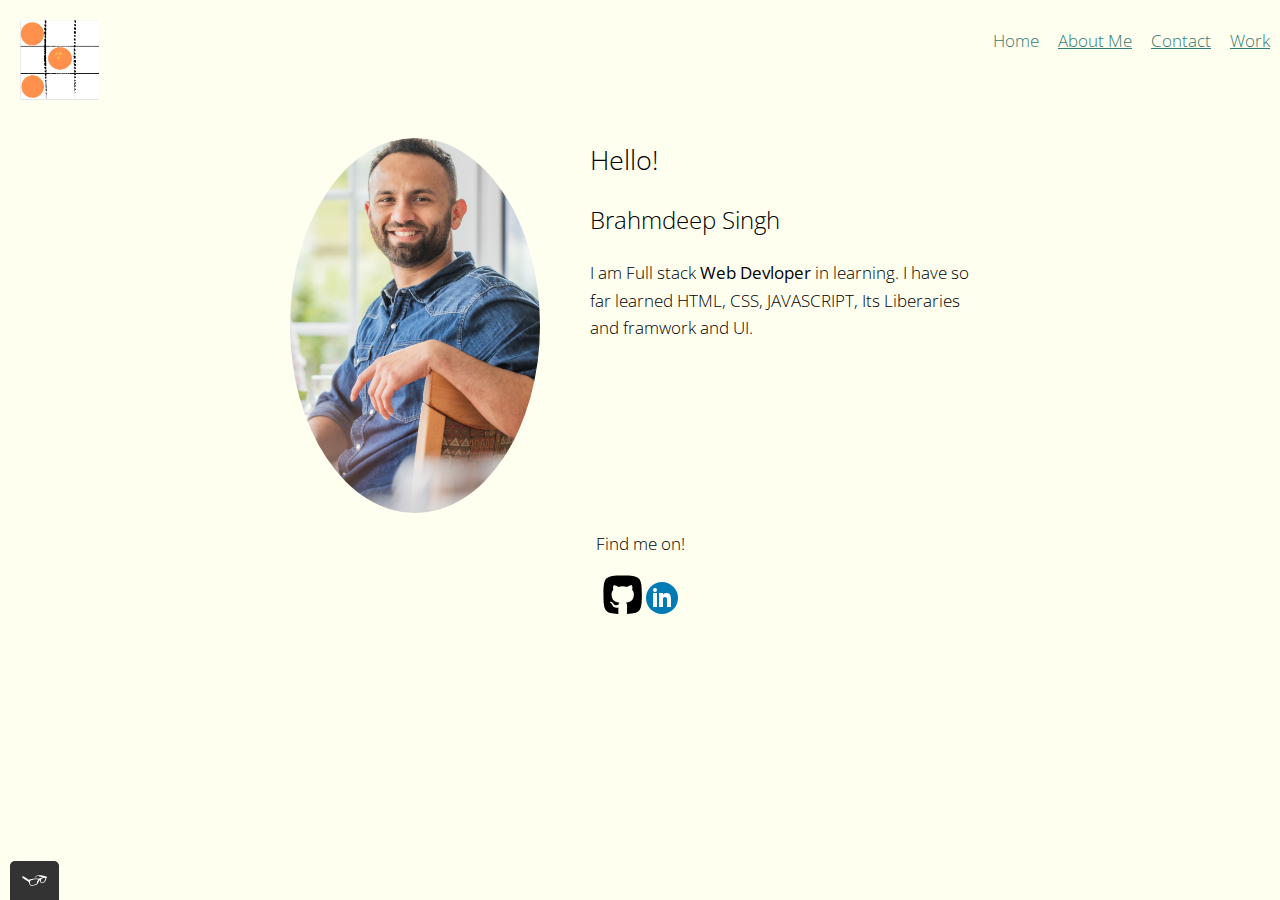
<file: index.html>
<!DOCTYPE html>
<html lang="en">
<head>
  <meta charset="utf-8">
  <meta name="viewport" content="width=device-width, initial-scale=1">
  <link rel="shortcut icon" type="img/png" href="img/favicon-32x32.png">
  <link rel="preconnect" href="https://fonts.googleapis.com"> <!-- link for font selection-->
<link rel="preconnect" href="https://fonts.gstatic.com" crossorigin>
<link href="https://fonts.googleapis.com/css2?family=Open+Sans:wght@300&display=swap" rel="stylesheet">
  <link rel="stylesheet" type="text/css" href="css/normalize.css"><!--Link for normalizer-->
  <link rel="stylesheet" type="text/css" href="css/style.production.css">
<title>Brahmdeep Singh's Portfoilio</title>
</head>
<body>
  <header  class="page-header">
    <a href="index.html">
            <img alt="Qries" src="img/Brahmslogo.png" class ="logo"></a>
      <!-- <img src="img/Brahmslogo.png" alt="logo" class="logo"> -->
    <nav class="main-navigation page-header__item">
      <ul role="menubar" class="navigation-list">
        <li role="presentation">
          <a href="index.html" role="menuitem" class="navigation-list__item navigation-list__item--active">Home</a>
        </li>
        <li role="presentation">
          <a href="about.html" role="menuitem" class="navigation-list__item">About Me</a>
        </li>
        <li role="presentation">
          <a href="contact.html" role="menuitem" class="navigation-list__item">Contact</a>
        </li>
        <li role="presentation">
            <a href="work.html" role="menuitem" class="navigation-list__item">Work</a>
         </li>
      </ul>
    </nav>
  </header>
<main class="profile">
  <img src="img/bs.jpg" class="profile__portrait" alt="Picture of Brahmdeep">
<section>
  <h1> Hello!</h1>
  <h2>Brahmdeep Singh</h2>
<p>
  I am Full stack <strong>Web Devloper</strong> in learning.
  I have so far learned HTML, CSS, JAVASCRIPT, Its Liberaries and framwork and UI.
</p>
</section>
</main>
<footer class="page-footer">
  <p> Find me on!</p>
  <div class="social-media">
  <a href="https://github.com/BrahmBE3"><img src="img/4747499_github_icon.svg" alt="githublink"></a>
  <a href="https://www.linkedin.com/in/brahmdeep-singh-8a55a6210/"><img src="img/317750_linkedin_icon.svg" alt="linkedinlink"></a>

</div>
</footer>
<script src="js/tota11y.min.js"></script>
</body>
</html>
</file>
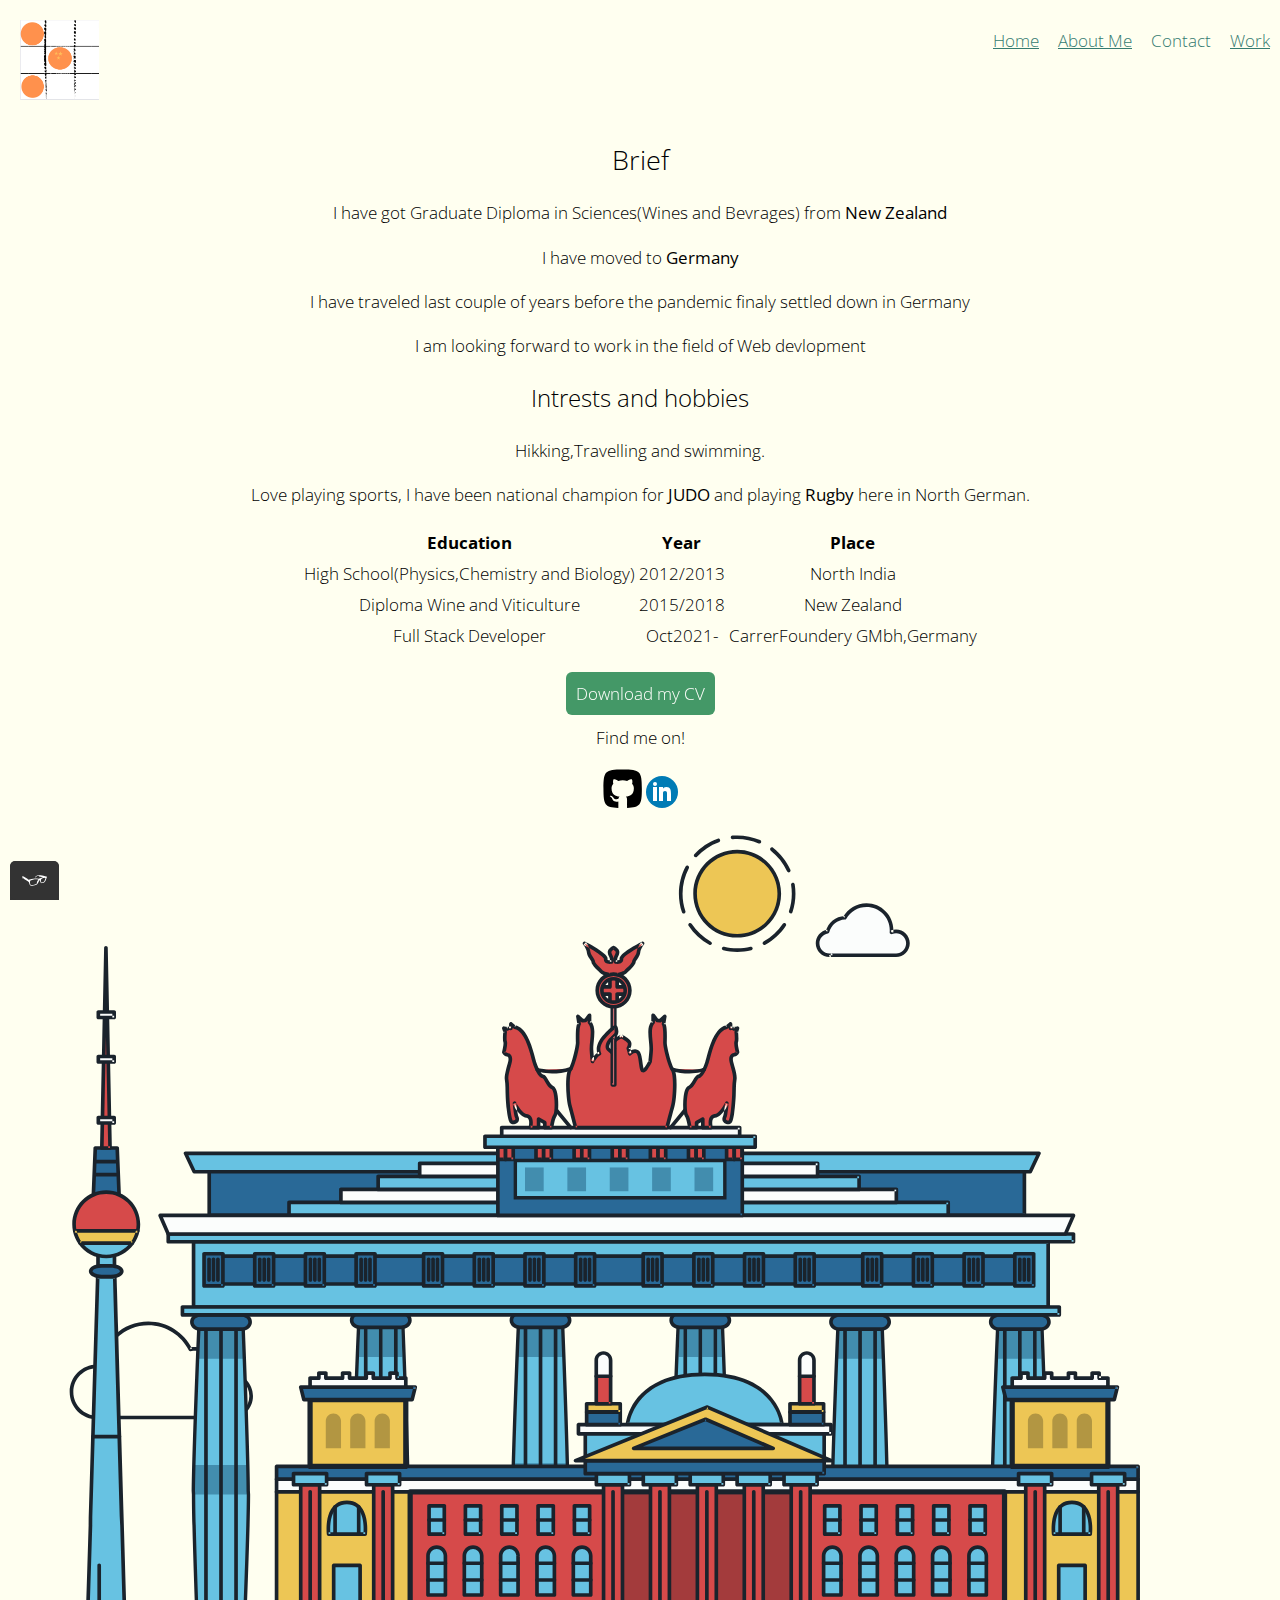
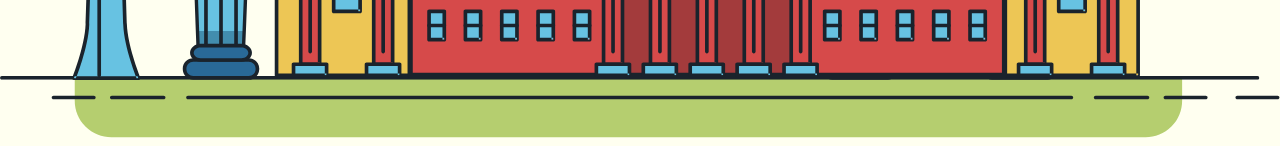
<file: about.html>
<!DOCTYPE html>
<html lang="en">
<head>
  <meta charset="utf-8">
  <meta name="viewport" content="width=device-width, initial-scale=1">
  <link rel="shortcut icon" type="img/png" href="img/favicon-32x32.png">
  <link rel="preconnect" href="https://fonts.googleapis.com">
<link rel="preconnect" href="https://fonts.gstatic.com" crossorigin>
<link href="https://fonts.googleapis.com/css2?family=Open+Sans:wght@300&display=swap" rel="stylesheet">
  <link rel="stylesheet" type="text/css" href="css/normalize.css">
  <link rel="stylesheet" type="text/css" href="css/style.production.css">
<title>About</title>
</head>
<body>
  <header  class="page-header">
    <a href="index.html">
            <img alt="Qries" src="img/Brahmslogo.png" class ="logo">
         </a>
      <!-- <img src="img/Brahmslogo.png" alt="logo" class="logo"> -->
      <nav class="main-navigation page-header__item">
        <ul role="menubar" class="navigation-list">
          <li role="presentation">
            <a href="index.html" role="menuitem" class="navigation-list__item">Home</a>
          </li>
          <li role="presentation">
            <a href="about.html" role="menuitem" class="navigation-list__item">About Me</a>
          </li>
          <li role="presentation">
            <a href="contact.html" role="menuitem" class="navigation-list__item navigation-list__item--active">Contact</a>
          </li>
          <li role="presentation">
              <a href="work.html" role="menuitem" class="navigation-list__item">Work</a>
           </li>
        </ul>
      </nav>
  </header>
  <main class="about-me">
    <h1>Brief</h1>
    <p>I have got Graduate Diploma in Sciences(Wines and Bevrages) from <strong>New Zealand</strong></p>
    <p>I have moved to <strong>Germany</strong></p>
    <p>I have traveled last couple of years before the pandemic finaly settled down in Germany</p>
    <p>I am looking forward to work in the field of Web devlopment</p>
    <h2>Intrests and hobbies</h2>
    <p>Hikking,Travelling and swimming.</p>
    <p>Love playing sports, I have been national champion for <strong>JUDO</strong> and  playing <strong>Rugby</strong> here in North German.</p>
   <table id="about-table">
    <thead>
      <tr>
        <th>Education</th>
        <th>Year</th>
        <th>Place</th>
      </tr>
    </thead>
    <tbody>
      <tr>
        <td>High School(Physics,Chemistry and Biology)</td>
        <td>2012/2013</td>
        <td>North India</td>
      </tr>
      <tr>
        <td>Diploma Wine and Viticulture</td>
        <td>2015/2018</td>
        <td>New Zealand</td>
      </tr>
      <tr>
        <td>Full Stack Developer</td>
          <td>Oct2021-</td>
          <td>CarrerFoundery GMbh,Germany</td>
      </tr>
    </tbody>
   </table>
   <br>
   <a href="files/CVproject.pdf" class="button" download>Download my CV</a>
   </main>
   <footer class="page-footer">
     <p>Find me on!</p>
     <div class="social-media">
     <a href="https://github.com/BrahmBE3"><img src="img/4747499_github_icon.svg" alt="githublink"></a>
     <a href="https://www.linkedin.com/in/brahmdeep-singh-8a55a6210/"><img src="img/317750_linkedin_icon.svg" alt="linkedinlink"></a>
<svg id="about-picture" xmlns="http://www.w3.org/2000/svg" class="berlin-illustration" height="auto" viewBox="0 0 700 505" xmlns:xlink="http://www.w3.org/1999/xlink">
             <defs>
                 <polygon id="a" points=".06 231.917 .06 .929 688.717 .929 688.717 231.917"></polygon>
             </defs>
             <g fill="none" fill-rule="evenodd">
               <g transform="translate(0 241)" class="cloud-front">
               <path fill="#1A232C" d="M87.602,29 L87.602,28 C87.326,28.001 87.103,28.024 86.927,28.033 L86.979,29.031 L87.947,28.78 C85.741,20.282 78.041,14.002 68.852,14 C67.858,14 66.904,14.096 65.98,14.231 L66.125,15.22 L67.019,14.772 C62.626,6.015 53.567,0.001 43.102,0 C29.041,0.002 17.524,10.848 16.443,24.632 L17.44,24.71 L17.606,23.724 C16.803,23.589 15.969,23.5 15.102,23.5 C6.817,23.501 0.102,30.215 0.102,38.5 C0.102,46.785 6.817,53.499 15.102,53.5 L87.602,53.5 C94.644,53.499 100.351,47.792 100.352,40.75 C100.351,33.708 94.644,28.001 87.602,28 L87.602,30 C90.573,30 93.254,31.202 95.203,33.149 C97.15,35.097 98.351,37.778 98.352,40.75 C98.351,43.722 97.15,46.403 95.203,48.351 C93.254,50.298 90.573,51.5 87.602,51.5 L15.102,51.5 C11.509,51.5 8.265,50.046 5.909,47.692 C3.555,45.337 2.102,42.093 2.102,38.5 C2.102,34.907 3.555,31.663 5.909,29.308 C8.265,26.954 11.509,25.5 15.102,25.5 C15.831,25.5 16.553,25.575 17.273,25.697 C17.551,25.743 17.832,25.672 18.055,25.499 C18.277,25.325 18.414,25.07 18.436,24.789 C19.436,12.04 30.094,1.998 43.102,2 C52.786,1.999 61.163,7.564 65.231,15.669 C65.425,16.055 65.842,16.272 66.27,16.21 C67.132,16.084 67.988,16 68.852,16 C77.108,15.998 84.027,21.647 86.011,29.283 C86.13,29.741 86.557,30.054 87.031,30.03 C87.27,30.017 87.457,29.999 87.602,30 L87.602,29" transform="translate(38 36)"></path>
                 </g>
                 <path fill="#B5CE6F" d="M646.484,484.382 C646.484,489.501 644.531,494.62 640.627,498.525 C636.722,502.43 631.603,504.382 626.484,504.382 L60.873,504.382 C55.754,504.382 50.636,502.43 46.731,498.525 C42.826,494.62 40.873,489.501 40.873,484.382 L40.873,471.917 L646.484,471.917 L646.484,484.382"></path>
                 <polyline fill="#67C2E2" points="334.824 185.029 101.449 185.029 106.209 195.08 563.438 195.08 568.2 185.029 334.824 185.029"></polyline>
                 <path fill="#1A232C" d="M334.824,185.029 L334.824,184.029 L101.449,184.029 C101.104,184.029 100.788,184.203 100.604,184.494 C100.42,184.785 100.398,185.146 100.545,185.457 L105.306,195.508 C105.471,195.856 105.824,196.079 106.209,196.079 L563.438,196.079 C563.824,196.079 564.177,195.856 564.342,195.508 L569.104,185.457 C569.251,185.146 569.229,184.785 569.045,184.494 C568.861,184.203 568.544,184.029 568.2,184.029 L334.824,184.029 L334.824,186.029 L566.62,186.029 L562.806,194.08 L106.842,194.08 L103.029,186.029 L334.824,186.029 L334.824,185.029"></path>
                 <polygon fill="#296997" points="114.416 218.974 560.222 218.974 560.222 195.08 114.416 195.08"></polygon>
                 <path fill="#1A232C" d="M560.222,218.974 L560.222,217.974 L115.416,217.974 L115.416,196.079 L559.222,196.079 L559.222,218.974 L560.222,218.974 L560.222,217.974 L560.222,218.974 L561.222,218.974 L561.222,195.08 C561.222,194.816 561.115,194.559 560.929,194.372 C560.742,194.186 560.485,194.08 560.222,194.08 L114.416,194.08 C114.152,194.08 113.895,194.186 113.708,194.372 C113.522,194.559 113.416,194.816 113.416,195.08 L113.416,218.974 C113.416,219.237 113.522,219.495 113.708,219.681 C113.895,219.867 114.152,219.974 114.416,219.974 L560.222,219.974 C560.485,219.974 560.742,219.867 560.929,219.681 C561.115,219.495 561.222,219.237 561.222,218.974 L560.222,218.974"></path>
                 <polygon fill="#67C2E2" points="105.85 269.08 573.225 269.08 573.225 233.398 105.85 233.398"></polygon>
                 <path fill="#1A232C" d="M573.225,233.398 L573.225,232.398 L105.85,232.398 C105.587,232.398 105.329,232.505 105.143,232.691 C104.957,232.877 104.85,233.134 104.85,233.398 L104.85,269.08 C104.85,269.344 104.957,269.601 105.143,269.788 C105.329,269.974 105.587,270.08 105.85,270.08 L573.225,270.08 C573.488,270.08 573.745,269.974 573.932,269.788 C574.118,269.601 574.225,269.344 574.225,269.08 L574.225,233.398 C574.225,233.134 574.118,232.877 573.932,232.691 C573.745,232.505 573.488,232.398 573.225,232.398 L573.225,233.398 L572.225,233.398 L572.225,268.08 L106.85,268.08 L106.85,234.398 L573.225,234.398 L573.225,233.398 L572.225,233.398 L573.225,233.398"></path>
                 <polygon fill="#296997" points="116.751 256.508 562.557 256.508 562.557 241.243 116.751 241.243"></polygon>
                 <path fill="#1A232C" d="M562.557,256.508 L562.557,255.508 L117.75,255.508 L117.75,242.243 L561.557,242.243 L561.557,256.508 L562.557,256.508 L562.557,255.508 L562.557,256.508 L563.557,256.508 L563.557,241.243 C563.557,240.979 563.45,240.722 563.264,240.535 C563.078,240.349 562.82,240.243 562.557,240.243 L116.75,240.243 C116.487,240.243 116.23,240.349 116.043,240.535 C115.857,240.722 115.751,240.979 115.751,241.243 L115.751,256.508 C115.751,256.771 115.857,257.029 116.043,257.215 C116.23,257.401 116.487,257.508 116.751,257.508 L562.557,257.508 C562.82,257.508 563.077,257.401 563.264,257.215 C563.45,257.029 563.557,256.771 563.557,256.508 L562.557,256.508"></path>
                 <polygon fill="#67C2E2" points="158.07 218.974 518.563 218.974 518.563 211.858 158.07 211.858"></polygon>
                 <path fill="#1A232C" d="M518.563,211.858 L518.563,210.858 L158.07,210.858 C157.807,210.858 157.549,210.964 157.363,211.151 C157.177,211.337 157.07,211.594 157.07,211.858 L157.07,218.974 C157.07,219.237 157.177,219.495 157.363,219.681 C157.549,219.867 157.807,219.974 158.07,219.974 L518.563,219.974 C518.826,219.974 519.083,219.867 519.27,219.681 C519.456,219.495 519.562,219.237 519.562,218.974 L519.562,211.858 C519.562,211.594 519.456,211.337 519.27,211.151 C519.083,210.964 518.826,210.858 518.563,210.858 L518.563,211.858 L517.563,211.858 L517.563,217.974 L159.07,217.974 L159.07,212.858 L518.563,212.858 L518.563,211.858 L517.563,211.858 L518.563,211.858"></path>
                 <polygon fill="#FBFDFC" points="186.438 211.858 490.194 211.858 490.194 204.741 186.438 204.741"></polygon>
                 <path fill="#1A232C" d="M490.194,204.741 L490.194,203.741 L186.438,203.741 C186.175,203.741 185.917,203.848 185.731,204.034 C185.545,204.221 185.438,204.478 185.438,204.741 L185.438,211.858 C185.438,212.121 185.545,212.379 185.731,212.565 C185.917,212.751 186.175,212.858 186.438,212.858 L490.194,212.858 C490.458,212.858 490.715,212.751 490.902,212.565 C491.088,212.379 491.194,212.121 491.194,211.858 L491.194,204.741 C491.194,204.478 491.088,204.221 490.902,204.034 C490.715,203.848 490.458,203.741 490.194,203.741 L490.194,204.741 L489.194,204.741 L489.194,210.858 L187.438,210.858 L187.438,205.741 L490.194,205.741 L490.194,204.741 L489.194,204.741 L490.194,204.741"></path>
                 <polygon fill="#67C2E2" points="206.805 204.741 469.828 204.741 469.828 197.624 206.805 197.624"></polygon>
                 <path fill="#1A232C" d="M469.828,197.624 L469.828,196.624 L206.805,196.624 C206.541,196.624 206.284,196.731 206.098,196.917 C205.911,197.103 205.805,197.361 205.805,197.624 L205.805,204.741 C205.805,205.005 205.911,205.262 206.098,205.449 C206.284,205.635 206.541,205.741 206.805,205.741 L469.828,205.741 C470.091,205.741 470.349,205.635 470.535,205.449 C470.722,205.262 470.828,205.005 470.828,204.741 L470.828,197.624 C470.828,197.361 470.722,197.103 470.535,196.917 C470.349,196.731 470.091,196.624 469.828,196.624 L469.828,197.624 L468.828,197.624 L468.828,203.741 L207.805,203.741 L207.805,198.624 L469.828,198.624 L469.828,197.624 L468.828,197.624 L469.828,197.624"></path>
                 <polygon fill="#FBFDFC" points="229.521 197.624 447.111 197.624 447.111 190.509 229.521 190.509"></polygon>
                 <path fill="#1A232C" d="M447.111,190.509 L447.111,189.509 L229.521,189.509 C229.258,189.509 229,189.616 228.814,189.802 C228.628,189.988 228.521,190.246 228.521,190.509 L228.521,197.624 C228.521,197.888 228.628,198.145 228.814,198.332 C229,198.518 229.258,198.624 229.521,198.624 L447.111,198.624 C447.375,198.624 447.632,198.518 447.818,198.332 C448.005,198.145 448.111,197.888 448.111,197.624 L448.111,190.509 C448.111,190.246 448.005,189.988 447.818,189.802 C447.632,189.616 447.375,189.509 447.111,189.509 L447.111,190.509 L446.111,190.509 L446.111,196.624 L230.521,196.624 L230.521,191.509 L447.111,191.509 L447.111,190.509 L446.111,190.509 L447.111,190.509"></path>
                 <path fill="#67C2E2" d="M135.607,355.447 C135.163,337.766 134.264,313.326 133.648,297.387 C133.274,287.721 133.004,281.18 133.004,281.18 L108.722,281.18 C108.722,281.18 108.452,287.721 108.079,297.387 C107.462,313.326 106.563,337.766 106.119,355.447 C105.953,362.059 105.85,367.732 105.85,371.653 L105.85,371.654 C105.85,386.117 107.243,424.332 108.089,446.189 C108.457,455.706 108.722,462.126 108.722,462.126 L133.004,462.126 C133.004,462.126 133.269,455.706 133.637,446.189 C134.482,424.332 135.876,386.117 135.876,371.654 L135.876,371.653 C135.876,367.732 135.773,362.059 135.607,355.447"></path>
                 <path fill="#428DAE" d="M133.648 297.387L108.079 297.387C108.452 287.721 108.722 281.18 108.722 281.18L133.004 281.18C133.004 281.18 133.274 287.721 133.648 297.387M135.876 371.654L105.85 371.654 105.85 371.653C105.85 367.732 105.953 362.059 106.119 355.447L135.607 355.447C135.773 362.059 135.876 367.732 135.876 371.653L135.876 371.654M133.004 462.126L108.722 462.126C108.722 462.126 108.457 455.706 108.089 446.189L133.637 446.189C133.269 455.706 133.004 462.126 133.004 462.126"></path>
                 <path fill="#1A232C" d="M109.612,461.199 L132.114,461.199 C132.447,453.007 134.949,390.886 134.949,371.653 C134.949,352.42 132.447,290.299 132.114,282.108 L109.612,282.108 C109.279,290.299 106.778,352.42 106.778,371.653 C106.778,390.886 109.279,453.007 109.612,461.199 Z M133.895,463.054 L107.832,463.054 L107.794,462.164 C107.766,461.466 104.922,392.193 104.922,371.653 C104.922,351.114 107.766,281.839 107.794,281.142 L107.832,280.252 L133.895,280.252 L133.931,281.142 C133.96,281.839 136.804,351.114 136.804,371.653 C136.804,392.193 133.96,461.466 133.931,462.164 L133.895,463.054 L133.895,463.054 Z"></path>
                 <path fill="#1A232C" d="M111.638 281.18L111.638 462.126C111.638 462.679 112.086 463.126 112.638 463.126 113.19 463.126 113.638 462.679 113.638 462.126L113.638 281.18C113.638 280.628 113.19 280.18 112.638 280.18 112.086 280.18 111.638 280.628 111.638 281.18M119.863 281.18L119.863 462.126C119.863 462.679 120.311 463.126 120.863 463.126 121.416 463.126 121.863 462.679 121.863 462.126L121.863 281.18C121.863 280.628 121.416 280.18 120.863 280.18 120.311 280.18 119.863 280.628 119.863 281.18M128.088 281.18L128.088 462.126C128.088 462.679 128.536 463.126 129.088 463.126 129.64 463.126 130.088 462.679 130.088 462.126L130.088 281.18C130.088 280.628 129.64 280.18 129.088 280.18 128.536 280.18 128.088 280.628 128.088 281.18"></path>
                 <path fill="#296997" d="M136.79,277.265 C136.79,279.418 134.675,281.18 132.09,281.18 L109.636,281.18 C107.051,281.18 104.936,279.418 104.936,277.265 C104.936,275.111 107.051,273.349 109.636,273.349 L132.09,273.349 C134.675,273.349 136.79,275.111 136.79,277.265"></path>
                 <path fill="#1A232C" d="M136.79,277.265 L135.79,277.265 C135.789,278.005 135.433,278.704 134.769,279.262 C134.109,279.814 133.155,280.181 132.09,280.18 L109.636,280.18 C108.571,280.181 107.617,279.814 106.956,279.262 C106.293,278.704 105.936,278.005 105.936,277.265 C105.936,276.524 106.293,275.825 106.957,275.267 C107.617,274.715 108.571,274.348 109.636,274.349 L132.09,274.349 C133.155,274.348 134.109,274.716 134.769,275.267 C135.433,275.825 135.789,276.524 135.79,277.265 L137.79,277.265 C137.791,275.851 137.09,274.593 136.049,273.731 C135.006,272.863 133.61,272.35 132.09,272.349 L109.636,272.349 C108.116,272.35 106.72,272.863 105.676,273.731 C104.636,274.593 103.935,275.851 103.936,277.265 C103.935,278.678 104.636,279.937 105.677,280.798 C106.72,281.666 108.116,282.179 109.636,282.18 L132.09,282.18 C133.61,282.179 135.006,281.666 136.049,280.798 C137.09,279.937 137.791,278.678 137.79,277.265 L136.79,277.265"></path>
                 <path fill="#296997" d="M140.775,467.217 C140.775,469.803 138.661,471.917 136.076,471.917 L105.65,471.917 C103.065,471.917 100.951,469.803 100.951,467.217 L100.951,466.825 C100.951,464.241 103.065,462.126 105.65,462.126 L136.076,462.126 C138.661,462.126 140.775,464.241 140.775,466.825 L140.775,467.217"></path>
                 <path fill="#1A232C" d="M140.775,467.217 L139.775,467.217 C139.775,468.235 139.361,469.155 138.688,469.83 C138.013,470.503 137.093,470.917 136.076,470.917 L105.65,470.917 C104.633,470.917 103.713,470.504 103.038,469.83 C102.365,469.155 101.951,468.235 101.951,467.217 L101.951,466.825 C101.951,465.808 102.365,464.889 103.038,464.214 C103.713,463.54 104.633,463.127 105.65,463.126 L136.076,463.126 C137.093,463.127 138.013,463.54 138.688,464.214 C139.362,464.889 139.775,465.808 139.775,466.825 L139.775,467.217 L141.775,467.217 L141.775,466.825 C141.772,463.684 139.217,461.13 136.076,461.126 L105.65,461.126 C102.509,461.13 99.955,463.684 99.951,466.825 L99.951,467.217 C99.954,470.36 102.509,472.914 105.65,472.917 L136.076,472.917 C139.217,472.914 141.772,470.36 141.775,467.217 L140.775,467.217"></path>
                 <path fill="#296997" d="M136.79,458.208 C136.79,460.363 134.675,462.126 132.09,462.126 L109.636,462.126 C107.051,462.126 104.936,460.363 104.936,458.208 C104.936,456.057 107.051,454.292 109.636,454.292 L132.09,454.292 C134.675,454.292 136.79,456.057 136.79,458.208"></path>
                 <path fill="#1A232C" d="M136.79,458.208 L135.79,458.208 C135.789,458.949 135.432,459.649 134.769,460.207 C134.108,460.76 133.154,461.128 132.09,461.126 L109.636,461.126 C108.572,461.128 107.617,460.76 106.957,460.207 C106.293,459.649 105.936,458.949 105.936,458.208 C105.936,457.47 106.293,456.77 106.957,456.212 C107.617,455.659 108.572,455.291 109.636,455.292 L132.09,455.292 C133.154,455.291 134.108,455.659 134.769,456.212 C135.433,456.77 135.789,457.47 135.79,458.208 L137.79,458.208 C137.791,456.796 137.09,455.538 136.05,454.675 C135.006,453.808 133.61,453.294 132.09,453.292 L109.636,453.292 C108.115,453.294 106.719,453.808 105.676,454.675 C104.636,455.538 103.935,456.796 103.936,458.208 C103.935,459.622 104.636,460.881 105.676,461.743 C106.72,462.611 108.116,463.125 109.636,463.126 L132.09,463.126 C133.61,463.125 135.006,462.611 136.05,461.743 C137.09,460.881 137.791,459.622 137.79,458.208 L136.79,458.208"></path>
                 <path fill="#67C2E2" d="M572.471,355.447 C572.025,337.766 571.126,313.326 570.51,297.387 C570.137,287.721 569.867,281.18 569.867,281.18 L545.585,281.18 C545.585,281.18 545.315,287.721 544.942,297.387 C544.326,313.326 543.427,337.766 542.981,355.447 C542.815,362.059 542.713,367.732 542.713,371.653 L542.713,371.654 C542.713,386.117 544.107,424.332 544.952,446.189 C545.32,455.706 545.585,462.126 545.585,462.126 L569.867,462.126 C569.867,462.126 570.132,455.706 570.499,446.189 C571.346,424.332 572.739,386.117 572.739,371.654 L572.739,371.653 C572.739,367.732 572.637,362.059 572.471,355.447"></path>
                 <path fill="#428DAE" d="M569.582 297.387L566.951 297.387 566.951 282.108 568.977 282.108C569.063 284.206 569.29 289.841 569.582 297.387M564.951 297.387L545.871 297.387C546.162 289.841 546.39 284.206 546.476 282.108L564.951 282.108 564.951 297.387M571.8 369.187L566.951 369.187 566.951 356.265 571.562 356.265C571.685 361.272 571.771 365.701 571.8 369.187M564.951 369.187L543.653 369.187C543.684 365.512 543.777 360.79 543.912 355.447L553.551 355.447 553.551 356.265 564.951 356.265 564.951 369.187"></path>
                 <path fill="#1A232C" d="M546.476,461.199 L568.977,461.199 C569.31,453.007 571.812,390.886 571.812,371.653 C571.812,352.42 569.31,290.299 568.977,282.108 L546.476,282.108 C546.142,290.299 543.642,352.42 543.642,371.653 C543.642,390.886 546.142,453.007 546.476,461.199 M570.758,463.054 L544.694,463.054 L544.658,462.164 C544.629,461.466 541.785,392.193 541.785,371.653 C541.785,351.114 544.629,281.839 544.658,281.142 L544.694,280.252 L570.758,280.252 L570.795,281.142 C570.823,281.839 573.667,351.114 573.667,371.653 C573.667,392.193 570.823,461.466 570.795,462.164 L570.758,463.054"></path>
                 <path fill="#1A232C" d="M548.501 281.18L548.501 462.126C548.501 462.679 548.949 463.126 549.501 463.126 550.053 463.126 550.501 462.679 550.501 462.126L550.501 281.18C550.501 280.628 550.053 280.18 549.501 280.18 548.949 280.18 548.501 280.628 548.501 281.18M556.727 281.18L556.727 462.126C556.727 462.679 557.174 463.126 557.727 463.126 558.279 463.126 558.727 462.679 558.727 462.126L558.727 281.18C558.727 280.628 558.279 280.18 557.727 280.18 557.174 280.18 556.727 280.628 556.727 281.18M564.951 281.18L564.951 462.126C564.951 462.679 565.399 463.126 565.951 463.126 566.503 463.126 566.951 462.679 566.951 462.126L566.951 281.18C566.951 280.628 566.503 280.18 565.951 280.18 565.399 280.18 564.951 280.628 564.951 281.18"></path>
                 <path fill="#296997" d="M573.653,277.265 C573.653,279.418 571.537,281.18 568.953,281.18 L546.499,281.18 C543.915,281.18 541.799,279.418 541.799,277.265 C541.799,275.111 543.915,273.349 546.499,273.349 L568.953,273.349 C571.537,273.349 573.653,275.111 573.653,277.265"></path>
                 <path fill="#1A232C" d="M573.653,277.265 L572.653,277.265 C572.653,278.005 572.296,278.704 571.632,279.262 C570.972,279.814 570.017,280.181 568.953,280.18 L546.499,280.18 C545.435,280.181 544.48,279.814 543.82,279.262 C543.156,278.704 542.8,278.005 542.799,277.265 C542.8,276.525 543.156,275.825 543.82,275.267 C544.481,274.715 545.435,274.348 546.499,274.349 L568.953,274.349 C570.017,274.348 570.972,274.715 571.632,275.267 C572.296,275.825 572.653,276.525 572.653,277.265 L574.653,277.265 C574.654,275.851 573.953,274.593 572.912,273.731 C571.869,272.863 570.473,272.35 568.953,272.349 L546.499,272.349 C544.979,272.35 543.583,272.863 542.54,273.731 C541.499,274.593 540.798,275.851 540.799,277.265 C540.798,278.679 541.499,279.937 542.54,280.798 C543.583,281.666 544.979,282.179 546.499,282.18 L568.953,282.18 C570.473,282.179 571.869,281.666 572.912,280.798 C573.953,279.937 574.654,278.679 574.653,277.265 L573.653,277.265"></path>
                 <path fill="#296997" d="M577.639,467.217 C577.639,469.803 575.524,471.917 572.938,471.917 L542.514,471.917 C539.929,471.917 537.813,469.803 537.813,467.217 L537.813,466.825 C537.813,464.241 539.929,462.126 542.514,462.126 L572.938,462.126 C575.524,462.126 577.639,464.241 577.639,466.825 L577.639,467.217"></path>
                 <path fill="#1A232C" d="M577.639,467.217 L576.639,467.217 C576.638,468.235 576.225,469.155 575.551,469.83 C574.876,470.503 573.956,470.917 572.938,470.917 L542.514,470.917 C541.497,470.917 540.576,470.503 539.901,469.83 C539.227,469.155 538.814,468.234 538.813,467.217 L538.813,466.825 C538.814,465.808 539.227,464.889 539.901,464.214 C540.576,463.54 541.497,463.127 542.514,463.126 L572.938,463.126 C573.956,463.127 574.876,463.54 575.551,464.214 C576.225,464.888 576.638,465.808 576.639,466.825 L576.639,467.217 L578.639,467.217 L578.639,466.825 C578.635,463.684 576.081,461.13 572.938,461.126 L542.514,461.126 C539.372,461.13 536.817,463.684 536.813,466.825 L536.813,467.217 C536.817,470.36 539.372,472.914 542.514,472.917 L572.938,472.917 C576.081,472.914 578.635,470.359 578.639,467.217 L577.639,467.217"></path>
                 <path fill="#296997" d="M573.653,458.208 C573.653,460.363 571.537,462.126 568.953,462.126 L546.499,462.126 C543.915,462.126 541.799,460.363 541.799,458.208 C541.799,456.057 543.915,454.292 546.499,454.292 L568.953,454.292 C571.537,454.292 573.653,456.057 573.653,458.208"></path>
                 <path fill="#1A232C" d="M573.653,458.208 L572.653,458.208 C572.653,458.949 572.296,459.649 571.632,460.207 C570.971,460.76 570.017,461.128 568.953,461.126 L546.499,461.126 C545.435,461.128 544.481,460.76 543.82,460.207 C543.157,459.649 542.799,458.949 542.799,458.208 C542.799,457.47 543.156,456.77 543.82,456.212 C544.481,455.659 545.435,455.291 546.499,455.292 L568.953,455.292 C570.017,455.291 570.971,455.659 571.632,456.212 C572.296,456.77 572.653,457.47 572.653,458.208 L574.653,458.208 C574.654,456.796 573.953,455.538 572.912,454.675 C571.869,453.808 570.473,453.294 568.953,453.292 L546.499,453.292 C544.979,453.294 543.583,453.808 542.54,454.675 C541.499,455.538 540.798,456.796 540.799,458.208 C540.798,459.622 541.499,460.881 542.54,461.743 C543.583,462.611 544.979,463.125 546.499,463.126 L568.953,463.126 C570.473,463.125 571.869,462.611 572.912,461.743 C573.953,460.881 574.654,459.622 574.653,458.208 L573.653,458.208"></path>
                 <path fill="#67C2E2" d="M485.098,355.447 C484.654,337.766 483.753,313.326 483.137,297.387 C482.764,287.721 482.494,281.18 482.494,281.18 L458.213,281.18 C458.213,281.18 457.942,287.721 457.569,297.387 C456.953,313.326 456.055,337.766 455.608,355.447 C455.443,362.059 455.34,367.732 455.34,371.653 L455.34,371.654 C455.34,386.117 456.733,424.332 457.58,446.189 C457.948,455.706 458.213,462.126 458.213,462.126 L482.494,462.126 C482.494,462.126 482.759,455.706 483.126,446.189 C483.973,424.332 485.366,386.117 485.366,371.654 L485.366,371.653 C485.366,367.732 485.265,362.059 485.098,355.447"></path>
                 <path fill="#428DAE" d="M483.137 297.387L457.569 297.387C457.942 287.721 458.213 281.18 458.213 281.18L482.494 281.18C482.494 281.18 482.764 287.721 483.137 297.387M485.355 369.187L455.351 369.187C455.382 365.502 455.475 360.78 455.608 355.447L485.098 355.447C485.232 360.78 485.325 365.502 485.355 369.187"></path>
                 <path fill="#1A232C" d="M459.103,461.199 L481.605,461.199 C481.938,453.007 484.439,390.886 484.439,371.653 C484.439,352.42 481.938,290.299 481.605,282.108 L459.103,282.108 C458.769,290.299 456.268,352.42 456.268,371.653 C456.268,390.886 458.769,453.007 459.103,461.199 Z M483.386,463.054 L457.321,463.054 L457.285,462.164 C457.256,461.466 454.412,392.193 454.412,371.653 C454.412,351.114 457.256,281.839 457.285,281.142 L457.321,280.252 L483.386,280.252 L483.422,281.142 C483.45,281.839 486.294,351.114 486.294,371.653 C486.294,392.193 483.45,461.466 483.422,462.164 L483.386,463.054 L483.386,463.054 Z"></path>
                 <path fill="#1A232C" d="M461.128 281.18L461.128 462.126C461.128 462.679 461.576 463.126 462.128 463.126 462.68 463.126 463.128 462.679 463.128 462.126L463.128 281.18C463.128 280.628 462.68 280.18 462.128 280.18 461.576 280.18 461.128 280.628 461.128 281.18M469.354 281.18L469.354 462.126C469.354 462.679 469.801 463.126 470.354 463.126 470.906 463.126 471.354 462.679 471.354 462.126L471.354 281.18C471.354 280.628 470.906 280.18 470.354 280.18 469.801 280.18 469.354 280.628 469.354 281.18M477.578 281.18L477.578 462.126C477.578 462.679 478.026 463.126 478.578 463.126 479.13 463.126 479.578 462.679 479.578 462.126L479.578 281.18C479.578 280.628 479.13 280.18 478.578 280.18 478.026 280.18 477.578 280.628 477.578 281.18"></path>
                 <path fill="#296997" d="M486.281,277.265 C486.281,279.418 484.164,281.18 481.58,281.18 L459.126,281.18 C456.542,281.18 454.426,279.418 454.426,277.265 C454.426,275.111 456.542,273.349 459.126,273.349 L481.58,273.349 C484.164,273.349 486.281,275.111 486.281,277.265"></path>
                 <path fill="#1A232C" d="M486.281,277.265 L485.281,277.265 C485.281,278.005 484.924,278.704 484.26,279.262 C483.599,279.814 482.644,280.181 481.58,280.18 L459.126,280.18 C458.062,280.181 457.107,279.814 456.447,279.262 C455.783,278.704 455.427,278.005 455.426,277.265 C455.427,276.525 455.783,275.825 456.447,275.267 C457.108,274.715 458.062,274.348 459.126,274.349 L481.58,274.349 C482.644,274.348 483.599,274.716 484.26,275.268 C484.924,275.825 485.281,276.525 485.281,277.265 L487.281,277.265 C487.282,275.851 486.58,274.593 485.54,273.731 C484.496,272.863 483.1,272.35 481.58,272.349 L459.126,272.349 C457.606,272.35 456.21,272.863 455.167,273.731 C454.126,274.593 453.425,275.851 453.426,277.265 C453.425,278.679 454.126,279.937 455.167,280.798 C456.21,281.666 457.606,282.179 459.126,282.18 L481.58,282.18 C483.1,282.179 484.496,281.666 485.54,280.799 C486.58,279.937 487.282,278.679 487.281,277.265 L486.281,277.265"></path>
                 <path fill="#296997" d="M490.266,467.217 C490.266,469.803 488.151,471.917 485.565,471.917 L455.141,471.917 C452.556,471.917 450.44,469.803 450.44,467.217 L450.44,466.825 C450.44,464.241 452.556,462.126 455.141,462.126 L485.565,462.126 C488.151,462.126 490.266,464.241 490.266,466.825 L490.266,467.217"></path>
                 <path fill="#1A232C" d="M490.266,467.217 L489.266,467.217 C489.265,468.235 488.852,469.155 488.178,469.83 C487.503,470.503 486.583,470.917 485.565,470.917 L455.141,470.917 C454.124,470.917 453.203,470.503 452.528,469.83 C451.854,469.155 451.441,468.234 451.44,467.217 L451.44,466.825 C451.441,465.808 451.854,464.889 452.528,464.214 C453.203,463.54 454.124,463.127 455.141,463.126 L485.565,463.126 C486.583,463.127 487.503,463.54 488.178,464.214 C488.852,464.888 489.265,465.808 489.266,466.825 L489.266,467.217 L491.266,467.217 L491.266,466.825 C491.262,463.684 488.708,461.13 485.565,461.126 L455.141,461.126 C451.999,461.13 449.444,463.684 449.44,466.825 L449.44,467.217 C449.444,470.36 451.999,472.914 455.141,472.917 L485.565,472.917 C488.708,472.914 491.262,470.359 491.266,467.217 L490.266,467.217"></path>
                 <path fill="#296997" d="M486.281,458.208 C486.281,460.363 484.164,462.126 481.58,462.126 L459.126,462.126 C456.542,462.126 454.426,460.363 454.426,458.208 C454.426,456.057 456.542,454.292 459.126,454.292 L481.58,454.292 C484.164,454.292 486.281,456.057 486.281,458.208"></path>
                 <path fill="#1A232C" d="M486.281,458.208 L485.281,458.208 C485.281,458.949 484.923,459.649 484.26,460.207 C483.599,460.76 482.644,461.128 481.58,461.126 L459.126,461.126 C458.062,461.128 457.108,460.76 456.447,460.207 C455.784,459.649 455.427,458.949 455.426,458.208 C455.426,457.47 455.783,456.77 456.447,456.212 C457.108,455.659 458.062,455.291 459.126,455.292 L481.58,455.292 C482.644,455.291 483.598,455.659 484.26,456.212 C484.924,456.77 485.281,457.47 485.281,458.208 L487.281,458.208 C487.282,456.795 486.58,455.538 485.54,454.675 C484.496,453.808 483.1,453.294 481.58,453.292 L459.126,453.292 C457.606,453.294 456.21,453.808 455.167,454.675 C454.126,455.538 453.425,456.796 453.426,458.208 C453.425,459.622 454.126,460.881 455.167,461.743 C456.21,462.611 457.606,463.125 459.126,463.126 L481.58,463.126 C483.1,463.125 484.496,462.611 485.54,461.743 C486.581,460.881 487.282,459.622 487.281,458.208 L486.281,458.208"></path>
                 <path fill="#67C2E2" d="M397.726,354.466 C397.28,336.787 396.381,312.346 395.765,296.407 C395.392,286.742 395.122,280.2 395.122,280.2 L370.84,280.2 C370.84,280.2 370.57,286.742 370.197,296.407 C369.581,312.346 368.682,336.787 368.236,354.466 C368.07,361.078 367.968,366.751 367.968,370.672 L367.968,370.673 C367.968,385.136 369.361,423.352 370.207,445.208 C370.575,454.726 370.84,461.146 370.84,461.146 L395.122,461.146 C395.122,461.146 395.386,454.726 395.754,445.208 C396.601,423.352 397.994,385.136 397.994,370.673 L397.994,370.672 C397.994,366.751 397.892,361.078 397.726,354.466"></path>
                 <path fill="#428DAE" d="M394.837 296.407L392.206 296.407 392.206 281.127 394.233 281.127C394.318 283.225 394.545 288.861 394.837 296.407L394.837 296.407zM383.981 296.407L390.206 296.407 390.206 281.127 383.981 281.127 383.981 296.407zM375.756 296.407L381.98 296.407 381.98 281.127 375.756 281.127 375.756 296.407zM373.756 296.407L371.126 296.407C371.417 288.861 371.645 283.225 371.73 281.127L373.756 281.127 373.756 296.407 373.756 296.407zM397.062 369.187L392.206 369.187 392.206 354.466 396.796 354.466C396.943 360.298 397.041 365.389 397.062 369.187L397.062 369.187zM383.981 369.187L390.206 369.187 390.206 354.466 383.981 354.466 383.981 369.187zM375.756 369.187L381.98 369.187 381.98 354.466 375.756 354.466 375.756 369.187zM373.756 369.187L368.9 369.187C368.921 365.389 369.019 360.298 369.166 354.466L373.756 354.466 373.756 369.187 373.756 369.187z"></path>
                 <path fill="#1A232C" d="M371.73,460.218 L394.233,460.218 C394.565,452.027 397.066,389.906 397.066,370.672 C397.066,351.44 394.565,289.319 394.233,281.127 L371.73,281.127 C371.397,289.319 368.895,351.44 368.895,370.672 C368.895,389.906 371.397,452.027 371.73,460.218 M396.013,462.074 L369.949,462.074 L369.912,461.184 C369.884,460.486 367.04,391.212 367.04,370.672 C367.04,350.133 369.884,280.859 369.912,280.162 L369.949,279.272 L396.013,279.272 L396.05,280.162 C396.078,280.859 398.922,350.133 398.922,370.672 C398.922,391.212 396.078,460.486 396.05,461.184 L396.013,462.074"></path>
                 <path fill="#1A232C" d="M373.756 280.2L373.756 461.146C373.756 461.698 374.203 462.146 374.756 462.146 375.308 462.146 375.756 461.698 375.756 461.146L375.756 280.2C375.756 279.647 375.308 279.2 374.756 279.2 374.203 279.2 373.756 279.647 373.756 280.2M381.98 280.2L381.98 461.146C381.98 461.698 382.428 462.146 382.98 462.146 383.533 462.146 383.981 461.698 383.981 461.146L383.981 280.2C383.981 279.647 383.533 279.2 382.98 279.2 382.428 279.2 381.98 279.647 381.98 280.2M390.206 280.2L390.206 461.146C390.206 461.698 390.654 462.146 391.206 462.146 391.758 462.146 392.206 461.698 392.206 461.146L392.206 280.2C392.206 279.647 391.758 279.2 391.206 279.2 390.654 279.2 390.206 279.647 390.206 280.2"></path>
                 <path fill="#296997" d="M398.908,276.285 C398.908,278.439 396.792,280.2 394.208,280.2 L371.754,280.2 C369.17,280.2 367.053,278.439 367.053,276.285 C367.053,274.13 369.17,272.369 371.754,272.369 L394.208,272.369 C396.792,272.369 398.908,274.13 398.908,276.285"></path>
                 <path fill="#1A232C" d="M398.908,276.285 L397.908,276.285 C397.907,277.025 397.551,277.724 396.887,278.281 C396.227,278.833 395.272,279.201 394.208,279.2 L371.754,279.2 C370.69,279.201 369.735,278.833 369.074,278.281 C368.41,277.724 368.053,277.025 368.053,276.285 C368.053,275.544 368.41,274.845 369.074,274.287 C369.735,273.735 370.69,273.367 371.754,273.369 L394.208,273.369 C395.272,273.367 396.227,273.735 396.887,274.287 C397.551,274.844 397.907,275.544 397.908,276.285 L399.908,276.285 C399.909,274.871 399.208,273.612 398.167,272.75 C397.124,271.883 395.728,271.37 394.208,271.369 L371.754,271.369 C370.234,271.37 368.838,271.883 367.794,272.75 C366.754,273.612 366.052,274.871 366.053,276.285 C366.052,277.699 366.754,278.957 367.795,279.818 C368.838,280.686 370.234,281.198 371.754,281.2 L394.208,281.2 C395.728,281.198 397.123,280.686 398.167,279.818 C399.208,278.957 399.909,277.698 399.908,276.285 L398.908,276.285"></path>
                 <path fill="#296997" d="M402.894,466.237 C402.894,468.823 400.779,470.937 398.193,470.937 L367.768,470.937 C365.183,470.937 363.068,468.823 363.068,466.237 L363.068,465.844 C363.068,463.26 365.183,461.146 367.768,461.146 L398.193,461.146 C400.779,461.146 402.894,463.26 402.894,465.844 L402.894,466.237"></path>
                 <path fill="#1A232C" d="M402.894,466.237 L401.894,466.237 C401.893,467.254 401.48,468.174 400.806,468.849 C400.131,469.523 399.211,469.937 398.193,469.937 L367.768,469.937 C366.751,469.937 365.831,469.523 365.156,468.849 C364.482,468.174 364.069,467.254 364.068,466.237 L364.068,465.844 C364.069,464.828 364.482,463.908 365.156,463.233 C365.831,462.56 366.751,462.146 367.768,462.146 L398.193,462.146 C399.211,462.146 400.131,462.56 400.806,463.233 C401.48,463.908 401.893,464.828 401.894,465.844 L401.894,466.237 L403.894,466.237 L403.894,465.844 C403.89,462.703 401.336,460.15 398.193,460.146 L367.768,460.146 C364.626,460.15 362.072,462.703 362.068,465.844 L362.068,466.237 C362.072,469.379 364.626,471.933 367.768,471.937 L398.193,471.937 C401.336,471.933 403.89,469.379 403.894,466.237 L402.894,466.237"></path>
                 <path fill="#296997" d="M398.908,457.228 C398.908,459.382 396.792,461.146 394.208,461.146 L371.754,461.146 C369.17,461.146 367.053,459.382 367.053,457.228 C367.053,455.077 369.17,453.312 371.754,453.312 L394.208,453.312 C396.792,453.312 398.908,455.077 398.908,457.228"></path>
                 <path fill="#1A232C" d="M398.908,457.228 L397.908,457.228 C397.908,457.968 397.55,458.669 396.887,459.226 C396.226,459.779 395.272,460.147 394.208,460.146 L371.754,460.146 C370.69,460.147 369.736,459.779 369.074,459.226 C368.411,458.668 368.053,457.968 368.053,457.228 C368.053,456.489 368.41,455.789 369.074,455.231 C369.736,454.679 370.69,454.311 371.754,454.312 L394.208,454.312 C395.272,454.311 396.226,454.679 396.887,455.231 C397.551,455.789 397.908,456.489 397.908,457.228 L399.908,457.228 C399.909,455.815 399.208,454.557 398.167,453.695 C397.124,452.827 395.728,452.313 394.208,452.312 L371.754,452.312 C370.234,452.313 368.838,452.827 367.794,453.695 C366.754,454.557 366.052,455.815 366.053,457.228 C366.052,458.642 366.753,459.901 367.794,460.763 C368.838,461.631 370.234,462.145 371.754,462.146 L394.208,462.146 C395.728,462.145 397.124,461.631 398.167,460.763 C399.208,459.9 399.909,458.642 399.908,457.228 L398.908,457.228"></path>
                 <path fill="#67C2E2" d="M310.353,354.466 C309.908,336.787 309.009,312.346 308.393,296.407 C308.019,286.742 307.75,280.2 307.75,280.2 L283.467,280.2 C283.467,280.2 283.198,286.742 282.824,296.407 C282.208,312.346 281.309,336.787 280.864,354.466 C280.698,361.078 280.596,366.751 280.596,370.672 L280.596,370.673 C280.596,385.136 281.989,423.352 282.834,445.208 C283.202,454.726 283.467,461.146 283.467,461.146 L307.75,461.146 C307.75,461.146 308.014,454.726 308.382,445.208 C309.228,423.352 310.622,385.136 310.622,370.673 L310.622,370.672 C310.622,366.751 310.518,361.078 310.353,354.466"></path>
                 <path fill="#428DAE" d="M308.393 296.407L282.824 296.407C283.198 286.742 283.467 280.2 283.467 280.2L307.75 280.2C307.75 280.2 308.019 286.742 308.393 296.407M310.617 369.187L280.6 369.187C280.621 365.377 280.718 360.285 280.864 354.466L310.353 354.466C310.498 360.285 310.596 365.377 310.617 369.187"></path>
                 <path fill="#1A232C" d="M284.357,460.218 L306.86,460.218 C307.193,452.027 309.694,389.906 309.694,370.672 C309.694,351.44 307.193,289.319 306.86,281.127 L284.357,281.127 C284.024,289.319 281.523,351.44 281.523,370.672 C281.523,389.906 284.024,452.027 284.357,460.218 Z M308.639,462.074 L282.576,462.074 L282.54,461.184 C282.511,460.486 279.668,391.212 279.668,370.672 C279.668,350.133 282.511,280.859 282.54,280.162 L282.576,279.272 L308.639,279.272 L308.677,280.162 C308.706,280.859 311.549,350.133 311.549,370.672 C311.549,391.212 308.706,460.486 308.677,461.184 L308.639,462.074 L308.639,462.074 Z"></path>
                 <path fill="#1A232C" d="M286.383 280.2L286.383 461.146C286.383 461.698 286.831 462.146 287.383 462.146 287.936 462.146 288.383 461.698 288.383 461.146L288.383 280.2C288.383 279.647 287.936 279.2 287.383 279.2 286.831 279.2 286.383 279.647 286.383 280.2M294.608 280.2L294.608 461.146C294.608 461.698 295.056 462.146 295.608 462.146 296.161 462.146 296.608 461.698 296.608 461.146L296.608 280.2C296.608 279.647 296.161 279.2 295.608 279.2 295.056 279.2 294.608 279.647 294.608 280.2M302.834 280.2L302.834 461.146C302.834 461.698 303.281 462.146 303.834 462.146 304.386 462.146 304.834 461.698 304.834 461.146L304.834 280.2C304.834 279.647 304.386 279.2 303.834 279.2 303.281 279.2 302.834 279.647 302.834 280.2"></path>
                 <path fill="#296997" d="M311.535,276.285 C311.535,278.439 309.42,280.2 306.836,280.2 L284.381,280.2 C281.797,280.2 279.681,278.439 279.681,276.285 C279.681,274.13 281.797,272.369 284.381,272.369 L306.836,272.369 C309.42,272.369 311.535,274.13 311.535,276.285"></path>
                 <path fill="#1A232C" d="M311.535,276.285 L310.535,276.285 C310.534,277.025 310.177,277.724 309.514,278.282 C308.854,278.833 307.901,279.201 306.836,279.2 L284.381,279.2 C283.316,279.201 282.362,278.833 281.702,278.281 C281.038,277.724 280.681,277.025 280.681,276.285 C280.681,275.544 281.038,274.844 281.702,274.287 C282.362,273.735 283.317,273.367 284.381,273.369 L306.836,273.369 C307.9,273.367 308.854,273.735 309.514,274.287 C310.177,274.844 310.534,275.544 310.535,276.285 L312.535,276.285 C312.535,274.871 311.835,273.613 310.795,272.75 C309.751,271.883 308.356,271.37 306.836,271.369 L284.381,271.369 C282.861,271.37 281.465,271.883 280.422,272.75 C279.381,273.612 278.68,274.871 278.681,276.285 C278.68,277.698 279.381,278.957 280.422,279.818 C281.465,280.686 282.861,281.198 284.381,281.2 L306.836,281.2 C308.356,281.198 309.751,280.685 310.794,279.818 C311.835,278.956 312.535,277.698 312.535,276.285 L311.535,276.285"></path>
                 <path fill="#296997" d="M315.522,466.237 C315.522,468.823 313.407,470.937 310.821,470.937 L280.396,470.937 C277.811,470.937 275.696,468.823 275.696,466.237 L275.696,465.844 C275.696,463.26 277.811,461.146 280.396,461.146 L310.821,461.146 C313.407,461.146 315.522,463.26 315.522,465.844 L315.522,466.237"></path>
                 <path fill="#1A232C" d="M315.522,466.237 L314.522,466.237 C314.521,467.254 314.108,468.174 313.434,468.849 C312.759,469.523 311.838,469.937 310.821,469.937 L280.396,469.937 C279.379,469.937 278.458,469.523 277.783,468.849 C277.11,468.174 276.696,467.254 276.696,466.237 L276.696,465.844 C276.696,464.828 277.11,463.908 277.783,463.233 C278.458,462.56 279.379,462.146 280.396,462.146 L310.821,462.146 C311.838,462.146 312.759,462.56 313.434,463.233 C314.108,463.908 314.521,464.828 314.522,465.844 L314.522,466.237 L316.521,466.237 L316.521,465.844 C316.518,462.703 313.963,460.15 310.821,460.146 L280.396,460.146 C277.254,460.15 274.7,462.703 274.696,465.844 L274.696,466.237 C274.699,469.379 277.254,471.933 280.396,471.937 L310.821,471.937 C313.963,471.933 316.518,469.379 316.521,466.237 L315.522,466.237"></path>
                 <path fill="#296997" d="M311.535,457.228 C311.535,459.382 309.42,461.146 306.836,461.146 L284.381,461.146 C281.797,461.146 279.681,459.382 279.681,457.228 C279.681,455.077 281.797,453.312 284.381,453.312 L306.836,453.312 C309.42,453.312 311.535,455.077 311.535,457.228"></path>
                 <path fill="#1A232C" d="M311.535,457.228 L310.535,457.228 C310.534,457.969 310.177,458.669 309.514,459.227 C308.854,459.779 307.9,460.147 306.836,460.146 L284.381,460.146 C283.317,460.147 282.363,459.779 281.702,459.227 C281.038,458.669 280.681,457.968 280.681,457.228 C280.681,456.489 281.038,455.789 281.702,455.231 C282.363,454.679 283.317,454.311 284.381,454.312 L306.836,454.312 C307.9,454.311 308.854,454.679 309.514,455.231 C310.177,455.789 310.534,456.489 310.535,457.228 L312.535,457.228 C312.535,455.815 311.835,454.558 310.795,453.695 C309.752,452.827 308.356,452.313 306.836,452.312 L284.381,452.312 C282.861,452.313 281.465,452.827 280.422,453.695 C279.381,454.557 278.68,455.815 278.681,457.228 C278.68,458.642 279.381,459.9 280.422,460.763 C281.465,461.631 282.861,462.145 284.381,462.146 L306.836,462.146 C308.356,462.145 309.752,461.631 310.795,460.763 C311.835,459.9 312.535,458.641 312.535,457.228 L311.535,457.228"></path>
                 <path fill="#67C2E2" d="M222.981,354.466 C222.535,336.787 221.636,312.346 221.02,296.407 C220.647,286.742 220.377,280.2 220.377,280.2 L196.094,280.2 C196.094,280.2 195.825,286.742 195.452,296.407 C194.835,312.346 193.936,336.787 193.491,354.466 C193.325,361.078 193.223,366.751 193.223,370.672 L193.223,370.673 C193.223,385.136 194.616,423.352 195.462,445.208 C195.83,454.726 196.094,461.146 196.094,461.146 L220.377,461.146 C220.377,461.146 220.642,454.726 221.009,445.208 C221.855,423.352 223.249,385.136 223.249,370.673 L223.249,370.672 C223.249,366.751 223.146,361.078 222.981,354.466"></path>
                 <path fill="#428DAE" d="M220.091 296.407L209.236 296.407 209.236 281.127 219.487 281.127C219.573 283.225 219.8 288.861 220.091 296.407L220.091 296.407zM201.011 296.407L207.236 296.407 207.236 281.127 201.011 281.127 201.011 296.407zM199.011 296.407L196.381 296.407C196.672 288.861 196.899 283.225 196.985 281.127L199.011 281.127 199.011 296.407 199.011 296.407zM222.317 369.187L209.236 369.187 209.236 356.265 221.923 356.265 221.923 354.466 222.051 354.466C222.198 360.298 222.296 365.389 222.317 369.187L222.317 369.187zM201.011 369.187L207.236 369.187 207.236 356.265 201.011 356.265 201.011 369.187zM199.011 369.187L194.155 369.187C194.174 365.784 194.255 361.345 194.377 356.265L199.011 356.265 199.011 369.187 199.011 369.187z"></path>
                 <path fill="#1A232C" d="M196.985,460.218 L219.487,460.218 C219.82,452.027 222.321,389.906 222.321,370.672 C222.321,351.44 219.82,289.319 219.487,281.127 L196.985,281.127 C196.651,289.319 194.151,351.44 194.151,370.672 C194.151,389.906 196.651,452.027 196.985,460.218 M221.267,462.074 L195.204,462.074 L195.167,461.184 C195.138,460.486 192.295,391.212 192.295,370.672 C192.295,350.133 195.138,280.859 195.167,280.162 L195.204,279.272 L221.267,279.272 L221.305,280.162 C221.334,280.859 224.177,350.133 224.177,370.672 C224.177,391.212 221.334,460.486 221.305,461.184 L221.267,462.074"></path>
                 <path fill="#1A232C" d="M199.011 280.2L199.011 461.146C199.011 461.698 199.458 462.146 200.011 462.146 200.563 462.146 201.011 461.698 201.011 461.146L201.011 280.2C201.011 279.647 200.563 279.2 200.011 279.2 199.458 279.2 199.011 279.647 199.011 280.2M207.236 280.2L207.236 461.146C207.236 461.698 207.684 462.146 208.236 462.146 208.788 462.146 209.236 461.698 209.236 461.146L209.236 280.2C209.236 279.647 208.788 279.2 208.236 279.2 207.684 279.2 207.236 279.647 207.236 280.2M215.461 280.2L215.461 461.146C215.461 461.698 215.909 462.146 216.461 462.146 217.013 462.146 217.461 461.698 217.461 461.146L217.461 280.2C217.461 279.647 217.013 279.2 216.461 279.2 215.909 279.2 215.461 279.647 215.461 280.2"></path>
                 <path fill="#296997" d="M224.162,276.285 C224.162,278.439 222.047,280.2 219.463,280.2 L197.008,280.2 C194.424,280.2 192.308,278.439 192.308,276.285 C192.308,274.13 194.424,272.369 197.008,272.369 L219.463,272.369 C222.047,272.369 224.162,274.13 224.162,276.285"></path>
                 <path fill="#1A232C" d="M224.162,276.285 L223.162,276.285 C223.161,277.025 222.805,277.724 222.142,278.282 C221.482,278.833 220.528,279.201 219.463,279.2 L197.008,279.2 C195.944,279.201 194.99,278.833 194.329,278.281 C193.665,277.724 193.308,277.025 193.308,276.285 C193.308,275.544 193.665,274.845 194.329,274.287 C194.99,273.735 195.944,273.367 197.008,273.369 L219.463,273.369 C220.528,273.367 221.481,273.735 222.142,274.287 C222.805,274.844 223.161,275.544 223.162,276.285 L225.162,276.285 C225.163,274.871 224.462,273.613 223.422,272.75 C222.379,271.883 220.983,271.37 219.463,271.369 L197.008,271.369 C195.489,271.37 194.093,271.883 193.049,272.75 C192.008,273.612 191.307,274.871 191.308,276.285 C191.307,277.698 192.008,278.957 193.049,279.818 C194.093,280.686 195.489,281.198 197.008,281.2 L219.463,281.2 C220.983,281.198 222.379,280.686 223.422,279.818 C224.462,278.956 225.163,277.698 225.162,276.285 L224.162,276.285"></path>
                 <path fill="#296997" d="M228.149,466.237 C228.149,468.823 226.034,470.937 223.448,470.937 L193.022,470.937 C190.438,470.937 188.323,468.823 188.323,466.237 L188.323,465.844 C188.323,463.26 190.438,461.146 193.022,461.146 L223.448,461.146 C226.034,461.146 228.149,463.26 228.149,465.844 L228.149,466.237"></path>
                 <path fill="#1A232C" d="M228.149,466.237 L227.149,466.237 C227.149,467.254 226.735,468.174 226.061,468.849 C225.386,469.523 224.466,469.937 223.448,469.937 L193.022,469.937 C192.006,469.937 191.086,469.523 190.411,468.849 C189.737,468.174 189.324,467.254 189.323,466.237 L189.323,465.844 C189.324,464.828 189.737,463.908 190.411,463.233 C191.086,462.56 192.006,462.146 193.022,462.146 L223.448,462.146 C224.466,462.146 225.386,462.56 226.061,463.233 C226.735,463.908 227.149,464.828 227.149,465.844 L227.149,466.237 L229.149,466.237 L229.149,465.844 C229.145,462.703 226.59,460.15 223.448,460.146 L193.022,460.146 C189.881,460.15 187.327,462.703 187.323,465.844 L187.323,466.237 C187.327,469.379 189.881,471.933 193.022,471.937 L223.448,471.937 C226.59,471.933 229.145,469.379 229.149,466.237 L228.149,466.237"></path>
                 <path fill="#296997" d="M224.162,457.228 C224.162,459.382 222.047,461.146 219.463,461.146 L197.008,461.146 C194.424,461.146 192.308,459.382 192.308,457.228 C192.308,455.077 194.424,453.312 197.008,453.312 L219.463,453.312 C222.047,453.312 224.162,455.077 224.162,457.228"></path>
                 <path fill="#1A232C" d="M224.162,457.228 L223.162,457.228 C223.161,457.969 222.805,458.669 222.141,459.227 C221.481,459.779 220.527,460.147 219.463,460.146 L197.008,460.146 C195.944,460.147 194.99,459.779 194.329,459.227 C193.665,458.669 193.308,457.968 193.308,457.228 C193.308,456.489 193.665,455.789 194.329,455.231 C194.99,454.679 195.945,454.311 197.008,454.312 L219.463,454.312 C220.527,454.311 221.481,454.679 222.141,455.231 C222.805,455.789 223.161,456.489 223.162,457.228 L225.162,457.228 C225.163,455.815 224.462,454.557 223.422,453.695 C222.379,452.827 220.984,452.313 219.463,452.312 L197.008,452.312 C195.488,452.313 194.092,452.827 193.049,453.695 C192.008,454.557 191.307,455.815 191.308,457.228 C191.307,458.642 192.008,459.9 193.049,460.763 C194.092,461.631 195.488,462.145 197.008,462.146 L219.463,462.146 C220.983,462.145 222.379,461.631 223.422,460.763 C224.462,459.9 225.163,458.641 225.162,457.228 L224.162,457.228"></path>
                 <polygon fill="#67C2E2" points="99.774 273.349 579.301 273.349 579.301 269.08 99.774 269.08"></polygon>
                 <path fill="#1A232C" d="M579.301,273.349 L579.301,272.349 L100.774,272.349 L100.774,270.08 L578.301,270.08 L578.301,273.349 L579.301,273.349 L579.301,272.349 L579.301,273.349 L580.301,273.349 L580.301,269.08 C580.301,268.817 580.194,268.56 580.008,268.373 C579.822,268.187 579.564,268.08 579.301,268.08 L99.774,268.08 C99.511,268.08 99.254,268.187 99.067,268.373 C98.881,268.56 98.774,268.817 98.774,269.08 L98.774,273.349 C98.774,273.612 98.881,273.87 99.067,274.056 C99.254,274.242 99.511,274.349 99.774,274.349 L579.301,274.349 C579.564,274.349 579.822,274.242 580.008,274.056 C580.194,273.87 580.301,273.612 580.301,273.349 L579.301,273.349"></path>
                 <polygon fill="#67C2E2" points="92.01 233.398 587.064 233.398 587.064 229.131 92.01 229.131"></polygon>
                 <path fill="#1A232C" d="M587.064,233.398 L587.064,232.398 L93.01,232.398 L93.01,230.131 L586.064,230.131 L586.064,233.398 L587.064,233.398 L587.064,232.398 L587.064,233.398 L588.064,233.398 L588.064,229.131 C588.064,228.868 587.958,228.61 587.772,228.424 C587.585,228.238 587.328,228.131 587.064,228.131 L92.01,228.131 C91.746,228.131 91.489,228.238 91.303,228.424 C91.116,228.61 91.01,228.868 91.01,229.131 L91.01,233.398 C91.01,233.661 91.117,233.919 91.303,234.105 C91.489,234.291 91.746,234.398 92.01,234.398 L587.064,234.398 C587.328,234.398 587.585,234.291 587.771,234.105 C587.958,233.919 588.064,233.661 588.064,233.398 L587.064,233.398"></path>
                 <polyline fill="#FBFDFC" points="337.318 218.974 87.572 218.974 92.01 229.131 582.626 229.131 587.064 218.974 337.318 218.974"></polyline>
                 <path fill="#1A232C" d="M337.318,218.974 L337.318,217.974 L87.572,217.974 C87.235,217.974 86.92,218.144 86.736,218.426 C86.551,218.709 86.521,219.065 86.656,219.374 L91.093,229.532 C91.253,229.896 91.612,230.131 92.01,230.131 L582.626,230.131 C583.024,230.131 583.383,229.897 583.542,229.532 L587.981,219.374 C588.116,219.065 588.086,218.709 587.901,218.426 C587.716,218.144 587.402,217.974 587.064,217.974 L337.318,217.974 L337.318,219.974 L585.536,219.974 L581.972,228.131 L92.664,228.131 L89.1,219.974 L337.318,219.974 L337.318,218.974"></path>
                 <polygon fill="#296997" points="272.283 218.974 405.943 218.974 405.943 181.701 272.283 181.701"></polygon>
                 <path fill="#1A232C" d="M405.943,218.974 L405.943,217.974 L273.283,217.974 L273.283,182.701 L404.943,182.701 L404.943,218.974 L405.943,218.974 L405.943,217.974 L405.943,218.974 L406.943,218.974 L406.943,181.701 C406.943,181.437 406.837,181.18 406.65,180.993 C406.464,180.807 406.207,180.701 405.943,180.701 L272.283,180.701 C272.02,180.701 271.762,180.807 271.576,180.993 C271.39,181.18 271.283,181.437 271.283,181.701 L271.283,218.974 C271.283,219.237 271.39,219.495 271.576,219.681 C271.762,219.867 272.02,219.974 272.283,219.974 L405.943,219.974 C406.207,219.974 406.464,219.867 406.65,219.681 C406.837,219.495 406.943,219.237 406.943,218.974 L405.943,218.974"></path>
                 <polygon fill="#67C2E2" points="281.833 209.312 396.393 209.312 396.393 188.946 281.833 188.946"></polygon>
                 <polygon fill="#428DAE" points="287.111 205.753 297.328 205.753 297.328 192.749 287.111 192.749"></polygon>
                 <polygon fill="#428DAE" points="310.284 205.753 320.501 205.753 320.501 192.749 310.284 192.749"></polygon>
                 <polygon fill="#428DAE" points="333.457 205.753 343.673 205.753 343.673 192.749 333.457 192.749"></polygon>
                 <polygon fill="#428DAE" points="356.63 205.753 366.847 205.753 366.847 192.749 356.63 192.749"></polygon>
                 <polygon fill="#428DAE" points="379.804 205.753 390.02 205.753 390.02 192.749 379.804 192.749"></polygon>
                 <path fill="#1A232C" d="M282.761,208.384 L395.465,208.384 L395.465,189.873 L282.761,189.873 L282.761,208.384 Z M280.905,210.24 L397.32,210.24 L397.32,188.018 L280.905,188.018 L280.905,210.24 Z"></path>
                 <polygon fill="#D64A4A" points="272.283 188.359 276.48 188.359 276.48 181.701 272.283 181.701"></polygon>
                 <path fill="#1A232C" d="M276.48,188.359 L276.48,187.359 L273.283,187.359 L273.283,182.701 L275.48,182.701 L275.48,188.359 L276.48,188.359 L276.48,187.359 L276.48,188.359 L277.48,188.359 L277.48,181.701 C277.48,181.437 277.374,181.18 277.188,180.993 C277.001,180.807 276.744,180.701 276.48,180.701 L272.283,180.701 C272.02,180.701 271.762,180.807 271.576,180.993 C271.39,181.18 271.283,181.437 271.283,181.701 L271.283,188.359 C271.283,188.622 271.39,188.88 271.576,189.066 C271.762,189.252 272.02,189.359 272.283,189.359 L276.48,189.359 C276.744,189.359 277.001,189.252 277.188,189.066 C277.374,188.88 277.48,188.622 277.48,188.359 L276.48,188.359"></path>
                 <polygon fill="#D64A4A" points="276.48 188.359 280.678 188.359 280.678 181.701 276.48 181.701"></polygon>
                 <path fill="#1A232C" d="M280.678,188.359 L280.678,187.359 L277.48,187.359 L277.48,182.701 L279.678,182.701 L279.678,188.359 L280.678,188.359 L280.678,187.359 L280.678,188.359 L281.678,188.359 L281.678,181.701 C281.678,181.437 281.571,181.18 281.385,180.993 C281.199,180.807 280.941,180.701 280.678,180.701 L276.48,180.701 C276.217,180.701 275.96,180.807 275.773,180.993 C275.587,181.18 275.48,181.437 275.48,181.701 L275.48,188.359 C275.48,188.622 275.587,188.88 275.773,189.066 C275.96,189.252 276.217,189.359 276.48,189.359 L280.678,189.359 C280.941,189.359 281.199,189.252 281.385,189.066 C281.571,188.88 281.678,188.622 281.678,188.359 L280.678,188.359"></path>
                 <polygon fill="#D64A4A" points="293.13 188.359 297.328 188.359 297.328 181.701 293.13 181.701"></polygon>
                 <path fill="#1A232C" d="M297.328,188.359 L297.328,187.359 L294.13,187.359 L294.13,182.701 L296.328,182.701 L296.328,188.359 L297.328,188.359 L297.328,187.359 L297.328,188.359 L298.328,188.359 L298.328,181.701 C298.328,181.437 298.221,181.18 298.035,180.993 C297.849,180.807 297.591,180.701 297.328,180.701 L293.13,180.701 C292.867,180.701 292.609,180.807 292.423,180.993 C292.237,181.18 292.13,181.437 292.13,181.701 L292.13,188.359 C292.13,188.622 292.237,188.88 292.423,189.066 C292.609,189.252 292.867,189.359 293.13,189.359 L297.328,189.359 C297.591,189.359 297.849,189.252 298.035,189.066 C298.221,188.88 298.328,188.622 298.328,188.359 L297.328,188.359"></path>
                 <polygon fill="#D64A4A" points="297.328 188.359 301.524 188.359 301.524 181.701 297.328 181.701"></polygon>
                 <path fill="#1A232C" d="M301.524,188.359 L301.524,187.359 L298.328,187.359 L298.328,182.701 L300.524,182.701 L300.524,188.359 L301.524,188.359 L301.524,187.359 L301.524,188.359 L302.524,188.359 L302.524,181.701 C302.524,181.437 302.418,181.18 302.232,180.993 C302.045,180.807 301.788,180.701 301.524,180.701 L297.328,180.701 C297.064,180.701 296.807,180.807 296.621,180.993 C296.434,181.18 296.328,181.437 296.328,181.701 L296.328,188.359 C296.328,188.622 296.434,188.88 296.621,189.066 C296.807,189.252 297.064,189.359 297.328,189.359 L301.524,189.359 C301.788,189.359 302.045,189.252 302.232,189.066 C302.418,188.88 302.524,188.622 302.524,188.359 L301.524,188.359"></path>
                 <polygon fill="#D64A4A" points="313.977 188.359 318.175 188.359 318.175 181.701 313.977 181.701"></polygon>
                 <path fill="#1A232C" d="M318.175,188.359 L318.175,187.359 L314.977,187.359 L314.977,182.701 L317.175,182.701 L317.175,188.359 L318.175,188.359 L318.175,187.359 L318.175,188.359 L319.175,188.359 L319.175,181.701 C319.175,181.437 319.068,181.18 318.882,180.993 C318.696,180.807 318.438,180.701 318.175,180.701 L313.977,180.701 C313.714,180.701 313.456,180.807 313.27,180.993 C313.084,181.18 312.977,181.437 312.977,181.701 L312.977,188.359 C312.977,188.622 313.084,188.88 313.27,189.066 C313.456,189.252 313.714,189.359 313.977,189.359 L318.175,189.359 C318.438,189.359 318.696,189.252 318.882,189.066 C319.068,188.88 319.175,188.622 319.175,188.359 L318.175,188.359"></path>
                 <polygon fill="#D64A4A" points="318.175 188.359 322.372 188.359 322.372 181.701 318.175 181.701"></polygon>
                 <path fill="#1A232C" d="M322.372,188.359 L322.372,187.359 L319.175,187.359 L319.175,182.701 L321.372,182.701 L321.372,188.359 L322.372,188.359 L322.372,187.359 L322.372,188.359 L323.372,188.359 L323.372,181.701 C323.372,181.437 323.265,181.18 323.079,180.993 C322.893,180.807 322.635,180.701 322.372,180.701 L318.175,180.701 C317.911,180.701 317.654,180.807 317.468,180.993 C317.281,181.18 317.175,181.437 317.175,181.701 L317.175,188.359 C317.175,188.622 317.282,188.88 317.468,189.066 C317.654,189.252 317.911,189.359 318.175,189.359 L322.372,189.359 C322.635,189.359 322.892,189.252 323.079,189.066 C323.265,188.88 323.372,188.622 323.372,188.359 L322.372,188.359"></path>
                 <polygon fill="#D64A4A" points="334.824 188.359 339.022 188.359 339.022 181.701 334.824 181.701"></polygon>
                 <path fill="#1A232C" d="M339.022,188.359 L339.022,187.359 L335.824,187.359 L335.824,182.701 L338.021,182.701 L338.022,188.359 L339.022,188.359 L339.022,187.359 L339.022,188.359 L340.021,188.359 L340.021,181.701 C340.021,181.437 339.915,181.18 339.729,180.993 C339.542,180.807 339.285,180.701 339.022,180.701 L334.824,180.701 C334.561,180.701 334.303,180.807 334.117,180.993 C333.931,181.18 333.824,181.437 333.824,181.701 L333.824,188.359 C333.824,188.622 333.931,188.88 334.117,189.066 C334.303,189.252 334.561,189.359 334.824,189.359 L339.022,189.359 C339.285,189.359 339.542,189.252 339.729,189.066 C339.915,188.88 340.021,188.622 340.021,188.359 L339.022,188.359"></path>
                 <polygon fill="#D64A4A" points="339.022 188.359 343.219 188.359 343.219 181.701 339.022 181.701"></polygon>
                 <path fill="#1A232C" d="M343.219,188.359 L343.219,187.359 L340.021,187.359 L340.021,182.701 L342.219,182.701 L342.219,188.359 L343.219,188.359 L343.219,187.359 L343.219,188.359 L344.219,188.359 L344.219,181.701 C344.219,181.437 344.112,181.18 343.926,180.993 C343.74,180.807 343.482,180.701 343.219,180.701 L339.022,180.701 C338.758,180.701 338.501,180.807 338.314,180.993 C338.128,181.18 338.022,181.437 338.022,181.701 L338.022,188.359 C338.022,188.622 338.128,188.88 338.314,189.066 C338.501,189.252 338.758,189.359 339.022,189.359 L343.219,189.359 C343.482,189.359 343.74,189.252 343.926,189.066 C344.112,188.88 344.219,188.622 344.219,188.359 L343.219,188.359"></path>
                 <polygon fill="#D64A4A" points="355.671 188.359 359.868 188.359 359.868 181.701 355.671 181.701"></polygon>
                 <path fill="#1A232C" d="M359.868,188.359 L359.868,187.359 L356.671,187.359 L356.671,182.701 L358.868,182.701 L358.868,188.359 L359.868,188.359 L359.868,187.359 L359.868,188.359 L360.868,188.359 L360.868,181.701 C360.868,181.437 360.762,181.18 360.575,180.993 C360.389,180.807 360.132,180.701 359.868,180.701 L355.671,180.701 C355.408,180.701 355.15,180.807 354.964,180.993 C354.778,181.18 354.671,181.437 354.671,181.701 L354.671,188.359 C354.671,188.622 354.778,188.88 354.964,189.066 C355.15,189.252 355.408,189.359 355.671,189.359 L359.868,189.359 C360.132,189.359 360.389,189.252 360.575,189.066 C360.762,188.88 360.868,188.622 360.868,188.359 L359.868,188.359"></path>
                 <polygon fill="#D64A4A" points="359.868 188.359 364.065 188.359 364.065 181.701 359.868 181.701"></polygon>
                 <path fill="#1A232C" d="M364.065,188.359 L364.065,187.359 L360.868,187.359 L360.868,182.701 L363.065,182.701 L363.065,188.359 L364.065,188.359 L364.065,187.359 L364.065,188.359 L365.065,188.359 L365.065,181.701 C365.065,181.437 364.959,181.18 364.773,180.993 C364.586,180.807 364.329,180.701 364.065,180.701 L359.868,180.701 C359.605,180.701 359.347,180.807 359.161,180.993 C358.975,181.18 358.868,181.437 358.868,181.701 L358.868,188.359 C358.868,188.622 358.975,188.88 359.161,189.066 C359.347,189.252 359.605,189.359 359.868,189.359 L364.065,189.359 C364.329,189.359 364.586,189.252 364.773,189.066 C364.959,188.88 365.065,188.622 365.065,188.359 L364.065,188.359"></path>
                 <polygon fill="#D64A4A" points="376.518 188.359 380.715 188.359 380.715 181.701 376.518 181.701"></polygon>
                 <path fill="#1A232C" d="M380.715,188.359 L380.715,187.359 L377.518,187.359 L377.518,182.701 L379.715,182.701 L379.715,188.359 L380.715,188.359 L380.715,187.359 L380.715,188.359 L381.715,188.359 L381.715,181.701 C381.715,181.437 381.608,181.18 381.422,180.993 C381.236,180.807 380.978,180.701 380.715,180.701 L376.518,180.701 C376.254,180.701 375.997,180.807 375.81,180.993 C375.624,181.18 375.518,181.437 375.518,181.701 L375.518,188.359 C375.518,188.622 375.624,188.88 375.81,189.066 C375.997,189.252 376.254,189.359 376.518,189.359 L380.715,189.359 C380.978,189.359 381.236,189.252 381.422,189.066 C381.608,188.88 381.715,188.622 381.715,188.359 L380.715,188.359"></path>
                 <polygon fill="#D64A4A" points="380.715 188.359 384.912 188.359 384.912 181.701 380.715 181.701"></polygon>
                 <path fill="#1A232C" d="M384.912,188.359 L384.912,187.359 L381.715,187.359 L381.715,182.701 L383.912,182.701 L383.912,188.359 L384.912,188.359 L384.912,187.359 L384.912,188.359 L385.912,188.359 L385.912,181.701 C385.912,181.437 385.805,181.18 385.619,180.993 C385.433,180.807 385.175,180.701 384.912,180.701 L380.715,180.701 C380.452,180.701 380.194,180.807 380.008,180.993 C379.822,181.18 379.715,181.437 379.715,181.701 L379.715,188.359 C379.715,188.622 379.822,188.88 380.008,189.066 C380.194,189.252 380.452,189.359 380.715,189.359 L384.912,189.359 C385.175,189.359 385.433,189.252 385.619,189.066 C385.805,188.88 385.912,188.622 385.912,188.359 L384.912,188.359"></path>
                 <polygon fill="#D64A4A" points="397.364 188.359 401.561 188.359 401.561 181.701 397.364 181.701"></polygon>
                 <path fill="#1A232C" d="M401.561,188.359 L401.561,187.359 L398.364,187.359 L398.364,182.701 L400.561,182.701 L400.561,188.359 L401.561,188.359 L401.561,187.359 L401.561,188.359 L402.561,188.359 L402.561,181.701 C402.561,181.437 402.454,181.18 402.268,180.993 C402.081,180.807 401.824,180.701 401.561,180.701 L397.364,180.701 C397.101,180.701 396.843,180.807 396.657,180.993 C396.471,181.18 396.364,181.437 396.364,181.701 L396.364,188.359 C396.364,188.622 396.471,188.88 396.657,189.066 C396.843,189.252 397.101,189.359 397.364,189.359 L401.561,189.359 C401.824,189.359 402.081,189.252 402.268,189.066 C402.454,188.88 402.561,188.622 402.561,188.359 L401.561,188.359"></path>
                 <polygon fill="#D64A4A" points="401.561 188.359 405.759 188.359 405.759 181.701 401.561 181.701"></polygon>
                 <path fill="#1A232C" d="M405.759,188.359 L405.759,187.359 L402.561,187.359 L402.561,182.701 L404.759,182.701 L404.759,188.359 L405.759,188.359 L405.759,187.359 L405.759,188.359 L406.759,188.359 L406.759,181.701 C406.759,181.437 406.652,181.18 406.466,180.993 C406.28,180.807 406.022,180.701 405.759,180.701 L401.561,180.701 C401.297,180.701 401.04,180.807 400.853,180.993 C400.667,181.18 400.561,181.437 400.561,181.701 L400.561,188.359 C400.561,188.622 400.667,188.88 400.853,189.066 C401.04,189.252 401.297,189.359 401.561,189.359 L405.759,189.359 C406.022,189.359 406.28,189.252 406.466,189.066 C406.652,188.88 406.759,188.622 406.759,188.359 L405.759,188.359"></path>
                 <polygon fill="#67C2E2" points="265.221 181.701 413.006 181.701 413.006 175.695 265.221 175.695"></polygon>
                 <path fill="#1A232C" d="M413.006,175.695 L413.006,174.695 L265.221,174.695 C264.957,174.695 264.7,174.801 264.514,174.988 C264.327,175.174 264.221,175.431 264.221,175.695 L264.221,181.701 C264.221,181.964 264.327,182.221 264.514,182.408 C264.7,182.594 264.957,182.701 265.221,182.701 L413.006,182.701 C413.269,182.701 413.527,182.594 413.713,182.408 C413.899,182.221 414.006,181.964 414.006,181.701 L414.006,175.695 C414.006,175.431 413.899,175.174 413.713,174.988 C413.527,174.801 413.269,174.695 413.006,174.695 L413.006,175.695 L412.006,175.695 L412.006,180.701 L266.221,180.701 L266.221,176.695 L413.006,176.695 L413.006,175.695 L412.006,175.695 L413.006,175.695"></path>
                 <polygon fill="#FBFDFC" points="274.382 175.695 404.506 175.695 404.506 170.979 274.382 170.979"></polygon>
                 <path fill="#1A232C" d="M404.506,170.979 L404.506,169.979 L274.382,169.979 C274.119,169.979 273.861,170.086 273.675,170.272 C273.489,170.458 273.382,170.716 273.382,170.979 L273.382,175.695 C273.382,175.958 273.489,176.216 273.675,176.402 C273.861,176.588 274.119,176.695 274.382,176.695 L404.506,176.695 C404.769,176.695 405.027,176.588 405.213,176.402 C405.399,176.216 405.506,175.958 405.506,175.695 L405.506,170.979 C405.506,170.716 405.399,170.458 405.213,170.272 C405.027,170.086 404.769,169.979 404.506,169.979 L404.506,170.979 L403.506,170.979 L403.506,174.695 L275.382,174.695 L275.382,171.979 L404.506,171.979 L404.506,170.979 L403.506,170.979 L404.506,170.979"></path>
                 <path fill="#D64A4A" d="M375.91,159.845 L366.735,170.979"></path>
                 <path fill="#1A232C" d="M375.138,159.209 L365.964,170.343 C365.612,170.769 365.673,171.399 366.099,171.751 C366.526,172.102 367.156,172.041 367.507,171.615 L376.682,160.481 C377.033,160.055 376.972,159.425 376.546,159.073 C376.12,158.722 375.49,158.783 375.138,159.209"></path>
                 <path fill="#D64A4A" d="M401.361,153.429 C401.361,153.429 400.742,167.964 398.733,168.119 C396.723,168.273 395.486,167.037 396.259,165.335 C397.031,163.634 397.495,157.604 397.495,157.604 C397.495,157.604 394.402,164.098 390.847,164.562 C387.29,165.026 388.837,170.979 388.837,170.979 L384.353,170.979 L384.353,166.263 L380.95,168.273 L380.95,170.979 L377.239,170.979 C377.239,170.979 376.621,165.953 375.384,164.252 C374.147,162.552 374.147,150.336 376.775,149.099 C379.404,147.862 380.485,143.068 382.033,142.914 C383.579,142.759 385.435,139.049 386.672,135.183 C387.909,131.317 390.46,117.285 397.418,116.009 L399.506,114.269 L399.506,116.704 C399.506,116.704 400.55,116.473 401.361,116.936 L403.333,116.588 L402.637,118.676 C402.637,118.676 403.101,122.851 402.637,124.011 C402.173,125.17 403.333,129.693 403.333,129.693 C403.333,129.693 402.985,130.737 401.478,131.085 C399.97,131.433 399.622,132.593 399.854,134.448 C400.086,136.304 402.289,141.986 401.825,144.653 C401.361,147.321 401.519,150.726 401.361,153.429"></path>
                 <path fill="#1A232C" d="M401.361,153.429 L400.362,153.387 C400.362,153.387 400.353,153.608 400.332,154.002 C400.26,155.379 400.05,158.847 399.645,161.95 C399.444,163.499 399.189,164.962 398.898,165.982 C398.756,166.49 398.597,166.888 398.479,167.088 L398.408,167.196 L398.387,167.221 L398.569,167.406 L398.449,167.179 L398.387,167.221 L398.569,167.406 L398.449,167.179 L398.697,167.651 L398.657,167.121 L398.449,167.179 L398.697,167.651 L398.657,167.121 L398.4,167.132 C397.86,167.133 397.483,166.988 397.289,166.836 C397.096,166.675 397.036,166.56 397.026,166.316 C397.026,166.178 397.06,165.99 397.169,165.749 C397.429,165.165 397.598,164.439 397.76,163.595 C398.232,161.093 398.49,157.699 398.492,157.681 C398.529,157.199 398.219,156.762 397.753,156.638 C397.286,156.513 396.8,156.738 396.592,157.174 L396.563,157.235 C396.404,157.559 395.603,159.129 394.473,160.622 C393.91,161.368 393.264,162.092 392.605,162.628 C391.945,163.168 391.285,163.5 390.717,163.57 C390.092,163.65 389.529,163.876 389.079,164.214 C388.399,164.723 388.006,165.437 387.788,166.143 C387.568,166.854 387.503,167.584 387.502,168.266 C387.505,169.843 387.859,171.184 387.869,171.23 L388.837,170.979 L388.837,169.979 L385.353,169.979 L385.353,166.263 C385.353,165.903 385.161,165.573 384.848,165.395 C384.535,165.216 384.154,165.219 383.844,165.402 L380.442,167.412 C380.137,167.592 379.95,167.919 379.95,168.273 L379.95,169.979 L377.239,169.979 L377.239,170.979 L378.232,170.857 C378.229,170.84 378.073,169.562 377.754,168.047 C377.594,167.289 377.395,166.472 377.146,165.71 C376.893,164.947 376.61,164.245 376.192,163.664 L376.176,163.636 C376.129,163.552 376.04,163.311 375.966,162.986 C375.733,162 375.58,160.263 375.582,158.403 C375.581,156.47 375.74,154.375 376.074,152.735 C376.24,151.917 376.452,151.213 376.681,150.727 C376.904,150.231 377.156,150.009 377.201,150.004 C378.062,149.596 378.721,148.948 379.272,148.253 C380.096,147.208 380.706,146.017 381.241,145.125 C381.505,144.681 381.752,144.314 381.942,144.105 C382.036,144 382.113,143.937 382.15,143.914 L382.173,143.901 L382.117,143.754 L382.132,143.909 L382.173,143.901 L382.117,143.754 L382.132,143.909 C382.515,143.87 382.854,143.729 383.15,143.547 C383.668,143.224 384.09,142.773 384.499,142.232 C385.107,141.42 385.67,140.39 386.198,139.232 C386.723,138.074 387.208,136.789 387.624,135.488 C387.953,134.457 388.339,132.869 388.858,131.003 C389.632,128.212 390.698,124.826 392.168,122.09 C392.9,120.722 393.733,119.522 394.645,118.638 C395.56,117.752 396.531,117.189 397.598,116.992 C397.765,116.962 397.928,116.885 398.058,116.777 L398.506,116.404 L398.506,116.704 C398.506,117.008 398.643,117.294 398.88,117.484 C399.117,117.674 399.426,117.747 399.723,117.681 L399.644,117.325 L399.716,117.682 L399.723,117.681 L399.644,117.325 L399.716,117.682 C399.725,117.68 399.905,117.646 400.129,117.646 C400.388,117.644 400.688,117.698 400.865,117.805 C401.069,117.921 401.303,117.962 401.535,117.921 L401.853,117.865 L401.688,118.36 C401.642,118.498 401.627,118.641 401.643,118.787 C401.643,118.787 401.655,118.894 401.674,119.088 C401.73,119.666 401.843,120.989 401.843,122.112 C401.843,122.485 401.83,122.836 401.803,123.115 C401.778,123.391 401.725,123.606 401.708,123.639 C401.549,124.057 401.533,124.424 401.527,124.834 C401.531,125.838 401.744,127.072 401.95,128.105 C402.157,129.132 402.362,129.931 402.364,129.942 L403.333,129.693 L402.384,129.377 L402.762,129.503 L402.395,129.347 L402.384,129.377 L402.762,129.503 L402.395,129.347 C402.392,129.356 402.329,129.497 402.165,129.654 C401.999,129.81 401.739,129.996 401.253,130.11 C400.462,130.284 399.756,130.712 399.337,131.358 C398.916,131.999 398.789,132.737 398.788,133.5 C398.788,133.844 398.815,134.201 398.861,134.572 C398.93,135.103 399.092,135.731 399.296,136.481 C399.602,137.597 400.005,138.947 400.329,140.271 C400.655,141.591 400.892,142.895 400.889,143.819 C400.889,144.076 400.872,144.301 400.84,144.482 C400.353,147.317 400.521,150.743 400.363,153.371 L400.362,153.387 L401.361,153.429 L402.36,153.487 C402.516,150.709 402.37,147.325 402.81,144.825 C402.867,144.499 402.889,144.165 402.889,143.819 C402.883,142.181 402.401,140.226 401.915,138.423 C401.671,137.525 401.422,136.673 401.225,135.952 C401.027,135.236 400.882,134.633 400.846,134.324 C400.807,134.016 400.788,133.74 400.788,133.5 C400.787,132.958 400.889,132.631 401.005,132.462 C401.122,132.297 401.261,132.17 401.703,132.059 C402.656,131.843 403.32,131.368 403.712,130.929 C404.108,130.49 404.25,130.103 404.282,130.009 C404.342,129.829 404.349,129.629 404.302,129.445 L404.269,129.315 C404.195,129.014 404.006,128.224 403.837,127.337 C403.668,126.455 403.525,125.457 403.527,124.834 C403.527,124.694 403.534,124.575 403.545,124.493 L403.561,124.4 L403.566,124.381 L403.547,124.375 L403.565,124.382 L403.566,124.381 L403.547,124.375 L403.565,124.382 C403.703,124.028 403.753,123.689 403.793,123.311 C403.83,122.935 403.843,122.529 403.843,122.112 C403.842,120.451 403.632,118.585 403.631,118.566 L402.637,118.676 L403.585,118.993 L404.282,116.905 C404.394,116.569 404.321,116.203 404.09,115.935 C403.859,115.667 403.508,115.542 403.159,115.603 L401.187,115.952 L401.361,116.936 L401.858,116.068 C401.224,115.711 400.595,115.649 400.129,115.646 C399.661,115.647 399.337,115.718 399.289,115.728 L399.506,116.704 L400.506,116.704 L400.506,114.269 C400.506,113.88 400.282,113.528 399.93,113.363 C399.578,113.198 399.165,113.252 398.866,113.501 L396.778,115.24 L397.418,116.009 L397.238,115.025 C395.176,115.405 393.519,116.71 392.195,118.377 C390.205,120.888 388.847,124.295 387.829,127.447 C387.323,129.023 386.907,130.535 386.561,131.829 C386.215,133.121 385.936,134.204 385.719,134.878 C385.118,136.76 384.36,138.607 383.599,139.946 C383.22,140.615 382.838,141.155 382.513,141.494 C382.352,141.663 382.206,141.78 382.101,141.844 C381.995,141.91 381.938,141.919 381.934,141.919 C381.485,141.964 381.12,142.169 380.841,142.397 C380.351,142.803 380.016,143.307 379.669,143.86 C379.161,144.688 378.665,145.643 378.108,146.459 C377.555,147.28 376.945,147.922 376.35,148.194 C375.615,148.556 375.203,149.184 374.869,149.88 C374.379,150.938 374.079,152.284 373.874,153.772 C373.673,155.257 373.583,156.873 373.582,158.403 C373.583,159.803 373.658,161.127 373.803,162.222 C373.876,162.77 373.966,163.261 374.081,163.689 C374.201,164.12 374.322,164.481 374.575,164.84 C374.777,165.11 375.034,165.674 375.245,166.331 C375.569,167.321 375.826,168.528 375.994,169.475 C376.079,169.949 376.142,170.358 376.185,170.648 C376.206,170.793 376.221,170.908 376.232,170.985 L376.247,171.101 C376.308,171.601 376.735,171.979 377.239,171.979 L380.95,171.979 C381.214,171.979 381.471,171.872 381.657,171.686 C381.844,171.5 381.95,171.242 381.95,170.979 L381.95,168.844 L383.353,168.015 L383.353,170.979 C383.353,171.242 383.459,171.5 383.645,171.686 C383.832,171.872 384.089,171.979 384.353,171.979 L388.837,171.979 C389.148,171.979 389.438,171.836 389.628,171.591 C389.818,171.345 389.883,171.028 389.805,170.727 L389.803,170.721 C389.776,170.62 389.5,169.458 389.502,168.266 C389.498,167.536 389.614,166.806 389.854,166.343 C389.973,166.109 390.11,165.941 390.277,165.816 C390.445,165.692 390.65,165.598 390.976,165.553 C392.149,165.395 393.157,164.785 394.035,164.04 C395.349,162.913 396.412,161.428 397.176,160.214 C397.937,159.001 398.386,158.058 398.398,158.034 L397.495,157.604 L396.498,157.527 C396.498,157.528 396.47,157.894 396.415,158.479 C396.333,159.356 396.191,160.715 396,161.994 C395.905,162.634 395.798,163.254 395.683,163.775 C395.571,164.294 395.44,164.725 395.348,164.922 C395.14,165.379 395.026,165.85 395.026,166.316 C395.016,167.158 395.435,167.95 396.075,168.426 C396.713,168.91 397.523,169.13 398.4,169.131 C398.535,169.131 398.671,169.126 398.81,169.116 C399.245,169.082 399.583,168.857 399.801,168.635 C400.213,168.207 400.418,167.722 400.63,167.14 C400.982,166.128 401.245,164.807 401.468,163.351 C402.127,158.999 402.359,153.49 402.36,153.472 L401.361,153.429 L402.36,153.487 L401.361,153.429"></path>
                 <path fill="#D64A4A" d="M385.085,139.252 C385.085,139.252 376.873,142.052 366.735,138.714"></path>
                 <path fill="#1A232C" d="M384.762,138.305 L384.739,138.313 C384.438,138.411 381.414,139.352 376.96,139.351 C374.127,139.351 370.717,138.973 367.048,137.764 C366.523,137.592 365.958,137.877 365.786,138.402 C365.613,138.926 365.898,139.491 366.423,139.664 C370.325,140.949 373.949,141.351 376.96,141.351 C382.011,141.35 385.335,140.222 385.408,140.198 C385.93,140.02 386.21,139.452 386.031,138.929 C385.853,138.406 385.285,138.127 384.762,138.305"></path>
                 <polyline fill="#CA6A6F" points="334.873 122.735 336.209 121.807 336.209 103.793 334.873 103.793 334.873 122.735"></polyline>
                 <path fill="#1A232C" d="M334.873,122.735 L335.443,123.556 L336.779,122.628 C337.049,122.441 337.209,122.135 337.209,121.807 L337.209,103.793 C337.209,103.53 337.102,103.272 336.916,103.086 C336.73,102.9 336.472,102.793 336.209,102.793 L334.873,102.793 C334.61,102.793 334.352,102.9 334.166,103.086 C333.98,103.272 333.873,103.53 333.873,103.793 L333.873,122.735 C333.873,123.108 334.079,123.448 334.41,123.621 C334.74,123.794 335.137,123.769 335.443,123.556 L334.873,122.735 L335.873,122.735 L335.873,104.793 L336.209,104.793 L336.209,103.793 L335.209,103.793 L335.209,121.284 L334.303,121.913 L334.873,122.735 L335.873,122.735 L334.873,122.735"></path>
                 <path fill="#D64A4A" d="M367.891,139.512 C366.035,136.729 363.603,126.832 363.659,124.359 C363.715,121.885 363.909,115.777 362.865,114.269 L363.562,110.094 L361.01,112.53 L359.387,112.298 L357.183,109.514 L357.183,113.457 C357.183,113.457 355.676,114.849 355.56,118.212 C355.443,121.575 356.255,125.75 356.139,128.302 C356.023,130.853 355.549,134.796 355.549,134.796 C355.549,134.796 352.987,140.117 351.563,139.742 C350.139,139.367 350.663,130.296 348.414,129.396 C346.166,128.497 344.426,130.621 344.426,130.621 L343.614,127.606 C343.614,127.606 344.774,125.634 344.194,124.359 C343.628,123.113 339.976,121.209 339.804,121.12 L339.804,121.111 L339.796,121.116 L339.787,121.111 L339.787,121.12 C339.614,121.21 335.963,123.113 335.397,124.359 C334.816,125.634 335.977,127.606 335.977,127.606 L335.165,130.621 C335.165,130.621 334.469,129.345 332.846,128.185 C331.222,127.026 332.961,123.895 333.657,123.083 C334.353,122.271 337.601,120.415 337.137,118.096 C336.673,115.777 337.368,114.153 331.338,120.3 C325.307,126.446 327.858,130.505 327.858,130.505 C326.351,130.853 324.043,134.796 324.043,134.796 C324.043,134.796 323.568,130.853 323.452,128.302 C323.336,125.75 324.147,121.575 324.032,118.212 C323.916,114.849 322.408,113.457 322.408,113.457 L322.408,109.514 L320.205,112.298 L318.581,112.53 L316.03,110.094 L316.726,114.269 C315.682,115.777 315.875,121.885 315.931,124.359 C315.987,126.832 313.555,136.729 311.7,139.512 C309.844,142.295 310.617,155.285 311.7,159.15 C312.782,163.015 314.792,170.979 314.792,170.979 L364.799,170.979 C364.799,170.979 366.809,163.015 367.891,159.15 C368.974,155.285 369.746,142.295 367.891,139.512"></path>
                 <path fill="#1A232C" d="M367.891,139.512 L368.723,138.957 C368.35,138.406 367.861,137.322 367.396,136.025 C366.691,134.073 365.998,131.609 365.488,129.41 C365.233,128.31 365.022,127.275 364.878,126.407 C364.733,125.542 364.656,124.828 364.658,124.447 L364.659,124.386 L364.659,124.381 C364.677,123.58 364.71,122.379 364.71,121.071 C364.71,119.714 364.675,118.244 364.547,116.949 C364.482,116.3 364.395,115.696 364.268,115.155 C364.136,114.613 363.984,114.138 363.687,113.7 L362.865,114.269 L363.852,114.433 L364.548,110.259 C364.619,109.833 364.411,109.412 364.029,109.21 C363.648,109.008 363.184,109.073 362.871,109.371 L360.671,111.471 L359.923,111.364 L357.967,108.893 C357.702,108.559 357.256,108.43 356.854,108.57 C356.452,108.71 356.183,109.088 356.183,109.514 L356.183,113.457 L357.183,113.457 L356.504,112.723 C356.362,112.843 354.68,114.514 354.56,118.178 C354.552,118.416 354.548,118.657 354.548,118.9 C354.549,120.464 354.703,122.111 354.854,123.658 C355.005,125.203 355.151,126.654 355.15,127.767 C355.15,127.939 355.147,128.102 355.14,128.257 C355.084,129.495 354.938,131.11 354.806,132.404 C354.74,133.052 354.677,133.621 354.631,134.028 C354.585,134.434 354.556,134.676 354.556,134.676 L355.549,134.796 L354.648,134.362 L354.624,134.411 C354.5,134.664 353.897,135.868 353.185,136.968 C352.832,137.516 352.447,138.038 352.119,138.379 C351.958,138.549 351.81,138.671 351.719,138.727 L351.641,138.769 L351.712,138.968 L351.712,138.76 L351.641,138.769 L351.712,138.968 L351.712,138.76 L351.712,139.173 L351.816,138.774 L351.712,138.76 L351.712,139.173 L351.816,138.774 L351.691,139.252 L352.076,138.922 C352.063,138.906 351.978,138.817 351.817,138.775 L351.691,139.252 L352.076,138.922 L352.021,138.969 L352.08,138.927 L352.076,138.922 L352.021,138.969 L352.08,138.927 C352.066,138.917 351.966,138.714 351.888,138.414 C351.741,137.884 351.611,137.06 351.488,136.142 C351.301,134.758 351.122,133.155 350.799,131.766 C350.636,131.07 350.44,130.425 350.153,129.856 C350.008,129.571 349.838,129.303 349.619,129.061 C349.401,128.821 349.124,128.603 348.786,128.468 C348.276,128.263 347.766,128.174 347.289,128.174 C346.154,128.178 345.255,128.651 344.647,129.084 C344.035,129.522 343.69,129.943 343.652,129.987 L344.426,130.621 L345.391,130.361 L344.58,127.346 L343.614,127.606 L344.476,128.113 C344.493,128.084 344.7,127.731 344.913,127.204 C345.123,126.675 345.352,125.977 345.357,125.186 C345.356,124.791 345.295,124.364 345.105,123.945 C344.969,123.65 344.791,123.418 344.593,123.196 C344.247,122.814 343.826,122.468 343.375,122.135 C342.031,121.149 340.398,120.304 340.265,120.233 L339.804,121.12 L340.804,121.12 L340.804,121.111 C340.804,120.757 340.614,120.427 340.309,120.248 C340.003,120.069 339.622,120.066 339.313,120.24 L339.306,120.244 L339.796,121.116 L340.243,120.221 L340.234,120.217 C339.923,120.061 339.557,120.078 339.261,120.261 C338.966,120.443 338.787,120.764 338.787,121.111 L338.787,121.12 L339.787,121.12 L339.326,120.233 C339.226,120.285 338.249,120.793 337.201,121.463 C336.675,121.8 336.132,122.175 335.656,122.573 C335.418,122.772 335.196,122.977 334.998,123.196 C334.8,123.418 334.622,123.65 334.486,123.945 C334.296,124.364 334.234,124.791 334.234,125.186 C334.239,125.977 334.468,126.675 334.678,127.204 C334.891,127.731 335.098,128.084 335.115,128.113 L335.977,127.606 L335.011,127.346 L334.199,130.361 L335.165,130.621 L336.043,130.142 C335.995,130.057 335.223,128.658 333.427,127.372 C333.33,127.3 333.288,127.243 333.245,127.148 C333.204,127.054 333.173,126.912 333.173,126.722 C333.167,126.278 333.363,125.608 333.639,125.023 C333.907,124.44 334.262,123.909 334.416,123.734 C334.465,123.669 334.758,123.413 335.116,123.124 C335.66,122.677 336.383,122.09 337.003,121.354 C337.313,120.984 337.6,120.574 337.818,120.109 C338.035,119.645 338.182,119.118 338.182,118.55 C338.182,118.336 338.161,118.118 338.117,117.9 C338.016,117.403 337.978,116.908 337.867,116.413 C337.805,116.163 337.736,115.896 337.518,115.592 C337.409,115.442 337.248,115.287 337.042,115.178 C336.837,115.068 336.599,115.018 336.389,115.019 C335.932,115.029 335.609,115.188 335.271,115.38 C334.77,115.679 334.219,116.129 333.471,116.81 C332.727,117.49 331.801,118.4 330.624,119.599 C327.22,123.058 326.316,126.058 326.322,128.137 C326.323,129.893 326.943,130.927 327.012,131.037 L327.858,130.505 L327.633,129.53 C327.271,129.616 326.974,129.777 326.699,129.962 C326.221,130.29 325.799,130.714 325.394,131.173 C324.197,132.543 323.198,134.264 323.18,134.291 L324.043,134.796 L325.035,134.676 C325.035,134.676 325.006,134.434 324.96,134.027 C324.822,132.81 324.535,130.118 324.451,128.256 C324.444,128.103 324.44,127.94 324.44,127.769 C324.439,126.656 324.585,125.204 324.737,123.658 C324.888,122.11 325.043,120.462 325.043,118.897 C325.043,118.655 325.039,118.416 325.031,118.178 C324.911,114.514 323.229,112.843 323.087,112.723 L322.408,113.457 L323.408,113.457 L323.408,109.514 C323.408,109.088 323.139,108.709 322.737,108.57 C322.335,108.43 321.888,108.559 321.624,108.893 L319.668,111.364 L318.92,111.471 L316.72,109.371 C316.408,109.073 315.944,109.008 315.562,109.21 C315.18,109.412 314.972,109.832 315.043,110.259 L315.739,114.433 L316.726,114.269 L315.903,113.7 C315.607,114.138 315.455,114.614 315.323,115.157 C315.133,115.967 315.028,116.928 314.963,117.954 C314.9,118.978 314.88,120.061 314.88,121.079 C314.88,122.384 314.913,123.581 314.931,124.382 L314.931,124.38 L314.932,124.446 C314.935,124.96 314.795,126.042 314.546,127.326 C314.175,129.263 313.567,131.723 312.889,133.931 C312.55,135.034 312.193,136.076 311.843,136.953 C311.495,137.828 311.144,138.546 310.868,138.957 C310.573,139.404 310.38,139.916 310.218,140.502 C309.746,142.248 309.583,144.724 309.579,147.403 C309.58,149.695 309.709,152.114 309.916,154.248 C310.125,156.387 310.402,158.218 310.737,159.42 C311.274,161.337 312.047,164.293 312.683,166.763 C313.002,167.999 313.287,169.114 313.492,169.921 C313.697,170.727 313.822,171.222 313.822,171.224 C313.935,171.669 314.333,171.979 314.792,171.979 L364.799,171.979 C365.258,171.979 365.656,171.669 365.768,171.224 C365.769,171.222 365.894,170.727 366.099,169.921 C366.714,167.504 368.048,162.297 368.854,159.419 C369.188,158.218 369.465,156.387 369.675,154.249 C369.882,152.115 370.011,149.696 370.011,147.404 C370.011,145.621 369.933,143.919 369.747,142.472 C369.653,141.748 369.532,141.088 369.373,140.502 C369.21,139.916 369.018,139.404 368.723,138.957 L367.059,140.067 C367.169,140.228 367.32,140.569 367.443,141.03 C367.83,142.422 368.015,144.825 368.011,147.404 C368.011,149.62 367.885,151.987 367.684,154.055 C367.485,156.119 367.203,157.907 366.928,158.88 C365.839,162.771 363.831,170.73 363.829,170.734 L364.799,170.979 L364.799,169.979 L314.792,169.979 L314.792,170.979 L315.762,170.734 C315.76,170.73 313.752,162.771 312.663,158.88 C312.388,157.907 312.105,156.119 311.906,154.055 C311.706,151.986 311.579,149.619 311.579,147.403 C311.579,145.681 311.656,144.046 311.827,142.728 C311.912,142.069 312.021,141.49 312.147,141.03 C312.271,140.569 312.421,140.228 312.532,140.067 C313.077,139.242 313.575,138.082 314.075,136.704 C314.819,134.644 315.524,132.128 316.05,129.861 C316.313,128.727 316.531,127.657 316.685,126.734 C316.838,125.807 316.93,125.043 316.932,124.446 L316.93,124.337 L316.93,124.336 C316.912,123.529 316.88,122.351 316.88,121.079 C316.879,119.758 316.915,118.335 317.033,117.15 C317.092,116.559 317.172,116.028 317.269,115.615 C317.362,115.204 317.492,114.909 317.548,114.838 C317.695,114.625 317.755,114.36 317.712,114.105 L317.509,112.889 L317.891,113.253 C318.113,113.465 318.418,113.563 318.723,113.52 L320.346,113.288 C320.599,113.252 320.83,113.119 320.989,112.918 L321.408,112.388 L321.408,113.457 C321.408,113.736 321.525,114.003 321.73,114.192 L321.98,113.921 L321.72,114.183 L321.73,114.192 L321.98,113.921 L321.72,114.183 C321.749,114.222 322.927,115.373 323.032,118.247 C323.04,118.459 323.043,118.676 323.043,118.897 C323.043,120.33 322.897,121.924 322.746,123.464 C322.597,125.007 322.441,126.493 322.44,127.769 C322.44,127.966 322.444,128.159 322.453,128.347 C322.573,130.964 323.049,134.903 323.05,134.915 C323.101,135.341 323.419,135.688 323.839,135.775 C324.259,135.862 324.689,135.671 324.905,135.301 L324.928,135.264 C325.045,135.066 325.627,134.109 326.326,133.195 C326.673,132.738 327.053,132.293 327.394,131.971 C327.563,131.811 327.723,131.682 327.85,131.599 C327.977,131.514 328.07,131.48 328.083,131.479 C328.399,131.406 328.659,131.186 328.783,130.886 C328.907,130.586 328.878,130.247 328.705,129.973 L328.242,130.263 L328.712,129.984 L328.705,129.973 L328.242,130.263 L328.712,129.984 L328.654,129.869 C328.545,129.629 328.323,129.035 328.322,128.137 C328.329,126.634 328.923,124.201 332.052,121 C333.601,119.42 334.701,118.363 335.449,117.731 C335.822,117.416 336.108,117.208 336.289,117.102 L336.463,117.014 L336.461,117.009 L336.462,117.013 L336.463,117.014 L336.461,117.009 L336.462,117.013 L336.389,116.646 L336.389,117.019 L336.462,117.013 L336.389,116.646 L336.389,117.019 L336.389,116.416 L336.109,116.947 C336.206,117 336.321,117.021 336.389,117.019 L336.389,116.416 L336.109,116.947 L336.385,116.423 L335.924,116.799 L336.109,116.947 L336.385,116.423 L335.924,116.799 L336.176,116.593 L335.881,116.734 L335.924,116.799 L336.176,116.593 L335.881,116.734 L335.891,116.762 C335.918,116.84 335.959,117.051 335.998,117.32 C336.038,117.591 336.083,117.925 336.156,118.292 L336.182,118.55 C336.182,118.845 336.081,119.166 335.866,119.524 C335.547,120.06 334.976,120.627 334.407,121.112 C334.122,121.356 333.839,121.583 333.585,121.794 C333.328,122.009 333.107,122.192 332.898,122.432 C332.566,122.825 332.178,123.429 331.826,124.181 C331.482,124.931 331.18,125.796 331.173,126.722 C331.173,127.119 331.235,127.535 331.408,127.939 C331.579,128.342 331.873,128.722 332.265,128.999 C332.99,129.517 333.507,130.062 333.838,130.469 C334.003,130.672 334.122,130.841 334.196,130.953 L334.274,131.077 L334.288,131.102 L334.29,131.105 L334.771,130.836 L334.287,131.1 L334.29,131.105 L334.771,130.836 L334.287,131.1 C334.482,131.458 334.878,131.662 335.283,131.614 C335.688,131.566 336.025,131.274 336.131,130.881 L336.942,127.866 C337.012,127.608 336.974,127.329 336.838,127.099 L336.547,127.27 L336.84,127.101 L336.838,127.099 L336.547,127.27 L336.84,127.101 C336.835,127.093 336.671,126.807 336.518,126.419 C336.362,126.034 336.23,125.541 336.234,125.186 C336.234,125.002 336.265,124.864 336.307,124.773 C336.312,124.756 336.372,124.656 336.484,124.535 C336.678,124.318 337.014,124.029 337.4,123.747 C338.565,122.888 340.156,122.054 340.248,122.007 C340.579,121.835 340.787,121.493 340.787,121.12 L340.787,121.111 L339.787,121.111 L339.34,122.006 L339.349,122.01 C339.645,122.158 339.998,122.149 340.286,121.987 L340.294,121.983 L339.804,121.111 L338.804,121.111 L338.804,121.12 C338.804,121.493 339.011,121.835 339.342,122.007 C339.415,122.045 340.35,122.533 341.312,123.148 C341.792,123.455 342.279,123.794 342.652,124.107 C342.839,124.262 342.996,124.411 343.107,124.535 C343.218,124.656 343.279,124.756 343.284,124.773 C343.326,124.864 343.357,125.002 343.357,125.186 C343.361,125.553 343.219,126.065 343.058,126.456 C342.979,126.653 342.898,126.821 342.84,126.936 L342.771,127.066 L342.754,127.096 L342.751,127.101 L343.045,127.271 L342.752,127.099 L342.751,127.101 L343.045,127.271 L342.752,127.099 C342.617,127.329 342.579,127.608 342.649,127.866 L343.46,130.881 C343.558,131.244 343.848,131.52 344.216,131.599 C344.584,131.678 344.961,131.546 345.199,131.255 L345.151,131.215 L345.198,131.256 L345.199,131.255 L345.151,131.215 L345.198,131.256 C345.227,131.221 345.494,130.922 345.886,130.658 C346.281,130.389 346.779,130.172 347.289,130.174 C347.522,130.175 347.767,130.215 348.043,130.325 L348.11,130.376 C348.192,130.452 348.335,130.656 348.465,130.968 C348.7,131.511 348.903,132.349 349.062,133.274 C349.305,134.668 349.464,136.261 349.677,137.579 C349.786,138.241 349.904,138.831 350.084,139.346 C350.176,139.604 350.282,139.848 350.453,140.09 C350.62,140.324 350.887,140.595 351.308,140.709 C351.443,140.744 351.58,140.761 351.712,140.76 C352.185,140.755 352.546,140.576 352.846,140.379 C353.37,140.025 353.788,139.544 354.199,139.009 C355.406,137.413 356.433,135.258 356.45,135.23 C356.498,135.13 356.528,135.025 356.542,134.915 C356.543,134.903 357.019,130.964 357.138,128.347 C357.146,128.158 357.15,127.965 357.15,127.767 C357.149,126.491 356.994,125.007 356.844,123.464 C356.694,121.925 356.548,120.332 356.548,118.9 C356.548,118.678 356.552,118.46 356.559,118.247 C356.613,116.71 356.978,115.674 357.306,115.027 C357.47,114.705 357.627,114.48 357.733,114.343 L357.85,114.204 L357.871,114.183 L357.611,113.922 L357.861,114.192 L357.871,114.183 L357.611,113.922 L357.861,114.192 C358.066,114.003 358.183,113.736 358.183,113.457 L358.183,112.388 L358.603,112.918 C358.761,113.119 358.992,113.252 359.245,113.288 L360.868,113.52 C361.172,113.563 361.478,113.465 361.7,113.253 L362.082,112.889 L361.879,114.104 C361.836,114.36 361.895,114.625 362.043,114.838 C362.099,114.909 362.228,115.203 362.321,115.614 C362.468,116.233 362.571,117.114 362.63,118.073 C362.69,119.034 362.71,120.081 362.71,121.071 C362.71,122.346 362.678,123.527 362.659,124.336 L362.66,124.332 L362.658,124.447 C362.661,125.238 362.822,126.348 363.079,127.704 C363.468,129.726 364.088,132.233 364.79,134.519 C365.141,135.661 365.512,136.748 365.89,137.695 C366.271,138.644 366.647,139.447 367.059,140.067 L367.891,139.512"></path>
                 <polyline fill="#CA6A6F" points="334.873 122.028 334.873 147.553 336.209 147.553 336.209 120.741 334.873 122.028"></polyline>
                 <path fill="#1A232C" d="M334.873,122.028 L333.873,122.028 L333.873,147.553 C333.873,147.816 333.98,148.074 334.166,148.26 C334.352,148.446 334.61,148.553 334.873,148.553 L336.209,148.553 C336.472,148.553 336.73,148.446 336.916,148.26 C337.102,148.074 337.209,147.816 337.209,147.553 L337.209,120.741 C337.209,120.339 336.97,119.977 336.6,119.82 C336.231,119.663 335.804,119.742 335.515,120.02 L334.179,121.308 C333.984,121.496 333.873,121.757 333.873,122.028 L334.873,122.028 L335.567,122.748 L336.903,121.461 L336.209,120.741 L335.209,120.741 L335.209,146.553 L334.873,146.553 L334.873,147.553 L335.873,147.553 L335.873,122.028 L334.873,122.028 L335.567,122.748 L334.873,122.028"></path>
                 <polyline fill="#D64A4A" points="342.586 93.971 337.516 93.971 337.516 88.9 333.565 88.9 333.565 93.971 328.495 93.971 328.495 97.921 333.565 97.921 333.565 102.991 337.516 102.991 337.516 97.921 342.586 97.921 342.586 93.971"></polyline>
                 <path fill="#1A232C" d="M342.586,93.971 L342.586,92.971 L338.516,92.971 L338.516,88.9 C338.516,88.637 338.409,88.379 338.223,88.193 C338.037,88.007 337.779,87.9 337.516,87.9 L333.565,87.9 C333.302,87.9 333.045,88.007 332.858,88.193 C332.672,88.379 332.565,88.637 332.565,88.9 L332.565,92.971 L328.495,92.971 C328.232,92.971 327.974,93.077 327.788,93.263 C327.602,93.45 327.495,93.707 327.495,93.971 L327.495,97.921 C327.495,98.184 327.602,98.442 327.788,98.628 C327.974,98.814 328.232,98.921 328.495,98.921 L332.565,98.921 L332.565,102.991 C332.565,103.254 332.672,103.512 332.858,103.698 C333.045,103.884 333.302,103.991 333.565,103.991 L337.516,103.991 C337.779,103.991 338.037,103.884 338.223,103.698 C338.409,103.512 338.516,103.254 338.516,102.991 L338.516,98.921 L342.586,98.921 C342.849,98.921 343.107,98.814 343.293,98.628 C343.479,98.442 343.586,98.184 343.586,97.921 L343.586,93.971 C343.586,93.707 343.479,93.45 343.293,93.263 C343.107,93.077 342.849,92.971 342.586,92.971 L342.586,93.971 L341.586,93.971 L341.586,96.921 L337.516,96.921 C337.252,96.921 336.995,97.027 336.809,97.214 C336.622,97.4 336.516,97.657 336.516,97.921 L336.516,101.991 L334.565,101.991 L334.565,97.921 C334.565,97.657 334.459,97.4 334.273,97.214 C334.086,97.027 333.829,96.921 333.565,96.921 L329.495,96.921 L329.495,94.971 L333.565,94.971 C333.829,94.971 334.086,94.864 334.273,94.678 C334.459,94.491 334.565,94.234 334.565,93.971 L334.565,89.9 L336.516,89.9 L336.516,93.971 C336.516,94.234 336.622,94.491 336.809,94.678 C336.995,94.864 337.252,94.971 337.516,94.971 L342.586,94.971 L342.586,93.971 L341.586,93.971 L342.586,93.971"></path>
                 <path fill="#D64A4A" d="M335.541,102.324 C332.019,102.324 329.162,99.468 329.162,95.946 C329.162,92.423 332.019,89.567 335.541,89.567 C339.064,89.567 341.919,92.423 341.919,95.946 C341.919,99.468 339.064,102.324 335.541,102.324 Z M335.541,87.016 C330.609,87.016 326.611,91.014 326.611,95.946 C326.611,100.878 330.609,104.875 335.541,104.875 C340.473,104.875 344.471,100.878 344.471,95.946 C344.471,91.014 340.473,87.016 335.541,87.016 L335.541,87.016 Z"></path>
                 <path fill="#1A232C" d="M335.541,102.324 L335.541,101.324 C334.053,101.324 332.714,100.724 331.738,99.749 C330.763,98.772 330.163,97.434 330.162,95.946 C330.163,94.458 330.763,93.119 331.738,92.143 C332.714,91.168 334.053,90.568 335.541,90.567 C337.029,90.568 338.367,91.168 339.344,92.143 C340.319,93.119 340.918,94.457 340.919,95.946 C340.918,97.434 340.319,98.772 339.344,99.749 C338.367,100.724 337.029,101.324 335.541,101.324 L335.541,103.324 C339.616,103.323 342.918,100.021 342.919,95.946 C342.918,91.871 339.616,88.568 335.541,88.567 C331.466,88.568 328.163,91.87 328.162,95.946 C328.163,100.021 331.466,103.323 335.541,103.324 L335.541,102.324 Z M335.541,87.016 L335.541,86.016 C330.057,86.017 325.612,90.461 325.611,95.946 C325.612,101.431 330.057,105.875 335.541,105.875 C341.025,105.875 345.47,101.43 345.471,95.946 C345.47,90.461 341.025,86.017 335.541,86.016 L335.541,88.016 C337.734,88.016 339.71,88.902 341.148,90.339 C342.585,91.777 343.47,93.753 343.471,95.946 C343.47,98.139 342.585,100.115 341.148,101.553 C339.71,102.989 337.734,103.875 335.541,103.875 C333.348,103.875 331.372,102.989 329.934,101.553 C328.497,100.115 327.611,98.139 327.611,95.946 C327.611,93.753 328.497,91.777 329.934,90.339 C331.372,88.902 333.348,88.016 335.541,88.016 L335.541,87.016 L335.541,87.016 Z"></path>
                 <path fill="#D64A4A" d="M339.82,78.756 C340.028,80.465 338.022,80.532 336.685,80.394 C336.639,80.248 336.308,79.108 336.693,77.97 C337.106,76.752 338.44,75.129 337.223,73.853 C336.005,72.578 335.541,72.531 335.541,72.531 C335.541,72.531 335.077,72.578 333.859,73.853 C332.642,75.129 333.976,76.752 334.389,77.97 C334.774,79.108 334.442,80.248 334.397,80.394 C333.061,80.532 331.054,80.465 331.261,78.756 C331.569,76.217 319.664,70.239 319.664,70.239 C319.664,70.239 321.751,72.868 321.905,74.955 C322.06,77.042 324.303,78.975 324.457,80.367 C324.611,81.759 327.858,84.62 328.941,85.702 C330.024,86.784 333.432,87.272 333.432,87.272 L335.541,87.016 L337.65,87.272 C337.65,87.272 341.058,86.784 342.141,85.702 C343.223,84.62 346.47,81.759 346.624,80.367 C346.779,78.975 349.022,77.042 349.176,74.955 C349.33,72.868 351.418,70.239 351.418,70.239 C351.418,70.239 339.512,76.217 339.82,78.756"></path>
                 <path fill="#1A232C" d="M339.82,78.756 L338.828,78.876 L338.835,78.993 C338.832,79.12 338.813,79.136 338.803,79.155 C338.793,79.177 338.711,79.261 338.471,79.333 C338.239,79.403 337.894,79.442 337.536,79.441 C337.284,79.441 337.025,79.424 336.787,79.4 L336.685,80.394 L337.639,80.094 C337.629,80.067 337.507,79.648 337.509,79.151 C337.508,78.872 337.545,78.571 337.64,78.291 C337.74,77.987 337.987,77.518 338.229,76.983 C338.466,76.445 338.718,75.822 338.723,75.074 C338.734,74.437 338.483,73.711 337.946,73.163 C337.297,72.484 336.824,72.102 336.463,71.871 C336.103,71.642 335.847,71.558 335.641,71.536 L335.442,71.536 C335.235,71.558 334.979,71.642 334.619,71.871 C334.258,72.102 333.785,72.484 333.136,73.163 C332.599,73.711 332.348,74.437 332.359,75.074 C332.364,75.822 332.616,76.445 332.853,76.983 C333.095,77.518 333.342,77.987 333.442,78.291 C333.537,78.57 333.573,78.871 333.573,79.15 C333.574,79.649 333.454,80.062 333.441,80.102 L334.397,80.394 L334.295,79.4 C334.057,79.424 333.798,79.441 333.546,79.441 C333.068,79.446 332.614,79.365 332.42,79.26 C332.319,79.209 332.29,79.172 332.278,79.155 C332.268,79.136 332.249,79.119 332.246,78.992 L332.253,78.877 L332.254,78.876 L332.267,78.657 C332.266,78.306 332.172,77.996 332.045,77.718 C331.802,77.197 331.435,76.752 330.989,76.296 C330.206,75.506 329.155,74.707 327.998,73.918 C324.537,71.564 320.132,69.357 320.112,69.345 C319.694,69.135 319.183,69.245 318.888,69.608 C318.592,69.972 318.589,70.495 318.88,70.861 L318.897,70.882 C318.993,71.006 319.488,71.658 319.96,72.485 C320.436,73.306 320.866,74.325 320.908,75.029 C321.023,76.411 321.738,77.524 322.344,78.468 C322.651,78.939 322.943,79.366 323.147,79.724 C323.355,80.08 323.457,80.368 323.463,80.477 L323.463,80.478 C323.503,80.824 323.616,81.114 323.753,81.395 C323.997,81.883 324.336,82.35 324.727,82.826 C325.311,83.537 326.014,84.255 326.662,84.891 C327.308,85.524 327.904,86.078 328.235,86.409 C328.666,86.833 329.176,87.096 329.713,87.326 C330.517,87.662 331.392,87.886 332.084,88.038 C332.773,88.188 333.273,88.26 333.29,88.262 L333.552,88.265 L335.541,88.023 L337.53,88.265 L337.792,88.262 C337.815,88.259 338.694,88.133 339.742,87.861 C340.266,87.723 340.833,87.551 341.369,87.326 C341.906,87.096 342.416,86.833 342.848,86.409 C343.356,85.899 344.46,84.894 345.458,83.837 C345.959,83.304 346.438,82.757 346.825,82.216 C347.018,81.945 347.189,81.675 347.328,81.395 C347.465,81.114 347.577,80.823 347.618,80.477 L347.618,80.478 C347.624,80.369 347.726,80.08 347.934,79.725 C348.241,79.185 348.743,78.5 349.202,77.727 C349.657,76.95 350.092,76.065 350.173,75.029 C350.217,74.277 350.706,73.171 351.216,72.322 C351.468,71.894 351.719,71.522 351.905,71.261 C351.997,71.131 352.074,71.028 352.126,70.959 L352.185,70.882 L352.201,70.861 C352.492,70.495 352.489,69.972 352.194,69.608 C351.899,69.245 351.388,69.135 350.969,69.345 C350.955,69.353 348.039,70.816 345.093,72.624 C343.619,73.529 342.139,74.516 340.986,75.481 C340.408,75.966 339.911,76.442 339.524,76.936 C339.331,77.185 339.165,77.439 339.036,77.718 C338.909,77.996 338.815,78.306 338.814,78.657 L338.828,78.879 L338.828,78.876 L339.82,78.756 L340.813,78.633 L340.62,78.657 L340.814,78.657 L340.813,78.633 L340.62,78.657 L340.814,78.657 L340.756,78.657 L340.814,78.664 L340.814,78.657 L340.756,78.657 L340.814,78.664 C340.804,78.655 340.903,78.387 341.189,78.057 C341.677,77.468 342.617,76.685 343.724,75.907 C345.387,74.733 347.433,73.531 349.054,72.631 C349.865,72.181 350.57,71.805 351.072,71.543 C351.322,71.411 351.522,71.308 351.659,71.238 C351.795,71.169 351.866,71.133 351.867,71.133 L351.418,70.239 L350.635,69.617 C350.617,69.641 350.071,70.327 349.493,71.306 C348.921,72.294 348.289,73.545 348.179,74.881 C348.139,75.587 347.655,76.484 347.063,77.375 C346.771,77.823 346.463,78.27 346.199,78.731 C345.938,79.194 345.702,79.669 345.63,80.256 L345.63,80.257 C345.632,80.259 345.609,80.362 345.535,80.508 C345.409,80.767 345.146,81.15 344.81,81.556 C344.306,82.17 343.643,82.852 343.019,83.463 C342.394,84.076 341.813,84.615 341.434,84.994 C341.324,85.112 341.002,85.315 340.595,85.482 C339.984,85.74 339.194,85.949 338.573,86.084 C338.262,86.151 337.991,86.202 337.801,86.235 C337.706,86.251 337.631,86.264 337.58,86.272 L337.509,86.282 L337.65,87.272 L337.771,86.28 L335.662,86.023 L335.42,86.023 L333.311,86.28 L333.432,87.272 L333.574,86.282 L333.443,86.262 C333.134,86.212 332.316,86.067 331.495,85.829 C331.085,85.711 330.675,85.57 330.339,85.417 C330.003,85.268 329.745,85.096 329.648,84.994 C329.074,84.422 328.013,83.455 327.078,82.464 C326.613,81.972 326.184,81.475 325.884,81.055 C325.735,80.845 325.618,80.655 325.545,80.508 C325.471,80.362 325.448,80.258 325.45,80.257 L325.451,80.257 C325.38,79.67 325.143,79.195 324.883,78.731 C324.486,78.042 323.992,77.373 323.601,76.709 C323.206,76.047 322.937,75.41 322.903,74.881 C322.792,73.545 322.161,72.294 321.588,71.306 C321.01,70.327 320.465,69.641 320.447,69.617 L319.664,70.239 L319.215,71.133 C319.215,71.133 319.389,71.22 319.702,71.382 C320.797,71.949 323.555,73.414 326.005,74.997 C327.228,75.786 328.376,76.608 329.174,77.329 C329.573,77.687 329.883,78.022 330.065,78.28 C330.156,78.408 330.214,78.515 330.241,78.584 L330.265,78.655 L330.267,78.665 L330.335,78.657 L330.267,78.657 L330.267,78.665 L330.335,78.657 L330.267,78.657 L330.443,78.657 L330.268,78.635 L330.267,78.657 L330.443,78.657 L330.268,78.635 L330.268,78.634 C330.254,78.754 330.246,78.873 330.246,78.992 C330.243,79.45 330.371,79.907 330.617,80.269 C330.99,80.82 331.537,81.1 332.04,81.25 C332.551,81.4 333.063,81.44 333.546,81.441 C333.885,81.441 334.208,81.419 334.5,81.389 C334.899,81.348 335.236,81.071 335.354,80.687 C335.398,80.539 335.572,79.948 335.573,79.15 C335.573,78.703 335.517,78.187 335.336,77.649 C335.146,77.1 334.878,76.617 334.678,76.165 C334.472,75.717 334.353,75.318 334.359,75.074 C334.369,74.861 334.39,74.761 334.583,74.544 C335.152,73.947 335.519,73.668 335.695,73.557 L335.79,73.501 L335.813,73.49 L335.582,72.942 L335.641,73.526 C335.756,73.515 335.813,73.49 335.813,73.49 L335.582,72.942 L335.641,73.526 L335.541,72.531 L335.442,73.526 L335.506,72.885 L335.27,73.49 C335.28,73.494 335.339,73.516 335.442,73.526 L335.506,72.885 L335.27,73.49 L335.28,73.495 C335.352,73.527 335.753,73.76 336.499,74.544 C336.692,74.761 336.713,74.861 336.723,75.074 C336.729,75.318 336.61,75.717 336.404,76.165 C336.204,76.617 335.936,77.1 335.746,77.649 C335.564,78.187 335.509,78.704 335.509,79.151 C335.51,79.95 335.682,80.535 335.731,80.694 C335.85,81.074 336.186,81.348 336.582,81.389 C336.874,81.419 337.197,81.441 337.536,81.441 C338.179,81.436 338.876,81.378 339.551,81.051 C339.885,80.886 340.22,80.634 340.464,80.27 C340.71,79.908 340.838,79.451 340.835,78.993 C340.835,78.875 340.828,78.755 340.813,78.635 L340.813,78.633 L339.82,78.756"></path>
                 <path fill="#D64A4A" d="M302.979,159.845 L312.154,170.979"></path>
                 <path fill="#1A232C" d="M302.207,160.481 L311.382,171.615 C311.733,172.041 312.364,172.102 312.79,171.751 C313.216,171.399 313.277,170.769 312.926,170.343 L303.75,159.209 C303.399,158.783 302.769,158.722 302.343,159.073 C301.916,159.425 301.856,160.055 302.207,160.481"></path>
                 <path fill="#D64A4A" d="M277.527,153.429 C277.527,153.429 278.146,167.964 280.156,168.119 C282.166,168.273 283.403,167.037 282.63,165.335 C281.856,163.634 281.393,157.604 281.393,157.604 C281.393,157.604 284.485,164.098 288.042,164.562 C291.598,165.026 290.052,170.979 290.052,170.979 L294.536,170.979 L294.536,166.263 L297.938,168.273 L297.938,170.979 L301.649,170.979 C301.649,170.979 302.267,165.953 303.505,164.252 C304.742,162.552 304.742,150.336 302.113,149.099 C299.484,147.862 298.402,143.068 296.855,142.914 C295.309,142.759 293.454,139.049 292.217,135.183 C290.98,131.317 288.429,117.285 281.47,116.009 L279.383,114.269 L279.383,116.704 C279.383,116.704 278.339,116.473 277.527,116.936 L275.556,116.588 L276.251,118.676 C276.251,118.676 275.788,122.851 276.251,124.011 C276.715,125.17 275.556,129.693 275.556,129.693 C275.556,129.693 275.904,130.737 277.411,131.085 C278.919,131.433 279.267,132.593 279.035,134.448 C278.803,136.304 276.6,141.986 277.064,144.653 C277.527,147.321 277.37,150.726 277.527,153.429"></path>
                 <path fill="#1A232C" d="M277.527,153.429 L276.528,153.472 C276.529,153.484 276.684,157.131 277.094,160.826 C277.3,162.677 277.567,164.534 277.926,165.997 C278.109,166.732 278.307,167.364 278.574,167.896 C278.711,168.162 278.863,168.408 279.088,168.635 C279.307,168.857 279.644,169.082 280.079,169.116 C280.218,169.126 280.354,169.131 280.489,169.131 C281.366,169.13 282.176,168.91 282.814,168.426 C283.454,167.95 283.873,167.158 283.862,166.316 C283.862,165.85 283.748,165.379 283.54,164.922 C283.414,164.655 283.234,163.989 283.093,163.224 C282.873,162.065 282.695,160.63 282.575,159.496 C282.514,158.928 282.468,158.434 282.437,158.083 C282.405,157.732 282.39,157.528 282.39,157.527 L281.393,157.604 L280.49,158.034 C280.506,158.066 281.297,159.73 282.574,161.495 C283.214,162.379 283.975,163.289 284.853,164.04 C285.731,164.785 286.739,165.395 287.912,165.553 C288.238,165.598 288.444,165.692 288.612,165.816 C288.858,166 289.054,166.298 289.191,166.737 C289.328,167.172 289.387,167.721 289.386,168.268 C289.387,168.902 289.31,169.531 289.233,169.992 C289.194,170.223 289.156,170.413 289.128,170.541 L289.094,170.687 L289.086,170.721 L289.084,170.728 C289.006,171.028 289.071,171.345 289.261,171.591 C289.451,171.836 289.742,171.979 290.052,171.979 L294.536,171.979 C294.799,171.979 295.057,171.872 295.243,171.686 C295.429,171.5 295.536,171.242 295.536,170.979 L295.536,168.015 L296.938,168.844 L296.938,170.979 C296.938,171.242 297.045,171.5 297.231,171.686 C297.417,171.872 297.675,171.979 297.938,171.979 L301.649,171.979 C302.153,171.979 302.581,171.601 302.642,171.101 C302.642,171.101 302.651,171.031 302.669,170.895 C302.734,170.421 302.917,169.189 303.211,167.919 C303.357,167.285 303.531,166.641 303.725,166.089 C303.916,165.538 304.139,165.076 304.313,164.841 C304.567,164.481 304.688,164.12 304.808,163.689 C304.979,163.048 305.098,162.261 305.181,161.36 C305.264,160.46 305.306,159.452 305.307,158.402 C305.306,156.361 305.147,154.172 304.774,152.337 C304.586,151.417 304.348,150.586 304.02,149.88 C303.686,149.184 303.273,148.556 302.539,148.194 C302.085,147.983 301.623,147.569 301.184,147.012 C300.522,146.179 299.939,145.069 299.364,144.1 C299.072,143.614 298.784,143.161 298.433,142.768 C298.257,142.572 298.062,142.388 297.822,142.232 C297.584,142.078 297.289,141.952 296.955,141.919 C296.951,141.919 296.893,141.91 296.787,141.844 C296.601,141.734 296.301,141.453 295.989,141.032 C295.514,140.402 294.997,139.475 294.512,138.405 C294.025,137.333 293.565,136.114 293.169,134.878 C292.88,133.976 292.483,132.36 291.958,130.468 C291.166,127.622 290.079,124.123 288.484,121.144 C287.683,119.654 286.755,118.29 285.636,117.203 C284.521,116.119 283.192,115.307 281.651,115.025 L281.47,116.009 L282.11,115.24 L280.023,113.501 C279.724,113.252 279.311,113.198 278.959,113.363 C278.606,113.528 278.383,113.88 278.383,114.269 L278.383,116.704 L279.383,116.704 L279.6,115.728 C279.551,115.718 279.228,115.647 278.759,115.646 C278.293,115.649 277.665,115.711 277.031,116.068 L277.527,116.936 L277.701,115.952 L275.73,115.603 C275.384,115.543 275.028,115.669 274.799,115.935 C274.569,116.201 274.496,116.572 274.607,116.904 L275.303,118.992 L276.251,118.676 L275.258,118.566 C275.256,118.585 275.046,120.451 275.045,122.112 C275.045,122.529 275.058,122.935 275.095,123.311 C275.135,123.689 275.185,124.028 275.323,124.382 L275.342,124.374 L275.322,124.38 L275.323,124.382 L275.342,124.374 L275.322,124.38 C275.333,124.405 275.363,124.59 275.361,124.834 C275.364,125.549 275.175,126.744 274.978,127.711 C274.88,128.197 274.782,128.634 274.708,128.947 C274.671,129.104 274.641,129.229 274.619,129.315 L274.587,129.445 C274.54,129.629 274.547,129.829 274.607,130.01 C274.639,130.103 274.781,130.49 275.177,130.929 C275.569,131.368 276.233,131.843 277.186,132.059 C277.628,132.17 277.766,132.297 277.884,132.462 C278,132.631 278.102,132.958 278.101,133.499 C278.101,133.739 278.081,134.016 278.043,134.324 C278.006,134.633 277.862,135.237 277.664,135.952 C277.368,137.034 276.957,138.407 276.617,139.796 C276.278,141.189 276.003,142.587 275.999,143.82 C276,144.165 276.022,144.5 276.078,144.825 C276.296,146.07 276.373,147.548 276.411,149.053 C276.449,150.56 276.448,152.093 276.529,153.487 L277.527,153.429 L276.528,153.472 L277.527,153.429 L278.526,153.371 C278.449,152.062 278.448,150.541 278.41,149.003 C278.371,147.462 278.295,145.904 278.049,144.482 C278.017,144.301 277.999,144.076 277.999,143.82 C277.993,142.582 278.424,140.691 278.903,138.948 C279.142,138.072 279.389,137.225 279.593,136.481 C279.797,135.731 279.959,135.103 280.027,134.572 C280.074,134.201 280.101,133.844 280.101,133.499 C280.099,132.737 279.973,131.998 279.551,131.357 C279.132,130.712 278.426,130.284 277.636,130.11 C277.082,129.979 276.818,129.757 276.66,129.587 L276.512,129.384 L276.493,129.346 L276.127,129.503 L276.504,129.377 L276.493,129.346 L276.127,129.503 L276.504,129.377 L275.556,129.693 L276.524,129.942 C276.527,129.931 276.732,129.132 276.939,128.105 C277.144,127.072 277.357,125.838 277.361,124.834 C277.355,124.425 277.339,124.057 277.18,123.639 C277.163,123.606 277.11,123.391 277.086,123.115 C277.058,122.836 277.045,122.485 277.045,122.112 C277.045,121.364 277.095,120.525 277.145,119.879 C277.171,119.556 277.196,119.281 277.215,119.088 C277.233,118.894 277.245,118.787 277.245,118.787 C277.261,118.641 277.246,118.499 277.2,118.36 L277.035,117.865 L277.353,117.921 C277.585,117.962 277.819,117.921 278.024,117.805 C278.201,117.698 278.501,117.644 278.759,117.646 C278.887,117.646 279.001,117.657 279.077,117.667 L279.159,117.68 L279.173,117.682 L279.245,117.324 L279.166,117.681 L279.173,117.682 L279.245,117.324 L279.166,117.681 C279.462,117.747 279.772,117.674 280.009,117.484 C280.245,117.294 280.383,117.008 280.383,116.704 L280.383,116.404 L280.83,116.777 C280.964,116.889 281.118,116.961 281.29,116.992 C282.707,117.25 283.978,118.178 285.128,119.622 C286.85,121.776 288.181,125.012 289.156,128.06 C289.646,129.584 290.053,131.062 290.396,132.346 C290.74,133.631 291.017,134.712 291.264,135.488 C291.9,137.471 292.689,139.412 293.551,140.934 C293.984,141.695 294.433,142.353 294.929,142.875 C295.179,143.136 295.441,143.364 295.739,143.547 C296.035,143.729 296.373,143.87 296.756,143.909 L296.775,143.724 L296.723,143.903 L296.756,143.909 L296.775,143.724 L296.723,143.903 L296.738,143.852 L296.715,143.9 L296.723,143.903 L296.738,143.852 L296.715,143.9 C296.723,143.902 296.807,143.953 296.92,144.076 C297.122,144.289 297.395,144.696 297.686,145.191 C298.128,145.935 298.626,146.875 299.248,147.76 C299.873,148.641 300.627,149.499 301.688,150.004 C301.733,150.009 301.984,150.231 302.208,150.727 C302.554,151.458 302.85,152.671 303.033,154.04 C303.219,155.413 303.307,156.952 303.307,158.402 C303.307,159.728 303.233,160.983 303.103,161.958 C303.039,162.445 302.959,162.863 302.877,163.171 C302.836,163.324 302.794,163.449 302.758,163.536 L302.713,163.636 L302.696,163.664 C302.279,164.245 301.995,164.947 301.742,165.71 C301.004,167.983 300.663,170.825 300.657,170.857 L301.649,170.979 L301.649,169.979 L298.938,169.979 L298.938,168.273 C298.938,167.919 298.751,167.592 298.447,167.412 L295.045,165.402 C294.734,165.219 294.354,165.216 294.04,165.395 C293.727,165.573 293.536,165.903 293.536,166.263 L293.536,169.979 L290.052,169.979 L290.052,170.979 L291.02,171.23 C291.03,171.184 291.384,169.844 291.386,168.268 C291.382,167.36 291.277,166.361 290.82,165.443 C290.591,164.987 290.261,164.552 289.809,164.214 C289.359,163.876 288.796,163.65 288.171,163.57 C287.565,163.496 286.854,163.121 286.151,162.518 C285.096,161.622 284.104,160.27 283.406,159.152 C283.055,158.593 282.775,158.092 282.583,157.735 C282.488,157.556 282.414,157.413 282.365,157.316 L282.311,157.206 L282.295,157.174 C282.088,156.738 281.602,156.513 281.135,156.638 C280.668,156.762 280.358,157.199 280.396,157.681 C280.396,157.69 280.513,159.208 280.729,160.954 C280.837,161.828 280.969,162.758 281.128,163.596 C281.291,164.439 281.459,165.165 281.72,165.749 C281.829,165.99 281.862,166.178 281.862,166.316 C281.852,166.56 281.792,166.676 281.6,166.837 C281.405,166.988 281.028,167.133 280.489,167.132 L280.232,167.121 L280.192,167.649 L280.442,167.18 L280.232,167.121 L280.192,167.649 L280.442,167.18 L280.323,167.403 L280.502,167.221 L280.442,167.18 L280.323,167.403 L280.502,167.221 C280.487,167.222 280.298,166.935 280.15,166.49 C279.872,165.706 279.61,164.454 279.4,163.063 C279.082,160.972 278.862,158.544 278.723,156.647 C278.654,155.698 278.605,154.881 278.573,154.302 C278.541,153.724 278.527,153.387 278.526,153.387 L278.526,153.371 L277.527,153.429"></path>
                 <path fill="#D64A4A" d="M293.804,139.252 C293.804,139.252 302.015,142.052 312.154,138.714"></path>
                 <path fill="#1A232C" d="M293.481,140.198 C293.555,140.222 296.878,141.35 301.929,141.351 C304.939,141.351 308.564,140.949 312.467,139.664 C312.991,139.491 313.276,138.926 313.104,138.402 C312.931,137.877 312.366,137.592 311.841,137.764 C308.171,138.973 304.762,139.351 301.929,139.351 C299.553,139.351 297.585,139.084 296.219,138.82 C295.536,138.687 295.004,138.556 294.647,138.459 C294.469,138.41 294.334,138.37 294.246,138.343 L294.15,138.313 L294.127,138.305 C293.604,138.127 293.036,138.406 292.858,138.929 C292.679,139.452 292.959,140.02 293.481,140.198"></path>
                 <polygon fill="#296997" points="111.594 257.55 121.907 257.55 121.907 239.925 111.594 239.925"></polygon>
                 <path fill="#1A232C" d="M121.907,257.55 L121.907,256.55 L112.594,256.55 L112.594,240.925 L120.907,240.925 L120.907,257.55 L121.907,257.55 L121.907,256.55 L121.907,257.55 L122.907,257.55 L122.907,239.925 C122.907,239.662 122.801,239.404 122.614,239.218 C122.428,239.032 122.171,238.925 121.907,238.925 L111.594,238.925 C111.331,238.925 111.073,239.032 110.887,239.218 C110.701,239.404 110.594,239.662 110.594,239.925 L110.594,257.55 C110.594,257.813 110.701,258.071 110.887,258.257 C111.073,258.443 111.331,258.55 111.594,258.55 L121.907,258.55 C122.171,258.55 122.428,258.443 122.614,258.257 C122.801,258.071 122.907,257.813 122.907,257.55 L121.907,257.55"></path>
                 <path fill="#296997" d="M114.335,242.929 L114.335,254.287"></path>
                 <path fill="#1A232C" d="M113.335,242.929 L113.335,254.287 C113.335,254.839 113.783,255.287 114.335,255.287 C114.888,255.287 115.335,254.839 115.335,254.287 L115.335,242.929 C115.335,242.377 114.888,241.929 114.335,241.929 C113.783,241.929 113.335,242.377 113.335,242.929"></path>
                 <path fill="#296997" d="M116.751,242.929 L116.751,254.287"></path>
                 <path fill="#1A232C" d="M115.751,242.929 L115.751,254.287 C115.751,254.839 116.198,255.287 116.751,255.287 C117.303,255.287 117.751,254.839 117.751,254.287 L117.751,242.929 C117.751,242.377 117.303,241.929 116.751,241.929 C116.198,241.929 115.751,242.377 115.751,242.929"></path>
                 <path fill="#296997" d="M119.166,242.929 L119.166,254.287"></path>
                 <path fill="#1A232C" d="M118.166,242.929 L118.166,254.287 C118.166,254.839 118.614,255.287 119.166,255.287 C119.718,255.287 120.166,254.839 120.166,254.287 L120.166,242.929 C120.166,242.377 119.718,241.929 119.166,241.929 C118.614,241.929 118.166,242.377 118.166,242.929"></path>
                 <polygon fill="#296997" points="139.314 257.55 149.627 257.55 149.627 239.925 139.314 239.925"></polygon>
                 <path fill="#1A232C" d="M149.627,257.55 L149.627,256.55 L140.314,256.55 L140.314,240.925 L148.627,240.925 L148.627,257.55 L149.627,257.55 L149.627,256.55 L149.627,257.55 L150.627,257.55 L150.627,239.925 C150.627,239.662 150.521,239.404 150.335,239.218 C150.148,239.032 149.891,238.925 149.627,238.925 L139.314,238.925 C139.051,238.925 138.794,239.032 138.607,239.218 C138.421,239.404 138.314,239.662 138.314,239.925 L138.314,257.55 C138.314,257.813 138.421,258.071 138.607,258.257 C138.794,258.443 139.051,258.55 139.314,258.55 L149.627,258.55 C149.891,258.55 150.148,258.443 150.335,258.257 C150.521,258.071 150.627,257.813 150.627,257.55 L149.627,257.55"></path>
                 <path fill="#296997" d="M142.055,242.929 L142.055,254.287"></path>
                 <path fill="#1A232C" d="M141.055,242.929 L141.055,254.287 C141.055,254.839 141.503,255.287 142.055,255.287 C142.607,255.287 143.055,254.839 143.055,254.287 L143.055,242.929 C143.055,242.377 142.607,241.929 142.055,241.929 C141.503,241.929 141.055,242.377 141.055,242.929"></path>
                 <path fill="#296997" d="M144.47,242.929 L144.47,254.287"></path>
                 <path fill="#1A232C" d="M143.47,242.929 L143.47,254.287 C143.47,254.839 143.918,255.287 144.47,255.287 C145.023,255.287 145.47,254.839 145.47,254.287 L145.47,242.929 C145.47,242.377 145.023,241.929 144.47,241.929 C143.918,241.929 143.47,242.377 143.47,242.929"></path>
                 <path fill="#296997" d="M146.886,242.929 L146.886,254.287"></path>
                 <path fill="#1A232C" d="M145.886,242.929 L145.886,254.287 C145.886,254.839 146.333,255.287 146.886,255.287 C147.438,255.287 147.886,254.839 147.886,254.287 L147.886,242.929 C147.886,242.377 147.438,241.929 146.886,241.929 C146.333,241.929 145.886,242.377 145.886,242.929"></path>
                 <polygon fill="#296997" points="167.034 257.55 177.347 257.55 177.347 239.925 167.034 239.925"></polygon>
                 <path fill="#1A232C" d="M177.347,257.55 L177.347,256.55 L168.034,256.55 L168.034,240.925 L176.347,240.925 L176.347,257.55 L177.347,257.55 L177.347,256.55 L177.347,257.55 L178.347,257.55 L178.347,239.925 C178.347,239.662 178.241,239.404 178.054,239.218 C177.868,239.032 177.611,238.925 177.347,238.925 L167.034,238.925 C166.771,238.925 166.513,239.032 166.327,239.218 C166.141,239.404 166.034,239.662 166.034,239.925 L166.034,257.55 C166.034,257.813 166.141,258.071 166.327,258.257 C166.513,258.443 166.771,258.55 167.034,258.55 L177.347,258.55 C177.611,258.55 177.868,258.443 178.054,258.257 C178.24,258.071 178.347,257.813 178.347,257.55 L177.347,257.55"></path>
                 <path fill="#296997" d="M169.775,242.929 L169.775,254.287"></path>
                 <path fill="#1A232C" d="M168.775,242.929 L168.775,254.287 C168.775,254.839 169.223,255.287 169.775,255.287 C170.327,255.287 170.775,254.839 170.775,254.287 L170.775,242.929 C170.775,242.377 170.327,241.929 169.775,241.929 C169.223,241.929 168.775,242.377 168.775,242.929"></path>
                 <path fill="#296997" d="M172.19,242.929 L172.19,254.287"></path>
                 <path fill="#1A232C" d="M171.19,242.929 L171.19,254.287 C171.19,254.839 171.638,255.287 172.19,255.287 C172.743,255.287 173.19,254.839 173.19,254.287 L173.19,242.929 C173.19,242.377 172.743,241.929 172.19,241.929 C171.638,241.929 171.19,242.377 171.19,242.929"></path>
                 <path fill="#296997" d="M174.606,242.929 L174.606,254.287"></path>
                 <path fill="#1A232C" d="M173.606,242.929 L173.606,254.287 C173.606,254.839 174.054,255.287 174.606,255.287 C175.158,255.287 175.606,254.839 175.606,254.287 L175.606,242.929 C175.606,242.377 175.158,241.929 174.606,241.929 C174.054,241.929 173.606,242.377 173.606,242.929"></path>
                 <polygon fill="#296997" points="194.754 257.55 205.067 257.55 205.067 239.925 194.754 239.925"></polygon>
                 <path fill="#1A232C" d="M205.067,257.55 L205.067,256.55 L195.754,256.55 L195.754,240.925 L204.067,240.925 L204.067,257.55 L205.067,257.55 L205.067,256.55 L205.067,257.55 L206.067,257.55 L206.067,239.925 C206.067,239.662 205.961,239.404 205.775,239.218 C205.588,239.032 205.331,238.925 205.067,238.925 L194.754,238.925 C194.491,238.925 194.233,239.032 194.047,239.218 C193.861,239.404 193.754,239.662 193.754,239.925 L193.754,257.55 C193.754,257.813 193.861,258.071 194.047,258.257 C194.233,258.443 194.491,258.55 194.754,258.55 L205.067,258.55 C205.331,258.55 205.588,258.443 205.775,258.257 C205.961,258.071 206.067,257.813 206.067,257.55 L205.067,257.55"></path>
                 <path fill="#296997" d="M197.495,242.929 L197.495,254.287"></path>
                 <path fill="#1A232C" d="M196.495,242.929 L196.495,254.287 C196.495,254.839 196.942,255.287 197.495,255.287 C198.047,255.287 198.495,254.839 198.495,254.287 L198.495,242.929 C198.495,242.377 198.047,241.929 197.495,241.929 C196.942,241.929 196.495,242.377 196.495,242.929"></path>
                 <path fill="#296997" d="M199.91,242.929 L199.91,254.287"></path>
                 <path fill="#1A232C" d="M198.91,242.929 L198.91,254.287 C198.91,254.839 199.358,255.287 199.91,255.287 C200.462,255.287 200.91,254.839 200.91,254.287 L200.91,242.929 C200.91,242.377 200.462,241.929 199.91,241.929 C199.358,241.929 198.91,242.377 198.91,242.929"></path>
                 <path fill="#296997" d="M202.326,242.929 L202.326,254.287"></path>
                 <path fill="#1A232C" d="M201.326,242.929 L201.326,254.287 C201.326,254.839 201.773,255.287 202.326,255.287 C202.878,255.287 203.326,254.839 203.326,254.287 L203.326,242.929 C203.326,242.377 202.878,241.929 202.326,241.929 C201.773,241.929 201.326,242.377 201.326,242.929"></path>
                 <polygon fill="#296997" points="231.671 257.55 241.985 257.55 241.985 239.925 231.671 239.925"></polygon>
                 <path fill="#1A232C" d="M241.985,257.55 L241.985,256.55 L232.671,256.55 L232.671,240.925 L240.985,240.925 L240.985,257.55 L241.985,257.55 L241.985,256.55 L241.985,257.55 L242.985,257.55 L242.985,239.925 C242.985,239.662 242.878,239.404 242.692,239.218 C242.506,239.032 242.248,238.925 241.985,238.925 L231.671,238.925 C231.408,238.925 231.15,239.032 230.964,239.218 C230.778,239.404 230.671,239.662 230.671,239.925 L230.671,257.55 C230.671,257.813 230.778,258.071 230.964,258.257 C231.15,258.443 231.408,258.55 231.671,258.55 L241.985,258.55 C242.248,258.55 242.506,258.443 242.692,258.257 C242.878,258.071 242.985,257.813 242.985,257.55 L241.985,257.55"></path>
                 <path fill="#296997" d="M234.413,242.929 L234.413,254.287"></path>
                 <path fill="#1A232C" d="M233.413,242.929 L233.413,254.287 C233.413,254.839 233.86,255.287 234.413,255.287 C234.965,255.287 235.413,254.839 235.413,254.287 L235.413,242.929 C235.413,242.377 234.965,241.929 234.413,241.929 C233.86,241.929 233.413,242.377 233.413,242.929"></path>
                 <path fill="#296997" d="M236.828,242.929 L236.828,254.287"></path>
                 <path fill="#1A232C" d="M235.828,242.929 L235.828,254.287 C235.828,254.839 236.276,255.287 236.828,255.287 C237.38,255.287 237.828,254.839 237.828,254.287 L237.828,242.929 C237.828,242.377 237.38,241.929 236.828,241.929 C236.276,241.929 235.828,242.377 235.828,242.929"></path>
                 <path fill="#296997" d="M239.243,242.929 L239.243,254.287"></path>
                 <path fill="#1A232C" d="M238.243,242.929 L238.243,254.287 C238.243,254.839 238.691,255.287 239.243,255.287 C239.795,255.287 240.243,254.839 240.243,254.287 L240.243,242.929 C240.243,242.377 239.795,241.929 239.243,241.929 C238.691,241.929 238.243,242.377 238.243,242.929"></path>
                 <polygon fill="#296997" points="259.391 257.55 269.705 257.55 269.705 239.925 259.391 239.925"></polygon>
                 <path fill="#1A232C" d="M269.705,257.55 L269.705,256.55 L260.391,256.55 L260.391,240.925 L268.705,240.925 L268.705,257.55 L269.705,257.55 L269.705,256.55 L269.705,257.55 L270.705,257.55 L270.705,239.925 C270.705,239.662 270.598,239.404 270.412,239.218 C270.226,239.032 269.968,238.925 269.705,238.925 L259.391,238.925 C259.128,238.925 258.87,239.032 258.684,239.218 C258.498,239.404 258.391,239.662 258.391,239.925 L258.391,257.55 C258.391,257.813 258.498,258.071 258.684,258.257 C258.87,258.443 259.128,258.55 259.391,258.55 L269.705,258.55 C269.968,258.55 270.225,258.443 270.412,258.257 C270.598,258.071 270.705,257.813 270.705,257.55 L269.705,257.55"></path>
                 <path fill="#296997" d="M262.133,242.929 L262.133,254.287"></path>
                 <path fill="#1A232C" d="M261.133,242.929 L261.133,254.287 C261.133,254.839 261.581,255.287 262.133,255.287 C262.685,255.287 263.133,254.839 263.133,254.287 L263.133,242.929 C263.133,242.377 262.685,241.929 262.133,241.929 C261.581,241.929 261.133,242.377 261.133,242.929"></path>
                 <path fill="#296997" d="M264.548,242.929 L264.548,254.287"></path>
                 <path fill="#1A232C" d="M263.548,242.929 L263.548,254.287 C263.548,254.839 263.996,255.287 264.548,255.287 C265.1,255.287 265.548,254.839 265.548,254.287 L265.548,242.929 C265.548,242.377 265.1,241.929 264.548,241.929 C263.996,241.929 263.548,242.377 263.548,242.929"></path>
                 <path fill="#296997" d="M266.963,242.929 L266.963,254.287"></path>
                 <path fill="#1A232C" d="M265.963,242.929 L265.963,254.287 C265.963,254.839 266.411,255.287 266.963,255.287 C267.515,255.287 267.963,254.839 267.963,254.287 L267.963,242.929 C267.963,242.377 267.515,241.929 266.963,241.929 C266.411,241.929 265.963,242.377 265.963,242.929"></path>
                 <polygon fill="#296997" points="287.111 257.55 297.425 257.55 297.425 239.925 287.111 239.925"></polygon>
                 <path fill="#1A232C" d="M297.425,257.55 L297.425,256.55 L288.111,256.55 L288.111,240.925 L296.425,240.925 L296.425,257.55 L297.425,257.55 L297.425,256.55 L297.425,257.55 L298.425,257.55 L298.425,239.925 C298.425,239.662 298.318,239.404 298.132,239.218 C297.946,239.032 297.688,238.925 297.425,238.925 L287.111,238.925 C286.848,238.925 286.59,239.032 286.404,239.218 C286.218,239.404 286.111,239.662 286.111,239.925 L286.111,257.55 C286.111,257.813 286.218,258.071 286.404,258.257 C286.59,258.443 286.848,258.55 287.111,258.55 L297.425,258.55 C297.688,258.55 297.946,258.443 298.132,258.257 C298.318,258.071 298.425,257.813 298.425,257.55 L297.425,257.55"></path>
                 <path fill="#296997" d="M289.853,242.929 L289.853,254.287"></path>
                 <path fill="#1A232C" d="M288.853,242.929 L288.853,254.287 C288.853,254.839 289.3,255.287 289.853,255.287 C290.405,255.287 290.853,254.839 290.853,254.287 L290.853,242.929 C290.853,242.377 290.405,241.929 289.853,241.929 C289.3,241.929 288.853,242.377 288.853,242.929"></path>
                 <path fill="#296997" d="M292.268,242.929 L292.268,254.287"></path>
                 <path fill="#1A232C" d="M291.268,242.929 L291.268,254.287 C291.268,254.839 291.715,255.287 292.268,255.287 C292.82,255.287 293.268,254.839 293.268,254.287 L293.268,242.929 C293.268,242.377 292.82,241.929 292.268,241.929 C291.715,241.929 291.268,242.377 291.268,242.929"></path>
                 <path fill="#296997" d="M294.683,242.929 L294.683,254.287"></path>
                 <path fill="#1A232C" d="M293.683,242.929 L293.683,254.287 C293.683,254.839 294.13,255.287 294.683,255.287 C295.235,255.287 295.683,254.839 295.683,254.287 L295.683,242.929 C295.683,242.377 295.235,241.929 294.683,241.929 C294.13,241.929 293.683,242.377 293.683,242.929"></path>
                 <polygon fill="#296997" points="314.831 257.55 325.145 257.55 325.145 239.925 314.831 239.925"></polygon>
                 <path fill="#1A232C" d="M325.145,257.55 L325.145,256.55 L315.831,256.55 L315.831,240.925 L324.145,240.925 L324.145,257.55 L325.145,257.55 L325.145,256.55 L325.145,257.55 L326.145,257.55 L326.145,239.925 C326.145,239.662 326.038,239.404 325.852,239.218 C325.665,239.032 325.408,238.925 325.145,238.925 L314.831,238.925 C314.568,238.925 314.31,239.032 314.124,239.218 C313.938,239.404 313.831,239.662 313.831,239.925 L313.831,257.55 C313.831,257.813 313.938,258.071 314.124,258.257 C314.31,258.443 314.568,258.55 314.831,258.55 L325.145,258.55 C325.408,258.55 325.665,258.443 325.852,258.257 C326.038,258.071 326.145,257.813 326.145,257.55 L325.145,257.55"></path>
                 <path fill="#296997" d="M317.573,242.929 L317.573,254.287"></path>
                 <path fill="#1A232C" d="M316.573,242.929 L316.573,254.287 C316.573,254.839 317.02,255.287 317.573,255.287 C318.125,255.287 318.573,254.839 318.573,254.287 L318.573,242.929 C318.573,242.377 318.125,241.929 317.573,241.929 C317.02,241.929 316.573,242.377 316.573,242.929"></path>
                 <path fill="#296997" d="M319.987,242.929 L319.987,254.287"></path>
                 <path fill="#1A232C" d="M318.987,242.929 L318.987,254.287 C318.987,254.839 319.435,255.287 319.987,255.287 C320.54,255.287 320.987,254.839 320.987,254.287 L320.987,242.929 C320.987,242.377 320.54,241.929 319.987,241.929 C319.435,241.929 318.987,242.377 318.987,242.929"></path>
                 <path fill="#296997" d="M322.403,242.929 L322.403,254.287"></path>
                 <path fill="#1A232C" d="M321.403,242.929 L321.403,254.287 C321.403,254.839 321.851,255.287 322.403,255.287 C322.955,255.287 323.403,254.839 323.403,254.287 L323.403,242.929 C323.403,242.377 322.955,241.929 322.403,241.929 C321.851,241.929 321.403,242.377 321.403,242.929"></path>
                 <polygon fill="#296997" points="351.749 257.55 362.063 257.55 362.063 239.925 351.749 239.925"></polygon>
                 <path fill="#1A232C" d="M362.063,257.55 L362.063,256.55 L352.749,256.55 L352.749,240.925 L361.063,240.925 L361.063,257.55 L362.063,257.55 L362.063,256.55 L362.063,257.55 L363.063,257.55 L363.063,239.925 C363.063,239.662 362.956,239.404 362.77,239.218 C362.583,239.032 362.326,238.925 362.063,238.925 L351.749,238.925 C351.486,238.925 351.228,239.032 351.042,239.218 C350.856,239.404 350.749,239.662 350.749,239.925 L350.749,257.55 C350.749,257.813 350.856,258.071 351.042,258.257 C351.228,258.443 351.486,258.55 351.749,258.55 L362.063,258.55 C362.326,258.55 362.583,258.443 362.77,258.257 C362.956,258.071 363.063,257.813 363.063,257.55 L362.063,257.55"></path>
                 <path fill="#296997" d="M354.49,242.929 L354.49,254.287"></path>
                 <path fill="#1A232C" d="M353.49,242.929 L353.49,254.287 C353.49,254.839 353.938,255.287 354.49,255.287 C355.043,255.287 355.49,254.839 355.49,254.287 L355.49,242.929 C355.49,242.377 355.043,241.929 354.49,241.929 C353.938,241.929 353.49,242.377 353.49,242.929"></path>
                 <path fill="#296997" d="M356.904,242.929 L356.904,254.287"></path>
                 <path fill="#1A232C" d="M355.904,242.929 L355.904,254.287 C355.904,254.839 356.352,255.287 356.904,255.287 C357.457,255.287 357.904,254.839 357.904,254.287 L357.904,242.929 C357.904,242.377 357.457,241.929 356.904,241.929 C356.352,241.929 355.904,242.377 355.904,242.929"></path>
                 <path fill="#296997" d="M359.321,242.929 L359.321,254.287"></path>
                 <path fill="#1A232C" d="M358.321,242.929 L358.321,254.287 C358.321,254.839 358.769,255.287 359.321,255.287 C359.874,255.287 360.321,254.839 360.321,254.287 L360.321,242.929 C360.321,242.377 359.874,241.929 359.321,241.929 C358.769,241.929 358.321,242.377 358.321,242.929"></path>
                 <polygon fill="#296997" points="379.469 257.55 389.781 257.55 389.781 239.925 379.469 239.925"></polygon>
                 <path fill="#1A232C" d="M389.781,257.55 L389.781,256.55 L380.469,256.55 L380.469,240.925 L388.781,240.925 L388.781,257.55 L389.781,257.55 L389.781,256.55 L389.781,257.55 L390.781,257.55 L390.781,239.925 C390.781,239.662 390.675,239.404 390.488,239.218 C390.302,239.032 390.045,238.925 389.781,238.925 L379.469,238.925 C379.205,238.925 378.948,239.032 378.762,239.218 C378.575,239.404 378.469,239.662 378.469,239.925 L378.469,257.55 C378.469,257.813 378.575,258.071 378.762,258.257 C378.948,258.443 379.205,258.55 379.469,258.55 L389.781,258.55 C390.045,258.55 390.302,258.443 390.488,258.257 C390.675,258.071 390.781,257.813 390.781,257.55 L389.781,257.55"></path>
                 <path fill="#296997" d="M382.21,242.929 L382.21,254.287"></path>
                 <path fill="#1A232C" d="M381.21,242.929 L381.21,254.287 C381.21,254.839 381.658,255.287 382.21,255.287 C382.762,255.287 383.21,254.839 383.21,254.287 L383.21,242.929 C383.21,242.377 382.762,241.929 382.21,241.929 C381.658,241.929 381.21,242.377 381.21,242.929"></path>
                 <path fill="#296997" d="M384.625,242.929 L384.625,254.287"></path>
                 <path fill="#1A232C" d="M383.625,242.929 L383.625,254.287 C383.625,254.839 384.073,255.287 384.625,255.287 C385.177,255.287 385.625,254.839 385.625,254.287 L385.625,242.929 C385.625,242.377 385.177,241.929 384.625,241.929 C384.073,241.929 383.625,242.377 383.625,242.929"></path>
                 <path fill="#296997" d="M387.041,242.929 L387.041,254.287"></path>
                 <path fill="#1A232C" d="M386.041,242.929 L386.041,254.287 C386.041,254.839 386.489,255.287 387.041,255.287 C387.593,255.287 388.041,254.839 388.041,254.287 L388.041,242.929 C388.041,242.377 387.593,241.929 387.041,241.929 C386.489,241.929 386.041,242.377 386.041,242.929"></path>
                 <polygon fill="#296997" points="407.189 257.55 417.502 257.55 417.502 239.925 407.189 239.925"></polygon>
                 <path fill="#1A232C" d="M417.502,257.55 L417.502,256.55 L408.188,256.55 L408.188,240.925 L416.502,240.925 L416.502,257.55 L417.502,257.55 L417.502,256.55 L417.502,257.55 L418.502,257.55 L418.502,239.925 C418.502,239.662 418.395,239.404 418.209,239.218 C418.023,239.032 417.765,238.925 417.502,238.925 L407.189,238.925 C406.925,238.925 406.668,239.032 406.481,239.218 C406.295,239.404 406.189,239.662 406.189,239.925 L406.189,257.55 C406.189,257.813 406.295,258.071 406.481,258.257 C406.668,258.443 406.925,258.55 407.189,258.55 L417.502,258.55 C417.765,258.55 418.023,258.443 418.209,258.257 C418.395,258.071 418.502,257.813 418.502,257.55 L417.502,257.55"></path>
                 <path fill="#296997" d="M409.93,242.929 L409.93,254.287"></path>
                 <path fill="#1A232C" d="M408.93,242.929 L408.93,254.287 C408.93,254.839 409.377,255.287 409.93,255.287 C410.482,255.287 410.93,254.839 410.93,254.287 L410.93,242.929 C410.93,242.377 410.482,241.929 409.93,241.929 C409.377,241.929 408.93,242.377 408.93,242.929"></path>
                 <path fill="#296997" d="M412.345,242.929 L412.345,254.287"></path>
                 <path fill="#1A232C" d="M411.345,242.929 L411.345,254.287 C411.345,254.839 411.792,255.287 412.345,255.287 C412.897,255.287 413.345,254.839 413.345,254.287 L413.345,242.929 C413.345,242.377 412.897,241.929 412.345,241.929 C411.792,241.929 411.345,242.377 411.345,242.929"></path>
                 <path fill="#296997" d="M414.761,242.929 L414.761,254.287"></path>
                 <path fill="#1A232C" d="M413.761,242.929 L413.761,254.287 C413.761,254.839 414.208,255.287 414.761,255.287 C415.313,255.287 415.761,254.839 415.761,254.287 L415.761,242.929 C415.761,242.377 415.313,241.929 414.761,241.929 C414.208,241.929 413.761,242.377 413.761,242.929"></path>
                 <polygon fill="#296997" points="434.908 257.55 445.222 257.55 445.222 239.925 434.908 239.925"></polygon>
                 <path fill="#1A232C" d="M445.222,257.55 L445.222,256.55 L435.908,256.55 L435.908,240.925 L444.222,240.925 L444.222,257.55 L445.222,257.55 L445.222,256.55 L445.222,257.55 L446.222,257.55 L446.222,239.925 C446.222,239.662 446.115,239.404 445.929,239.218 C445.743,239.032 445.485,238.925 445.222,238.925 L434.908,238.925 C434.645,238.925 434.387,239.032 434.201,239.218 C434.015,239.404 433.908,239.662 433.908,239.925 L433.908,257.55 C433.908,257.813 434.015,258.071 434.201,258.257 C434.387,258.443 434.645,258.55 434.908,258.55 L445.222,258.55 C445.485,258.55 445.743,258.443 445.929,258.257 C446.115,258.071 446.222,257.813 446.222,257.55 L445.222,257.55"></path>
                 <path fill="#296997" d="M437.649,242.929 L437.649,254.287"></path>
                 <path fill="#1A232C" d="M436.649,242.929 L436.649,254.287 C436.649,254.839 437.097,255.287 437.649,255.287 C438.202,255.287 438.649,254.839 438.649,254.287 L438.649,242.929 C438.649,242.377 438.202,241.929 437.649,241.929 C437.097,241.929 436.649,242.377 436.649,242.929"></path>
                 <path fill="#296997" d="M440.065,242.929 L440.065,254.287"></path>
                 <path fill="#1A232C" d="M439.065,242.929 L439.065,254.287 C439.065,254.839 439.513,255.287 440.065,255.287 C440.618,255.287 441.065,254.839 441.065,254.287 L441.065,242.929 C441.065,242.377 440.618,241.929 440.065,241.929 C439.513,241.929 439.065,242.377 439.065,242.929"></path>
                 <path fill="#296997" d="M442.48,242.929 L442.48,254.287"></path>
                 <path fill="#1A232C" d="M441.48,242.929 L441.48,254.287 C441.48,254.839 441.928,255.287 442.48,255.287 C443.033,255.287 443.48,254.839 443.48,254.287 L443.48,242.929 C443.48,242.377 443.033,241.929 442.48,241.929 C441.928,241.929 441.48,242.377 441.48,242.929"></path>
                 <polygon fill="#296997" points="471.825 257.55 482.139 257.55 482.139 239.925 471.825 239.925"></polygon>
                 <path fill="#1A232C" d="M482.139,257.55 L482.139,256.55 L472.825,256.55 L472.825,240.925 L481.139,240.925 L481.139,257.55 L482.139,257.55 L482.139,256.55 L482.139,257.55 L483.139,257.55 L483.139,239.925 C483.139,239.662 483.032,239.404 482.846,239.218 C482.66,239.032 482.402,238.925 482.139,238.925 L471.825,238.925 C471.562,238.925 471.304,239.032 471.118,239.218 C470.932,239.404 470.825,239.662 470.825,239.925 L470.825,257.55 C470.825,257.813 470.932,258.071 471.118,258.257 C471.304,258.443 471.562,258.55 471.825,258.55 L482.139,258.55 C482.402,258.55 482.66,258.443 482.846,258.257 C483.032,258.071 483.139,257.813 483.139,257.55 L482.139,257.55"></path>
                 <path fill="#296997" d="M474.566,242.929 L474.566,254.287"></path>
                 <path fill="#1A232C" d="M473.566,242.929 L473.566,254.287 C473.566,254.839 474.014,255.287 474.566,255.287 C475.119,255.287 475.566,254.839 475.566,254.287 L475.566,242.929 C475.566,242.377 475.119,241.929 474.566,241.929 C474.014,241.929 473.566,242.377 473.566,242.929"></path>
                 <path fill="#296997" d="M476.981,242.929 L476.981,254.287"></path>
                 <path fill="#1A232C" d="M475.981,242.929 L475.981,254.287 C475.981,254.839 476.429,255.287 476.981,255.287 C477.534,255.287 477.981,254.839 477.981,254.287 L477.981,242.929 C477.981,242.377 477.534,241.929 476.981,241.929 C476.429,241.929 475.981,242.377 475.981,242.929"></path>
                 <path fill="#296997" d="M479.397,242.929 L479.397,254.287"></path>
                 <path fill="#1A232C" d="M478.397,242.929 L478.397,254.287 C478.397,254.839 478.844,255.287 479.397,255.287 C479.949,255.287 480.397,254.839 480.397,254.287 L480.397,242.929 C480.397,242.377 479.949,241.929 479.397,241.929 C478.844,241.929 478.397,242.377 478.397,242.929"></path>
                 <polygon fill="#296997" points="499.545 257.55 509.858 257.55 509.858 239.925 499.545 239.925"></polygon>
                 <path fill="#1A232C" d="M509.858,257.55 L509.858,256.55 L500.545,256.55 L500.545,240.925 L508.858,240.925 L508.858,257.55 L509.858,257.55 L509.858,256.55 L509.858,257.55 L510.858,257.55 L510.858,239.925 C510.858,239.662 510.752,239.404 510.566,239.218 C510.379,239.032 510.122,238.925 509.858,238.925 L499.545,238.925 C499.282,238.925 499.024,239.032 498.838,239.218 C498.652,239.404 498.545,239.662 498.545,239.925 L498.545,257.55 C498.545,257.813 498.652,258.071 498.838,258.257 C499.024,258.443 499.282,258.55 499.545,258.55 L509.858,258.55 C510.122,258.55 510.379,258.443 510.566,258.257 C510.752,258.071 510.858,257.813 510.858,257.55 L509.858,257.55"></path>
                 <path fill="#296997" d="M502.286,242.929 L502.286,254.287"></path>
                 <path fill="#1A232C" d="M501.286,242.929 L501.286,254.287 C501.286,254.839 501.734,255.287 502.286,255.287 C502.838,255.287 503.286,254.839 503.286,254.287 L503.286,242.929 C503.286,242.377 502.838,241.929 502.286,241.929 C501.734,241.929 501.286,242.377 501.286,242.929"></path>
                 <path fill="#296997" d="M504.702,242.929 L504.702,254.287"></path>
                 <path fill="#1A232C" d="M503.702,242.929 L503.702,254.287 C503.702,254.839 504.15,255.287 504.702,255.287 C505.254,255.287 505.702,254.839 505.702,254.287 L505.702,242.929 C505.702,242.377 505.254,241.929 504.702,241.929 C504.15,241.929 503.702,242.377 503.702,242.929"></path>
                 <path fill="#296997" d="M507.117,242.929 L507.117,254.287"></path>
                 <path fill="#1A232C" d="M506.117,242.929 L506.117,254.287 C506.117,254.839 506.565,255.287 507.117,255.287 C507.669,255.287 508.117,254.839 508.117,254.287 L508.117,242.929 C508.117,242.377 507.669,241.929 507.117,241.929 C506.565,241.929 506.117,242.377 506.117,242.929"></path>
                 <polygon fill="#296997" points="527.265 257.55 537.579 257.55 537.579 239.925 527.265 239.925"></polygon>
                 <path fill="#1A232C" d="M537.579,257.55 L537.579,256.55 L528.265,256.55 L528.265,240.925 L536.579,240.925 L536.579,257.55 L537.579,257.55 L537.579,256.55 L537.579,257.55 L538.579,257.55 L538.579,239.925 C538.579,239.662 538.472,239.404 538.286,239.218 C538.1,239.032 537.842,238.925 537.579,238.925 L527.265,238.925 C527.001,238.925 526.744,239.032 526.557,239.218 C526.371,239.404 526.265,239.662 526.265,239.925 L526.265,257.55 C526.265,257.813 526.371,258.071 526.557,258.257 C526.744,258.443 527.001,258.55 527.265,258.55 L537.579,258.55 C537.842,258.55 538.1,258.443 538.286,258.257 C538.472,258.071 538.579,257.813 538.579,257.55 L537.579,257.55"></path>
                 <path fill="#296997" d="M530.007,242.929 L530.007,254.287"></path>
                 <path fill="#1A232C" d="M529.007,242.929 L529.007,254.287 C529.007,254.839 529.455,255.287 530.007,255.287 C530.559,255.287 531.007,254.839 531.007,254.287 L531.007,242.929 C531.007,242.377 530.559,241.929 530.007,241.929 C529.455,241.929 529.007,242.377 529.007,242.929"></path>
                 <path fill="#296997" d="M532.422,242.929 L532.422,254.287"></path>
                 <path fill="#1A232C" d="M531.422,242.929 L531.422,254.287 C531.422,254.839 531.87,255.287 532.422,255.287 C532.974,255.287 533.422,254.839 533.422,254.287 L533.422,242.929 C533.422,242.377 532.974,241.929 532.422,241.929 C531.87,241.929 531.422,242.377 531.422,242.929"></path>
                 <path fill="#296997" d="M534.838,242.929 L534.838,254.287"></path>
                 <path fill="#1A232C" d="M533.838,242.929 L533.838,254.287 C533.838,254.839 534.286,255.287 534.838,255.287 C535.39,255.287 535.838,254.839 535.838,254.287 L535.838,242.929 C535.838,242.377 535.39,241.929 534.838,241.929 C534.286,241.929 533.838,242.377 533.838,242.929"></path>
                 <polygon fill="#296997" points="554.985 257.55 565.299 257.55 565.299 239.925 554.985 239.925"></polygon>
                 <path fill="#1A232C" d="M565.299,257.55 L565.299,256.55 L555.985,256.55 L555.985,240.925 L564.299,240.925 L564.299,257.55 L565.299,257.55 L565.299,256.55 L565.299,257.55 L566.299,257.55 L566.299,239.925 C566.299,239.662 566.192,239.404 566.006,239.218 C565.82,239.032 565.562,238.925 565.299,238.925 L554.985,238.925 C554.722,238.925 554.464,239.032 554.278,239.218 C554.092,239.404 553.985,239.662 553.985,239.925 L553.985,257.55 C553.985,257.813 554.092,258.071 554.278,258.257 C554.464,258.443 554.722,258.55 554.985,258.55 L565.299,258.55 C565.562,258.55 565.82,258.443 566.006,258.257 C566.192,258.071 566.299,257.813 566.299,257.55 L565.299,257.55"></path>
                 <path fill="#296997" d="M557.727,242.929 L557.727,254.287"></path>
                 <path fill="#1A232C" d="M556.727,242.929 L556.727,254.287 C556.727,254.839 557.174,255.287 557.727,255.287 C558.279,255.287 558.727,254.839 558.727,254.287 L558.727,242.929 C558.727,242.377 558.279,241.929 557.727,241.929 C557.174,241.929 556.727,242.377 556.727,242.929"></path>
                 <path fill="#296997" d="M560.142,242.929 L560.142,254.287"></path>
                 <path fill="#1A232C" d="M559.142,242.929 L559.142,254.287 C559.142,254.839 559.589,255.287 560.142,255.287 C560.694,255.287 561.142,254.839 561.142,254.287 L561.142,242.929 C561.142,242.377 560.694,241.929 560.142,241.929 C559.589,241.929 559.142,242.377 559.142,242.929"></path>
                 <path fill="#296997" d="M562.557,242.929 L562.557,254.287"></path>
                 <g transform="translate(0 241)">
                     <mask id="b" fill="white">
                         <use xlink:href="#a"></use>
                     </mask>
                     <path fill="#1A232C" d="M561.557 1.929L561.557 13.287C561.557 13.839 562.004 14.287 562.557 14.287 563.109 14.287 563.557 13.839 563.557 13.287L563.557 1.929C563.557 1.377 563.109.929 562.557.929 562.004.929 561.557 1.377 561.557 1.929M1 231.917L687.717 231.917C688.269 231.917 688.717 231.47 688.717 230.917 688.717 230.365 688.269 229.917 687.717 229.917L1 229.917C.448 229.917 0 230.365 0 230.917 0 231.47.448 231.917 1 231.917" mask="url(#b)"></path>
                 </g>

                 <path fill="#FBFDFC" d="M102.808,482.615 L585.908,482.615"></path>
                 <path fill="#1A232C" d="M102.808,483.615 L585.908,483.615 C586.46,483.615 586.908,483.167 586.908,482.615 C586.908,482.062 586.46,481.615 585.908,481.615 L102.808,481.615 C102.256,481.615 101.808,482.062 101.808,482.615 C101.808,483.167 102.256,483.615 102.808,483.615"></path>
                 <path fill="#67C2E2" d="M68.388,442.64 C67.908,430.16 62.767,252.426 62.767,252.426 L53.434,252.426 C53.434,252.426 48.293,430.16 47.814,442.64 C47.333,455.12 40.434,472.06 40.434,472.06 L75.767,472.06 C75.767,472.06 68.868,455.12 68.388,442.64"></path>
                 <path fill="#1A232C" d="M68.388,442.64 L69.387,442.602 C69.147,436.377 67.742,388.814 66.397,342.824 C65.724,319.827 65.067,297.22 64.577,280.363 C64.333,271.934 64.13,264.943 63.988,260.059 C63.918,257.616 63.862,255.701 63.824,254.396 C63.787,253.091 63.767,252.399 63.767,252.397 C63.751,251.857 63.307,251.426 62.767,251.426 L53.434,251.426 C52.894,251.426 52.45,251.857 52.434,252.397 C52.434,252.399 52.414,253.091 52.377,254.396 C51.81,273.964 47.264,430.919 46.814,442.602 C46.584,448.681 44.762,455.987 42.988,461.736 C42.102,464.612 41.23,467.104 40.581,468.874 C40.256,469.759 39.987,470.463 39.799,470.945 C39.706,471.186 39.632,471.372 39.583,471.496 C39.533,471.621 39.508,471.683 39.508,471.683 C39.382,471.992 39.418,472.34 39.604,472.618 C39.791,472.895 40.1,473.06 40.434,473.06 L75.767,473.06 C76.101,473.06 76.41,472.895 76.597,472.618 C76.784,472.34 76.819,471.992 76.693,471.683 C76.693,471.683 76.668,471.621 76.618,471.496 C76.246,470.562 74.542,466.204 72.881,460.64 C71.218,455.079 69.603,448.3 69.387,442.602 L68.388,442.64 L67.388,442.678 C67.638,449.08 69.505,456.484 71.302,462.324 C73.1,468.161 74.834,472.419 74.841,472.437 L75.767,472.06 L75.767,471.06 L40.434,471.06 L40.434,472.06 L41.36,472.437 C41.368,472.419 43.102,468.161 44.9,462.324 C46.696,456.484 48.563,449.08 48.813,442.678 C49.293,430.18 54.434,252.459 54.434,252.455 L53.434,252.426 L53.434,253.426 L62.767,253.426 L62.767,252.426 L61.768,252.455 C61.768,252.459 66.908,430.18 67.388,442.678 L68.388,442.64"></path>
                 <polygon fill="#67C2E2" points="53.601 247.426 62.601 247.426 62.601 239.676 53.601 239.676"></polygon>
                 <path fill="#1A232C" d="M62.601,247.426 L62.601,246.426 L54.601,246.426 L54.601,240.676 L61.601,240.676 L61.601,247.426 L62.601,247.426 L62.601,246.426 L62.601,247.426 L63.601,247.426 L63.601,239.676 C63.601,239.413 63.494,239.155 63.308,238.969 C63.121,238.783 62.864,238.676 62.601,238.676 L53.601,238.676 C53.337,238.676 53.08,238.783 52.894,238.969 C52.707,239.155 52.601,239.413 52.601,239.676 L52.601,247.426 C52.601,247.689 52.707,247.947 52.894,248.133 C53.08,248.319 53.337,248.426 53.601,248.426 L62.601,248.426 C62.864,248.426 63.121,248.319 63.308,248.133 C63.494,247.947 63.601,247.689 63.601,247.426 L62.601,247.426"></path>
                 <polyline fill="#296997" points="65.267 211.176 50.934 211.176 52.101 182.093 64.101 182.093 65.267 211.176"></polyline>
                 <path fill="#1A232C" d="M65.267,211.176 L65.267,210.176 L51.975,210.176 L53.061,183.093 L63.14,183.093 L64.268,211.216 L65.267,211.176 L65.267,210.176 L65.267,211.176 L66.266,211.136 L65.1,182.053 C65.078,181.516 64.638,181.093 64.101,181.093 L52.101,181.093 C51.564,181.093 51.123,181.516 51.101,182.053 L49.935,211.136 C49.924,211.407 50.025,211.674 50.213,211.869 C50.401,212.064 50.663,212.176 50.934,212.176 L65.267,212.176 C65.538,212.176 65.8,212.064 65.988,211.869 C66.176,211.674 66.277,211.407 66.266,211.136 L65.267,211.176"></path>
                 <path fill="#296997" d="M66.601,249.509 C66.601,251.114 63.9,252.426 60.601,252.426 L55.601,252.426 C52.301,252.426 49.601,251.114 49.601,249.509 C49.601,247.906 52.301,246.593 55.601,246.593 L60.601,246.593 C63.9,246.593 66.601,247.906 66.601,249.509"></path>
                 <path fill="#296997" d="M66.601,249.509 C66.601,251.114 63.9,252.426 60.601,252.426 L55.601,252.426 C52.301,252.426 49.601,251.114 49.601,249.509 C49.601,247.906 52.301,246.593 55.601,246.593 L60.601,246.593 C63.9,246.593 66.601,247.906 66.601,249.509"></path>
                 <path fill="#1A232C" d="M66.601,249.509 L65.601,249.509 C65.599,249.621 65.562,249.764 65.374,249.984 C65.099,250.308 64.48,250.703 63.637,250.976 C62.794,251.254 61.738,251.427 60.601,251.426 L55.601,251.426 C54.084,251.429 52.71,251.116 51.8,250.67 C51.345,250.45 51.012,250.198 50.827,249.984 C50.639,249.764 50.602,249.621 50.601,249.509 C50.602,249.397 50.639,249.255 50.827,249.035 C51.102,248.711 51.721,248.316 52.565,248.043 C53.407,247.765 54.463,247.592 55.601,247.593 L60.601,247.593 C62.117,247.59 63.491,247.903 64.401,248.349 C64.856,248.569 65.189,248.821 65.374,249.035 C65.562,249.255 65.599,249.397 65.601,249.509 L67.601,249.509 C67.602,248.819 67.301,248.196 66.88,247.719 C66.241,246.998 65.334,246.501 64.262,246.143 C63.188,245.79 61.938,245.594 60.601,245.593 L55.601,245.593 C53.817,245.596 52.191,245.939 50.926,246.55 C50.294,246.859 49.746,247.236 49.321,247.719 C48.9,248.196 48.599,248.819 48.601,249.509 C48.599,250.199 48.9,250.823 49.321,251.3 C49.96,252.021 50.867,252.518 51.939,252.876 C53.013,253.229 54.263,253.425 55.601,253.426 L60.601,253.426 C62.384,253.423 64.01,253.08 65.275,252.469 C65.907,252.16 66.456,251.783 66.88,251.3 C67.301,250.823 67.602,250.199 67.601,249.509 L66.601,249.509"></path>
                 <polyline fill="#D64A4A" points="60.184 182.093 55.684 182.093 57.934 72.676 60.184 182.093"></polyline>
                 <path fill="#1A232C" d="M60.184,182.093 L60.184,181.093 L56.705,181.093 L57.934,121.316 L59.184,182.114 L60.184,182.093 L60.184,181.093 L60.184,182.093 L61.184,182.073 L58.934,72.656 C58.923,72.113 58.477,71.676 57.934,71.676 C57.391,71.676 56.945,72.113 56.934,72.656 L54.684,182.073 C54.679,182.34 54.783,182.602 54.97,182.793 C55.157,182.984 55.417,183.093 55.684,183.093 L60.184,183.093 C60.451,183.093 60.712,182.984 60.898,182.793 C61.085,182.602 61.189,182.34 61.184,182.073 L60.184,182.093"></path>
                 <polygon fill="#FBFDFC" points="53.768 168.426 62.435 168.426 62.435 165.426 53.768 165.426"></polygon>
                 <path fill="#1A232C" d="M62.434,168.426 L62.434,167.426 L54.768,167.426 L54.768,166.426 L61.434,166.426 L61.434,168.426 L62.434,168.426 L62.434,167.426 L62.434,168.426 L63.434,168.426 L63.434,165.426 C63.434,165.163 63.327,164.905 63.141,164.719 C62.955,164.533 62.697,164.426 62.434,164.426 L53.768,164.426 C53.504,164.426 53.247,164.533 53.061,164.719 C52.874,164.905 52.768,165.163 52.768,165.426 L52.768,168.426 C52.768,168.689 52.874,168.947 53.061,169.133 C53.247,169.319 53.504,169.426 53.768,169.426 L62.434,169.426 C62.697,169.426 62.955,169.319 63.141,169.133 C63.327,168.947 63.434,168.689 63.434,168.426 L62.434,168.426"></path>
                 <polygon fill="#FBFDFC" points="53.768 135.093 62.435 135.093 62.435 132.093 53.768 132.093"></polygon>
                 <path fill="#1A232C" d="M62.434,135.093 L62.434,134.093 L54.768,134.093 L54.768,133.093 L61.434,133.093 L61.434,135.093 L62.434,135.093 L62.434,134.093 L62.434,135.093 L63.434,135.093 L63.434,132.093 C63.434,131.829 63.327,131.572 63.141,131.386 C62.955,131.199 62.697,131.093 62.434,131.093 L53.768,131.093 C53.504,131.093 53.247,131.199 53.061,131.386 C52.874,131.572 52.768,131.829 52.768,132.093 L52.768,135.093 C52.768,135.356 52.874,135.614 53.061,135.8 C53.247,135.986 53.504,136.093 53.768,136.093 L62.434,136.093 C62.697,136.093 62.955,135.986 63.141,135.8 C63.327,135.614 63.434,135.356 63.434,135.093 L62.434,135.093"></path>
                 <polygon fill="#FBFDFC" points="53.768 110.759 62.435 110.759 62.435 107.759 53.768 107.759"></polygon>
                 <path fill="#1A232C" d="M62.434 110.759L62.434 109.759 54.768 109.759 54.768 108.759 61.434 108.759 61.434 110.759 62.434 110.759 62.434 109.759 62.434 110.759 63.434 110.759 63.434 107.759C63.434 107.496 63.327 107.238 63.141 107.052 62.955 106.866 62.697 106.759 62.434 106.759L53.768 106.759C53.504 106.759 53.247 106.866 53.061 107.052 52.874 107.238 52.768 107.496 52.768 107.759L52.768 110.759C52.768 111.022 52.874 111.28 53.061 111.466 53.247 111.652 53.504 111.759 53.768 111.759L62.434 111.759C62.697 111.759 62.955 111.652 63.141 111.466 63.327 111.28 63.434 111.022 63.434 110.759L62.434 110.759M52.05 190.551L63.809 190.551C64.361 190.551 64.809 190.103 64.809 189.551 64.809 188.999 64.361 188.551 63.809 188.551L52.05 188.551C51.498 188.551 51.05 188.999 51.05 189.551 51.05 190.103 51.498 190.551 52.05 190.551M52.05 197.634L63.809 197.634C64.361 197.634 64.809 197.186 64.809 196.634 64.809 196.082 64.361 195.634 63.809 195.634L52.05 195.634C51.498 195.634 51.05 196.082 51.05 196.634 51.05 197.186 51.498 197.634 52.05 197.634"></path>
                 <path fill="#D64A4A" d="M75.684,223.843 C75.684,214.132 67.811,206.259 58.101,206.259 C48.39,206.259 40.517,214.132 40.517,223.843 C40.517,225.072 40.645,226.269 40.884,227.426 L75.317,227.426 C75.556,226.269 75.684,225.072 75.684,223.843"></path>
                 <path fill="#1A232C" d="M75.684,223.843 L76.684,223.843 C76.683,213.58 68.364,205.26 58.101,205.259 C47.837,205.26 39.518,213.58 39.517,223.843 C39.517,225.141 39.652,226.407 39.905,227.629 C40.001,228.093 40.41,228.426 40.884,228.426 L75.317,228.426 C75.791,228.426 76.2,228.093 76.296,227.629 C76.549,226.407 76.684,225.141 76.684,223.843 L74.684,223.843 C74.684,225.002 74.564,226.131 74.338,227.224 L75.317,227.426 L75.317,226.426 L40.884,226.426 L40.884,227.426 L41.864,227.224 C41.638,226.131 41.517,225.002 41.517,223.843 C41.518,219.261 43.372,215.121 46.374,212.117 C49.379,209.114 53.518,207.26 58.101,207.259 C62.683,207.26 66.823,209.114 69.827,212.117 C72.829,215.121 74.684,219.261 74.684,223.843 L75.684,223.843"></path>
                 <path fill="#67C2E2" d="M58.101,241.426 C63.971,241.426 69.155,238.538 72.349,234.118 L43.852,234.118 C47.046,238.538 52.23,241.426 58.101,241.426"></path>
                 <path fill="#1A232C" d="M58.101,241.426 L58.101,242.426 C64.305,242.426 69.789,239.371 73.16,234.703 C73.38,234.398 73.411,233.998 73.24,233.662 C73.068,233.327 72.725,233.118 72.349,233.118 L43.852,233.118 C43.476,233.118 43.133,233.327 42.962,233.662 C42.79,233.997 42.821,234.398 43.042,234.703 C46.412,239.371 51.897,242.426 58.101,242.426 L58.101,240.426 C52.563,240.426 47.68,237.705 44.663,233.532 L43.852,234.118 L43.852,235.118 L72.349,235.118 L72.349,234.118 L71.538,233.532 C68.521,237.705 63.638,240.426 58.101,240.426 L58.101,241.426"></path>
                 <path fill="#EDC655" d="M40.884,227.426 C41.394,229.888 42.431,232.15 43.852,234.118 L72.349,234.118 C73.771,232.15 74.807,229.888 75.317,227.426 L40.884,227.426"></path>
                 <path fill="#1A232C" d="M40.884,227.426 L39.905,227.629 C40.445,230.236 41.542,232.628 43.041,234.703 C43.229,234.963 43.531,235.118 43.852,235.118 L72.349,235.118 C72.67,235.118 72.972,234.963 73.16,234.703 C74.659,232.628 75.756,230.236 76.296,227.629 C76.357,227.335 76.282,227.028 76.092,226.795 C75.903,226.562 75.617,226.426 75.317,226.426 L40.884,226.426 C40.584,226.426 40.298,226.562 40.109,226.795 C39.919,227.028 39.844,227.335 39.905,227.629 L40.884,227.426 L40.884,228.426 L75.317,228.426 L75.317,227.426 L74.338,227.223 C73.858,229.54 72.882,231.672 71.538,233.532 L72.349,234.118 L72.349,233.118 L43.852,233.118 L43.852,234.118 L44.663,233.532 C43.319,231.672 42.343,229.54 41.863,227.223 L40.884,227.426 L40.884,228.426 L40.884,227.426"></path>
                 <polygon fill="#FBFDFC" points="151.248 370.187 622.418 370.187 622.418 363.226 151.248 363.226"></polygon>
                 <path fill="#1A232C" d="M622.418,363.226 L622.418,362.226 L151.248,362.226 C150.984,362.226 150.727,362.333 150.54,362.519 C150.354,362.705 150.248,362.963 150.248,363.226 L150.248,370.187 C150.248,370.45 150.354,370.708 150.54,370.894 C150.727,371.08 150.984,371.187 151.248,371.187 L622.418,371.187 C622.681,371.187 622.939,371.08 623.125,370.894 C623.311,370.708 623.418,370.45 623.418,370.187 L623.418,363.226 C623.418,362.963 623.311,362.705 623.125,362.519 C622.939,362.333 622.681,362.226 622.418,362.226 L622.418,363.226 L621.418,363.226 L621.418,369.187 L152.248,369.187 L152.248,364.226 L622.418,364.226 L622.418,363.226 L621.418,363.226 L622.418,363.226"></path>
                 <polygon fill="#296997" points="151.248 363.226 622.418 363.226 622.418 356.265 151.248 356.265"></polygon>
                 <path fill="#1A232C" d="M622.418,356.265 L622.418,355.265 L151.248,355.265 C150.984,355.265 150.727,355.372 150.54,355.558 C150.354,355.744 150.248,356.002 150.248,356.265 L150.248,363.226 C150.248,363.489 150.354,363.747 150.54,363.933 C150.727,364.119 150.984,364.226 151.248,364.226 L622.418,364.226 C622.681,364.226 622.939,364.119 623.125,363.933 C623.311,363.747 623.418,363.489 623.418,363.226 L623.418,356.265 C623.418,356.002 623.311,355.744 623.125,355.558 C622.939,355.372 622.681,355.265 622.418,355.265 L622.418,356.265 L621.418,356.265 L621.418,362.226 L152.248,362.226 L152.248,357.265 L622.418,357.265 L622.418,356.265 L621.418,356.265 L622.418,356.265"></path>
                 <polygon fill="#EDC655" points="151.248 470.489 622.418 470.489 622.418 370.187 151.248 370.187"></polygon>
                 <path fill="#1A232C" d="M622.418,470.489 L622.418,469.489 L152.248,469.489 L152.248,371.187 L621.418,371.187 L621.418,470.489 L622.418,470.489 L622.418,469.489 L622.418,470.489 L623.418,470.489 L623.418,370.187 C623.418,369.923 623.311,369.666 623.125,369.48 C622.939,369.294 622.681,369.187 622.418,369.187 L151.248,369.187 C150.984,369.187 150.727,369.294 150.541,369.48 C150.354,369.666 150.248,369.923 150.248,370.187 L150.248,470.489 C150.248,470.752 150.354,471.009 150.541,471.196 C150.727,471.382 150.984,471.489 151.248,471.489 L622.418,471.489 C622.681,471.489 622.939,471.382 623.125,471.196 C623.311,471.009 623.418,470.752 623.418,470.489 L622.418,470.489"></path>
                 <path fill="#67C2E2" d="M385.404,305.937 C345.101,305.937 343.136,333.42 343.136,333.42 L427.674,333.42 C427.674,333.42 425.709,305.937 385.404,305.937"></path>
                 <path fill="#1A232C" d="M385.404,305.937 L385.404,304.937 C375.216,304.937 367.392,306.675 361.394,309.316 C352.392,313.274 347.542,319.273 344.993,324.269 C342.438,329.268 342.146,333.259 342.138,333.349 C342.118,333.627 342.214,333.898 342.404,334.102 C342.594,334.305 342.857,334.42 343.136,334.42 L427.674,334.42 C427.952,334.42 428.216,334.305 428.406,334.102 C428.595,333.898 428.691,333.627 428.671,333.349 C428.66,333.234 428.148,326.163 422.432,319.052 C419.576,315.5 415.414,311.955 409.415,309.316 C403.417,306.675 395.593,304.937 385.404,304.937 L385.404,306.937 C395.368,306.937 402.904,308.634 408.609,311.146 C417.164,314.918 421.644,320.513 424.036,325.18 C425.229,327.512 425.892,329.612 426.255,331.118 C426.436,331.871 426.542,332.476 426.603,332.887 C426.633,333.092 426.652,333.249 426.663,333.352 L426.674,333.464 L426.676,333.492 L427.674,333.42 L427.674,332.42 L343.136,332.42 L343.136,333.42 L344.133,333.492 L344.134,333.483 C344.156,333.184 344.779,326.52 350.189,319.994 C352.896,316.727 356.796,313.478 362.469,311.029 C368.141,308.582 375.597,306.937 385.404,306.937 L385.404,305.937"></path>
                 <polygon fill="#FBFDFC" points="316.336 338.418 454.474 338.418 454.474 333.42 316.336 333.42"></polygon>
                 <path fill="#1A232C" d="M454.474,338.418 L454.474,337.418 L317.336,337.418 L317.336,334.42 L453.474,334.42 L453.474,338.418 L454.474,338.418 L454.474,337.418 L454.474,338.418 L455.474,338.418 L455.474,333.42 C455.474,333.157 455.367,332.899 455.181,332.713 C454.995,332.527 454.737,332.42 454.474,332.42 L316.336,332.42 C316.073,332.42 315.815,332.527 315.629,332.713 C315.443,332.899 315.336,333.157 315.336,333.42 L315.336,338.418 C315.336,338.682 315.443,338.939 315.629,339.125 C315.815,339.312 316.073,339.418 316.336,339.418 L454.474,339.418 C454.737,339.418 454.995,339.312 455.181,339.125 C455.367,338.939 455.474,338.682 455.474,338.418 L454.474,338.418"></path>
                 <polygon fill="#67C2E2" points="320.084 353.053 450.726 353.053 450.726 338.418 320.084 338.418"></polygon>
                 <path fill="#1A232C" d="M450.726,353.053 L450.726,352.053 L321.083,352.053 L321.083,339.418 L449.726,339.418 L449.726,353.053 L450.726,353.053 L450.726,352.053 L450.726,353.053 L451.726,353.053 L451.726,338.418 C451.726,338.155 451.619,337.897 451.433,337.711 C451.247,337.525 450.989,337.418 450.726,337.418 L320.084,337.418 C319.82,337.418 319.563,337.525 319.376,337.711 C319.19,337.897 319.084,338.155 319.084,338.418 L319.084,353.053 C319.084,353.316 319.19,353.574 319.376,353.76 C319.563,353.946 319.82,354.053 320.084,354.053 L450.726,354.053 C450.989,354.053 451.246,353.946 451.433,353.76 C451.619,353.574 451.726,353.316 451.726,353.053 L450.726,353.053"></path>
                 <polygon fill="#D64A4A" points="224.304 470.489 549.362 470.489 549.362 370.187 224.304 370.187"></polygon>
                 <polygon fill="#A33B3C" points="333.939 470.489 437.875 470.489 437.875 371.615 333.939 371.615"></polygon>
                 <path fill="#1A232C" d="M225.731,469.061 L547.935,469.061 L547.935,371.615 L225.731,371.615 L225.731,469.061 Z M549.362,471.916 L224.304,471.916 C223.514,471.916 222.876,471.278 222.876,470.489 L222.876,370.187 C222.876,369.397 223.514,368.758 224.304,368.758 L549.362,368.758 C550.151,368.758 550.79,369.397 550.79,370.187 L550.79,470.489 C550.79,471.278 550.151,471.916 549.362,471.916 L549.362,471.916 Z"></path>
                 <polygon fill="#D64A4A" points="330.079 464.42 340.429 464.42 340.429 366.26 330.079 366.26"></polygon>
                 <path fill="#1A232C" d="M340.429,464.42 L340.429,463.42 L331.079,463.42 L331.079,367.26 L339.429,367.26 L339.429,464.42 L340.429,464.42 L340.429,463.42 L340.429,464.42 L341.429,464.42 L341.429,366.26 C341.429,365.997 341.322,365.739 341.136,365.553 C340.95,365.367 340.692,365.26 340.429,365.26 L330.079,365.26 C329.816,365.26 329.558,365.367 329.372,365.553 C329.186,365.739 329.079,365.997 329.079,366.26 L329.079,464.42 C329.079,464.684 329.186,464.941 329.372,465.127 C329.558,465.314 329.816,465.42 330.079,465.42 L340.429,465.42 C340.692,465.42 340.95,465.314 341.136,465.127 C341.322,464.941 341.429,464.684 341.429,464.42 L340.429,464.42"></path>
                 <path fill="#1A232C" d="M334.254,370.187 L334.254,457.52 C334.254,458.072 334.702,458.52 335.254,458.52 C335.806,458.52 336.254,458.072 336.254,457.52 L336.254,370.187 C336.254,369.635 335.806,369.187 335.254,369.187 C334.702,369.187 334.254,369.635 334.254,370.187"></path>
                 <polygon fill="#67C2E2" points="326.15 366.26 344.237 366.26 344.237 360.192 326.15 360.192"></polygon>
                 <path fill="#1A232C" d="M344.237,366.26 L344.237,365.26 L327.15,365.26 L327.15,361.192 L343.237,361.192 L343.237,366.26 L344.237,366.26 L344.237,365.26 L344.237,366.26 L345.237,366.26 L345.237,360.192 C345.237,359.928 345.131,359.671 344.944,359.485 C344.758,359.298 344.501,359.192 344.237,359.192 L326.15,359.192 C325.887,359.192 325.63,359.298 325.443,359.485 C325.257,359.671 325.15,359.928 325.15,360.192 L325.15,366.26 C325.15,366.523 325.257,366.781 325.443,366.967 C325.63,367.153 325.887,367.26 326.15,367.26 L344.237,367.26 C344.501,367.26 344.758,367.153 344.944,366.967 C345.131,366.781 345.237,366.523 345.237,366.26 L344.237,366.26"></path>
                 <polygon fill="#67C2E2" points="326.15 470.489 344.237 470.489 344.237 464.42 326.15 464.42"></polygon>
                 <path fill="#1A232C" d="M344.237,470.489 L344.237,469.489 L327.15,469.489 L327.15,465.42 L343.237,465.42 L343.237,470.489 L344.237,470.489 L344.237,469.489 L344.237,470.489 L345.237,470.489 L345.237,464.42 C345.237,464.157 345.131,463.899 344.944,463.713 C344.758,463.527 344.501,463.42 344.237,463.42 L326.15,463.42 C325.887,463.42 325.63,463.527 325.443,463.713 C325.257,463.899 325.15,464.157 325.15,464.42 L325.15,470.489 C325.15,470.752 325.257,471.01 325.443,471.196 C325.63,471.382 325.887,471.489 326.15,471.489 L344.237,471.489 C344.501,471.489 344.758,471.382 344.944,471.196 C345.131,471.01 345.237,470.752 345.237,470.489 L344.237,470.489"></path>
                 <polygon fill="#D64A4A" points="164.455 464.42 174.806 464.42 174.806 366.26 164.455 366.26"></polygon>
                 <path fill="#1A232C" d="M174.806,464.42 L174.806,463.42 L165.455,463.42 L165.455,367.26 L173.806,367.26 L173.806,464.42 L174.806,464.42 L174.806,463.42 L174.806,464.42 L175.806,464.42 L175.806,366.26 C175.806,365.997 175.699,365.739 175.513,365.553 C175.327,365.367 175.069,365.26 174.806,365.26 L164.455,365.26 C164.191,365.26 163.934,365.367 163.748,365.553 C163.561,365.739 163.455,365.997 163.455,366.26 L163.455,464.42 C163.455,464.684 163.561,464.941 163.748,465.127 C163.934,465.314 164.191,465.42 164.455,465.42 L174.806,465.42 C175.069,465.42 175.327,465.314 175.513,465.127 C175.699,464.941 175.806,464.684 175.806,464.42 L174.806,464.42"></path>
                 <path fill="#1A232C" d="M168.631,370.187 L168.631,457.52 C168.631,458.072 169.079,458.52 169.631,458.52 C170.183,458.52 170.631,458.072 170.631,457.52 L170.631,370.187 C170.631,369.635 170.183,369.187 169.631,369.187 C169.079,369.187 168.631,369.635 168.631,370.187"></path>
                 <polygon fill="#67C2E2" points="160.528 366.26 178.614 366.26 178.614 360.192 160.528 360.192"></polygon>
                 <path fill="#1A232C" d="M178.614,366.26 L178.614,365.26 L161.528,365.26 L161.528,361.192 L177.614,361.192 L177.614,366.26 L178.614,366.26 L178.614,365.26 L178.614,366.26 L179.614,366.26 L179.614,360.192 C179.614,359.928 179.507,359.671 179.321,359.485 C179.135,359.298 178.877,359.192 178.614,359.192 L160.528,359.192 C160.265,359.192 160.007,359.298 159.821,359.485 C159.635,359.671 159.528,359.928 159.528,360.192 L159.528,366.26 C159.528,366.523 159.635,366.781 159.821,366.967 C160.007,367.153 160.265,367.26 160.528,367.26 L178.614,367.26 C178.877,367.26 179.135,367.153 179.321,366.967 C179.507,366.781 179.614,366.523 179.614,366.26 L178.614,366.26"></path>
                 <polygon fill="#67C2E2" points="160.528 470.489 178.614 470.489 178.614 464.42 160.528 464.42"></polygon>
                 <path fill="#1A232C" d="M178.614,470.489 L178.614,469.489 L161.528,469.489 L161.528,465.42 L177.614,465.42 L177.614,470.489 L178.614,470.489 L178.614,469.489 L178.614,470.489 L179.614,470.489 L179.614,464.42 C179.614,464.157 179.507,463.899 179.321,463.713 C179.135,463.527 178.877,463.42 178.614,463.42 L160.528,463.42 C160.265,463.42 160.007,463.527 159.821,463.713 C159.635,463.899 159.528,464.157 159.528,464.42 L159.528,470.489 C159.528,470.752 159.635,471.01 159.821,471.196 C160.007,471.382 160.265,471.489 160.528,471.489 L178.614,471.489 C178.877,471.489 179.135,471.382 179.321,471.196 C179.507,471.01 179.614,470.752 179.614,470.489 L178.614,470.489"></path>
                 <polygon fill="#D64A4A" points="204.375 464.42 214.726 464.42 214.726 366.26 204.375 366.26"></polygon>
                 <path fill="#1A232C" d="M214.726,464.42 L214.726,463.42 L205.375,463.42 L205.375,367.26 L213.726,367.26 L213.726,464.42 L214.726,464.42 L214.726,463.42 L214.726,464.42 L215.726,464.42 L215.726,366.26 C215.726,365.997 215.619,365.739 215.433,365.553 C215.247,365.367 214.989,365.26 214.726,365.26 L204.375,365.26 C204.111,365.26 203.854,365.367 203.667,365.553 C203.481,365.739 203.375,365.997 203.375,366.26 L203.375,464.42 C203.375,464.684 203.481,464.941 203.667,465.127 C203.854,465.314 204.111,465.42 204.375,465.42 L214.726,465.42 C214.989,465.42 215.246,465.314 215.433,465.127 C215.619,464.941 215.726,464.684 215.726,464.42 L214.726,464.42"></path>
                 <path fill="#1A232C" d="M208.55,370.187 L208.55,457.52 C208.55,458.072 208.998,458.52 209.55,458.52 C210.102,458.52 210.55,458.072 210.55,457.52 L210.55,370.187 C210.55,369.635 210.102,369.187 209.55,369.187 C208.998,369.187 208.55,369.635 208.55,370.187"></path>
                 <polygon fill="#67C2E2" points="200.447 366.26 218.534 366.26 218.534 360.192 200.447 360.192"></polygon>
                 <path fill="#1A232C" d="M218.534,366.26 L218.534,365.26 L201.447,365.26 L201.447,361.192 L217.534,361.192 L217.534,366.26 L218.534,366.26 L218.534,365.26 L218.534,366.26 L219.534,366.26 L219.534,360.192 C219.534,359.928 219.427,359.671 219.241,359.485 C219.055,359.298 218.797,359.192 218.534,359.192 L200.447,359.192 C200.184,359.192 199.926,359.298 199.74,359.485 C199.554,359.671 199.447,359.928 199.447,360.192 L199.447,366.26 C199.447,366.523 199.554,366.781 199.74,366.967 C199.926,367.153 200.184,367.26 200.447,367.26 L218.534,367.26 C218.797,367.26 219.055,367.153 219.241,366.967 C219.427,366.781 219.534,366.523 219.534,366.26 L218.534,366.26"></path>
                 <polygon fill="#67C2E2" points="200.447 470.489 218.534 470.489 218.534 464.42 200.447 464.42"></polygon>
                 <path fill="#1A232C" d="M218.534,470.489 L218.534,469.489 L201.447,469.489 L201.447,465.42 L217.534,465.42 L217.534,470.489 L218.534,470.489 L218.534,469.489 L218.534,470.489 L219.534,470.489 L219.534,464.42 C219.534,464.157 219.427,463.899 219.241,463.713 C219.055,463.527 218.797,463.42 218.534,463.42 L200.447,463.42 C200.184,463.42 199.926,463.527 199.74,463.713 C199.554,463.899 199.447,464.157 199.447,464.42 L199.447,470.489 C199.447,470.752 199.554,471.01 199.74,471.196 C199.926,471.382 200.184,471.489 200.447,471.489 L218.534,471.489 C218.797,471.489 219.055,471.382 219.241,471.196 C219.427,471.01 219.534,470.752 219.534,470.489 L218.534,470.489"></path>
                 <polygon fill="#D64A4A" points="432.7 464.42 443.053 464.42 443.053 366.26 432.7 366.26"></polygon>
                 <path fill="#1A232C" d="M443.053,464.42 L443.053,463.42 L433.7,463.42 L433.7,367.26 L442.053,367.26 L442.053,464.42 L443.053,464.42 L443.053,463.42 L443.053,464.42 L444.053,464.42 L444.053,366.26 C444.053,365.997 443.946,365.739 443.76,365.553 C443.574,365.367 443.316,365.26 443.053,365.26 L432.7,365.26 C432.437,365.26 432.179,365.367 431.993,365.553 C431.807,365.739 431.7,365.997 431.7,366.26 L431.7,464.42 C431.7,464.684 431.807,464.941 431.993,465.127 C432.179,465.314 432.437,465.42 432.7,465.42 L443.053,465.42 C443.316,465.42 443.574,465.314 443.76,465.127 C443.946,464.941 444.053,464.684 444.053,464.42 L443.053,464.42"></path>
                 <path fill="#1A232C" d="M436.875,370.187 L436.875,457.52 C436.875,458.072 437.323,458.52 437.875,458.52 C438.427,458.52 438.875,458.072 438.875,457.52 L438.875,370.187 C438.875,369.635 438.427,369.187 437.875,369.187 C437.323,369.187 436.875,369.635 436.875,370.187"></path>
                 <polygon fill="#67C2E2" points="428.774 366.26 446.859 366.26 446.859 360.192 428.774 360.192"></polygon>
                 <path fill="#1A232C" d="M446.859,366.26 L446.859,365.26 L429.774,365.26 L429.774,361.192 L445.859,361.192 L445.859,366.26 L446.859,366.26 L446.859,365.26 L446.859,366.26 L447.859,366.26 L447.859,360.192 C447.859,359.928 447.753,359.671 447.566,359.485 C447.38,359.298 447.123,359.192 446.859,359.192 L428.774,359.192 C428.511,359.192 428.254,359.298 428.067,359.485 C427.881,359.671 427.774,359.928 427.774,360.192 L427.774,366.26 C427.774,366.523 427.881,366.781 428.067,366.967 C428.254,367.153 428.511,367.26 428.774,367.26 L446.859,367.26 C447.123,367.26 447.38,367.153 447.566,366.967 C447.753,366.781 447.859,366.523 447.859,366.26 L446.859,366.26"></path>
                 <polygon fill="#67C2E2" points="428.774 470.489 446.859 470.489 446.859 464.42 428.774 464.42"></polygon>
                 <path fill="#1A232C" d="M446.859,470.489 L446.859,469.489 L429.774,469.489 L429.774,465.42 L445.859,465.42 L445.859,470.489 L446.859,470.489 L446.859,469.489 L446.859,470.489 L447.859,470.489 L447.859,464.42 C447.859,464.157 447.753,463.899 447.566,463.713 C447.38,463.527 447.123,463.42 446.859,463.42 L428.774,463.42 C428.511,463.42 428.254,463.527 428.067,463.713 C427.881,463.899 427.774,464.157 427.774,464.42 L427.774,470.489 C427.774,470.752 427.881,471.01 428.067,471.196 C428.254,471.382 428.511,471.489 428.774,471.489 L446.859,471.489 C447.123,471.489 447.38,471.382 447.566,471.196 C447.753,471.01 447.859,470.752 447.859,470.489 L446.859,470.489"></path>
                 <polygon fill="#D64A4A" points="407.045 464.42 417.396 464.42 417.396 366.26 407.045 366.26"></polygon>
                 <path fill="#1A232C" d="M417.396,464.42 L417.396,463.42 L408.045,463.42 L408.045,367.26 L416.396,367.26 L416.396,464.42 L417.396,464.42 L417.396,463.42 L417.396,464.42 L418.396,464.42 L418.396,366.26 C418.396,365.997 418.289,365.739 418.103,365.553 C417.916,365.367 417.659,365.26 417.396,365.26 L407.045,365.26 C406.782,365.26 406.524,365.367 406.338,365.553 C406.152,365.739 406.045,365.997 406.045,366.26 L406.045,464.42 C406.045,464.684 406.152,464.941 406.338,465.127 C406.524,465.314 406.782,465.42 407.045,465.42 L417.396,465.42 C417.659,465.42 417.916,465.314 418.103,465.127 C418.289,464.941 418.396,464.684 418.396,464.42 L417.396,464.42"></path>
                 <path fill="#1A232C" d="M411.221,370.187 L411.221,457.52 C411.221,458.072 411.668,458.52 412.221,458.52 C412.773,458.52 413.221,458.072 413.221,457.52 L413.221,370.187 C413.221,369.635 412.773,369.187 412.221,369.187 C411.668,369.187 411.221,369.635 411.221,370.187"></path>
                 <polygon fill="#67C2E2" points="403.118 366.26 421.203 366.26 421.203 360.192 403.118 360.192"></polygon>
                 <path fill="#1A232C" d="M421.203,366.26 L421.203,365.26 L404.118,365.26 L404.118,361.192 L420.203,361.192 L420.203,366.26 L421.203,366.26 L421.203,365.26 L421.203,366.26 L422.203,366.26 L422.203,360.192 C422.203,359.928 422.096,359.671 421.91,359.485 C421.724,359.298 421.466,359.192 421.203,359.192 L403.118,359.192 C402.855,359.192 402.597,359.298 402.411,359.485 C402.225,359.671 402.118,359.928 402.118,360.192 L402.118,366.26 C402.118,366.523 402.225,366.781 402.411,366.967 C402.597,367.153 402.855,367.26 403.118,367.26 L421.203,367.26 C421.466,367.26 421.724,367.153 421.91,366.967 C422.096,366.781 422.203,366.523 422.203,366.26 L421.203,366.26"></path>
                 <polygon fill="#67C2E2" points="403.118 470.489 421.203 470.489 421.203 464.42 403.118 464.42"></polygon>
                 <path fill="#1A232C" d="M421.203,470.489 L421.203,469.489 L404.118,469.489 L404.118,465.42 L420.203,465.42 L420.203,470.489 L421.203,470.489 L421.203,469.489 L421.203,470.489 L422.203,470.489 L422.203,464.42 C422.203,464.157 422.096,463.899 421.91,463.713 C421.724,463.527 421.466,463.42 421.203,463.42 L403.118,463.42 C402.855,463.42 402.597,463.527 402.411,463.713 C402.225,463.899 402.118,464.157 402.118,464.42 L402.118,470.489 C402.118,470.752 402.225,471.01 402.411,471.196 C402.597,471.382 402.855,471.489 403.118,471.489 L421.203,471.489 C421.466,471.489 421.724,471.382 421.91,471.196 C422.096,471.01 422.203,470.752 422.203,470.489 L421.203,470.489"></path>
                 <polygon fill="#D64A4A" points="381.389 464.42 391.74 464.42 391.74 366.26 381.389 366.26"></polygon>
                 <path fill="#1A232C" d="M391.74,464.42 L391.74,463.42 L382.389,463.42 L382.389,367.26 L390.74,367.26 L390.74,464.42 L391.74,464.42 L391.74,463.42 L391.74,464.42 L392.74,464.42 L392.74,366.26 C392.74,365.997 392.634,365.739 392.447,365.553 C392.261,365.367 392.004,365.26 391.74,365.26 L381.389,365.26 C381.125,365.26 380.868,365.367 380.682,365.553 C380.495,365.739 380.389,365.997 380.389,366.26 L380.389,464.42 C380.389,464.684 380.495,464.941 380.682,465.127 C380.868,465.314 381.125,465.42 381.389,465.42 L391.74,465.42 C392.004,465.42 392.261,465.314 392.447,465.127 C392.634,464.941 392.74,464.684 392.74,464.42 L391.74,464.42"></path>
                 <path fill="#1A232C" d="M385.565,370.187 L385.565,457.52 C385.565,458.072 386.013,458.52 386.565,458.52 C387.118,458.52 387.565,458.072 387.565,457.52 L387.565,370.187 C387.565,369.635 387.118,369.187 386.565,369.187 C386.013,369.187 385.565,369.635 385.565,370.187"></path>
                 <polygon fill="#67C2E2" points="377.463 366.26 395.549 366.26 395.549 360.192 377.463 360.192"></polygon>
                 <path fill="#1A232C" d="M395.549,366.26 L395.549,365.26 L378.463,365.26 L378.463,361.192 L394.549,361.192 L394.549,366.26 L395.549,366.26 L395.549,365.26 L395.549,366.26 L396.549,366.26 L396.549,360.192 C396.549,359.928 396.442,359.671 396.256,359.485 C396.07,359.298 395.812,359.192 395.549,359.192 L377.463,359.192 C377.2,359.192 376.942,359.298 376.756,359.485 C376.57,359.671 376.463,359.928 376.463,360.192 L376.463,366.26 C376.463,366.523 376.57,366.781 376.756,366.967 C376.942,367.153 377.2,367.26 377.463,367.26 L395.549,367.26 C395.812,367.26 396.07,367.153 396.256,366.967 C396.442,366.781 396.549,366.523 396.549,366.26 L395.549,366.26"></path>
                 <polygon fill="#67C2E2" points="377.463 470.489 395.549 470.489 395.549 464.42 377.463 464.42"></polygon>
                 <path fill="#1A232C" d="M395.549,470.489 L395.549,469.489 L378.463,469.489 L378.463,465.42 L394.549,465.42 L394.549,470.489 L395.549,470.489 L395.549,469.489 L395.549,470.489 L396.549,470.489 L396.549,464.42 C396.549,464.157 396.442,463.899 396.256,463.713 C396.07,463.527 395.812,463.42 395.549,463.42 L377.463,463.42 C377.2,463.42 376.942,463.527 376.756,463.713 C376.57,463.899 376.463,464.157 376.463,464.42 L376.463,470.489 C376.463,470.752 376.57,471.01 376.756,471.196 C376.942,471.382 377.2,471.489 377.463,471.489 L395.549,471.489 C395.812,471.489 396.07,471.382 396.256,471.196 C396.442,471.01 396.549,470.752 396.549,470.489 L395.549,470.489"></path>
                 <polygon fill="#D64A4A" points="355.733 464.42 366.086 464.42 366.086 366.26 355.733 366.26"></polygon>
                 <path fill="#1A232C" d="M366.086,464.42 L366.086,463.42 L356.733,463.42 L356.733,367.26 L365.086,367.26 L365.086,464.42 L366.086,464.42 L366.086,463.42 L366.086,464.42 L367.086,464.42 L367.086,366.26 C367.086,365.997 366.979,365.739 366.793,365.553 C366.607,365.367 366.349,365.26 366.086,365.26 L355.733,365.26 C355.47,365.26 355.213,365.367 355.026,365.553 C354.84,365.739 354.733,365.997 354.733,366.26 L354.733,464.42 C354.733,464.684 354.84,464.941 355.026,465.127 C355.213,465.314 355.47,465.42 355.733,465.42 L366.086,465.42 C366.349,465.42 366.607,465.314 366.793,465.127 C366.979,464.941 367.086,464.684 367.086,464.42 L366.086,464.42"></path>
                 <path fill="#1A232C" d="M359.909,370.187 L359.909,457.52 C359.909,458.072 360.357,458.52 360.909,458.52 C361.461,458.52 361.909,458.072 361.909,457.52 L361.909,370.187 C361.909,369.635 361.461,369.187 360.909,369.187 C360.357,369.187 359.909,369.635 359.909,370.187"></path>
                 <polygon fill="#67C2E2" points="351.808 366.26 369.893 366.26 369.893 360.192 351.808 360.192"></polygon>
                 <path fill="#1A232C" d="M369.893,366.26 L369.893,365.26 L352.808,365.26 L352.808,361.192 L368.893,361.192 L368.893,366.26 L369.893,366.26 L369.893,365.26 L369.893,366.26 L370.893,366.26 L370.893,360.192 C370.893,359.928 370.786,359.671 370.6,359.485 C370.414,359.298 370.156,359.192 369.893,359.192 L351.808,359.192 C351.544,359.192 351.287,359.298 351.101,359.485 C350.914,359.671 350.808,359.928 350.808,360.192 L350.808,366.26 C350.808,366.523 350.914,366.781 351.101,366.967 C351.287,367.153 351.544,367.26 351.808,367.26 L369.893,367.26 C370.156,367.26 370.413,367.153 370.6,366.967 C370.786,366.781 370.893,366.523 370.893,366.26 L369.893,366.26"></path>
                 <polygon fill="#67C2E2" points="351.808 470.489 369.893 470.489 369.893 464.42 351.808 464.42"></polygon>
                 <path fill="#1A232C" d="M369.893,470.489 L369.893,469.489 L352.808,469.489 L352.808,465.42 L368.893,465.42 L368.893,470.489 L369.893,470.489 L369.893,469.489 L369.893,470.489 L370.893,470.489 L370.893,464.42 C370.893,464.157 370.786,463.899 370.6,463.713 C370.414,463.527 370.156,463.42 369.893,463.42 L351.808,463.42 C351.544,463.42 351.287,463.527 351.101,463.713 C350.914,463.899 350.808,464.157 350.808,464.42 L350.808,470.489 C350.808,470.752 350.914,471.01 351.101,471.196 C351.287,471.382 351.544,471.489 351.808,471.489 L369.893,471.489 C370.156,471.489 370.413,471.382 370.6,471.196 C370.786,471.01 370.893,470.752 370.893,470.489 L369.893,470.489"></path>
                 <polygon fill="#296997" points="320.084 360.192 450.726 360.192 450.726 353.053 320.084 353.053"></polygon>
                 <path fill="#1A232C" d="M450.726,360.192 L450.726,359.192 L321.083,359.192 L321.083,354.053 L449.726,354.053 L449.726,360.192 L450.726,360.192 L450.726,359.192 L450.726,360.192 L451.726,360.192 L451.726,353.053 C451.726,352.79 451.619,352.532 451.433,352.346 C451.247,352.16 450.989,352.053 450.726,352.053 L320.084,352.053 C319.82,352.053 319.563,352.16 319.376,352.346 C319.19,352.532 319.084,352.79 319.084,353.053 L319.084,360.192 C319.084,360.455 319.19,360.713 319.376,360.899 C319.563,361.085 319.82,361.192 320.084,361.192 L450.726,361.192 C450.989,361.192 451.246,361.085 451.433,360.899 C451.619,360.713 451.726,360.455 451.726,360.192 L450.726,360.192"></path>
                 <polyline fill="#EDC655" points="386.833 323.783 314.73 353.053 454.651 353.053 386.833 323.783"></polyline>
                 <path fill="#1A232C" d="M386.833,323.783 L386.457,322.856 L314.353,352.127 C313.911,352.306 313.657,352.777 313.748,353.245 C313.839,353.713 314.253,354.053 314.73,354.053 L454.651,354.053 C455.125,354.053 455.535,353.72 455.631,353.255 C455.727,352.791 455.483,352.323 455.048,352.135 L387.229,322.864 C386.984,322.759 386.704,322.756 386.457,322.856 L386.833,323.783 L386.437,324.701 L449.811,352.053 L319.851,352.053 L387.209,324.709 L386.833,323.783 L386.437,324.701 L386.833,323.783"></path>
                 <polyline fill="#296997" points="385.859 330.435 346.522 346.403 422.859 346.403 385.859 330.435"></polyline>
                 <path fill="#1A232C" d="M385.859,330.435 L385.483,329.508 L346.146,345.476 C345.704,345.656 345.45,346.126 345.541,346.594 C345.632,347.062 346.046,347.403 346.522,347.403 L422.859,347.403 C423.333,347.403 423.743,347.069 423.839,346.605 C423.935,346.141 423.691,345.672 423.256,345.485 L386.256,329.517 C386.01,329.411 385.731,329.408 385.483,329.508 L385.859,330.435 L385.463,331.353 L418.018,345.403 L351.645,345.403 L386.236,331.361 L385.859,330.435 L385.463,331.353 L385.859,330.435"></path>
                 <polygon fill="#296997" points="320.821 333.42 339.204 333.42 339.204 326.639 320.821 326.639"></polygon>
                 <path fill="#1A232C" d="M339.204,333.42 L339.204,332.42 L321.821,332.42 L321.821,327.639 L338.204,327.639 L338.204,333.42 L339.204,333.42 L339.204,332.42 L339.204,333.42 L340.204,333.42 L340.204,326.639 C340.204,326.376 340.097,326.118 339.911,325.932 C339.725,325.746 339.467,325.639 339.204,325.639 L320.821,325.639 C320.558,325.639 320.3,325.746 320.114,325.932 C319.928,326.118 319.821,326.376 319.821,326.639 L319.821,333.42 C319.821,333.684 319.928,333.941 320.114,334.127 C320.3,334.314 320.558,334.42 320.821,334.42 L339.204,334.42 C339.467,334.42 339.725,334.314 339.911,334.127 C340.097,333.941 340.204,333.684 340.204,333.42 L339.204,333.42"></path>
                 <polygon fill="#EDC655" points="320.821 326.459 339.204 326.459 339.204 321.999 320.821 321.999"></polygon>
                 <path fill="#1A232C" d="M339.204,326.459 L339.204,325.459 L321.821,325.459 L321.821,322.999 L338.204,322.999 L338.204,326.459 L339.204,326.459 L339.204,325.459 L339.204,326.459 L340.204,326.459 L340.204,321.999 C340.204,321.736 340.097,321.478 339.911,321.292 C339.725,321.106 339.467,320.999 339.204,320.999 L320.821,320.999 C320.558,320.999 320.3,321.106 320.114,321.292 C319.928,321.478 319.821,321.736 319.821,321.999 L319.821,326.459 C319.821,326.723 319.928,326.98 320.114,327.166 C320.3,327.353 320.558,327.459 320.821,327.459 L339.204,327.459 C339.467,327.459 339.725,327.353 339.911,327.166 C340.097,326.98 340.204,326.723 340.204,326.459 L339.204,326.459"></path>
                 <polygon fill="#D64A4A" points="326.086 321.999 333.939 321.999 333.939 306.956 326.086 306.956"></polygon>
                 <path fill="#1A232C" d="M333.939,321.999 L333.939,320.999 L327.086,320.999 L327.086,307.956 L332.939,307.956 L332.939,321.999 L333.939,321.999 L333.939,320.999 L333.939,321.999 L334.939,321.999 L334.939,306.956 C334.939,306.693 334.833,306.436 334.647,306.249 C334.46,306.063 334.203,305.956 333.939,305.956 L326.086,305.956 C325.823,305.956 325.565,306.063 325.379,306.249 C325.193,306.436 325.086,306.693 325.086,306.956 L325.086,321.999 C325.086,322.263 325.193,322.52 325.379,322.706 C325.565,322.893 325.823,322.999 326.086,322.999 L333.939,322.999 C334.203,322.999 334.46,322.893 334.647,322.706 C334.833,322.52 334.939,322.263 334.939,321.999 L333.939,321.999"></path>
                 <path fill="#FBFDFC" d="M330.012,294.232 C327.842,294.232 326.086,295.99 326.086,298.159 L326.086,306.956 L333.939,306.956 L333.939,298.159 C333.939,295.99 332.183,294.232 330.012,294.232"></path>
                 <path fill="#1A232C" d="M330.012,294.232 L330.012,293.232 C327.29,293.232 325.086,295.438 325.086,298.159 L325.086,306.956 C325.086,307.22 325.193,307.477 325.379,307.664 C325.565,307.85 325.823,307.956 326.086,307.956 L333.939,307.956 C334.203,307.956 334.46,307.85 334.647,307.664 C334.833,307.477 334.939,307.22 334.939,306.956 L334.939,298.159 C334.939,295.437 332.735,293.232 330.012,293.232 L330.012,295.232 C331.63,295.235 332.937,296.542 332.939,298.159 L332.939,305.956 L327.086,305.956 L327.086,298.159 C327.089,296.542 328.395,295.235 330.012,295.232 L330.012,294.232"></path>
                 <polygon fill="#296997" points="432.034 333.42 450.418 333.42 450.418 326.639 432.034 326.639"></polygon>
                 <path fill="#1A232C" d="M450.418,333.42 L450.418,332.42 L433.034,332.42 L433.034,327.639 L449.418,327.639 L449.418,333.42 L450.418,333.42 L450.418,332.42 L450.418,333.42 L451.418,333.42 L451.418,326.639 C451.418,326.376 451.311,326.118 451.125,325.932 C450.939,325.746 450.681,325.639 450.418,325.639 L432.034,325.639 C431.771,325.639 431.513,325.746 431.327,325.932 C431.141,326.118 431.034,326.376 431.034,326.639 L431.034,333.42 C431.034,333.684 431.141,333.941 431.327,334.127 C431.513,334.314 431.771,334.42 432.034,334.42 L450.418,334.42 C450.681,334.42 450.939,334.314 451.125,334.127 C451.311,333.941 451.418,333.684 451.418,333.42 L450.418,333.42"></path>
                 <polygon fill="#EDC655" points="432.034 326.459 450.418 326.459 450.418 321.999 432.034 321.999"></polygon>
                 <path fill="#1A232C" d="M450.418,326.459 L450.418,325.459 L433.034,325.459 L433.034,322.999 L449.418,322.999 L449.418,326.459 L450.418,326.459 L450.418,325.459 L450.418,326.459 L451.418,326.459 L451.418,321.999 C451.418,321.736 451.311,321.478 451.125,321.292 C450.939,321.106 450.681,320.999 450.418,320.999 L432.034,320.999 C431.771,320.999 431.513,321.106 431.327,321.292 C431.141,321.478 431.034,321.736 431.034,321.999 L431.034,326.459 C431.034,326.723 431.141,326.98 431.327,327.166 C431.513,327.353 431.771,327.459 432.034,327.459 L450.418,327.459 C450.681,327.459 450.939,327.353 451.125,327.166 C451.311,326.98 451.418,326.723 451.418,326.459 L450.418,326.459"></path>
                 <polygon fill="#D64A4A" points="437.301 321.999 445.152 321.999 445.152 306.956 437.301 306.956"></polygon>
                 <path fill="#1A232C" d="M445.152,321.999 L445.152,320.999 L438.301,320.999 L438.301,307.956 L444.152,307.956 L444.152,321.999 L445.152,321.999 L445.152,320.999 L445.152,321.999 L446.152,321.999 L446.152,306.956 C446.152,306.693 446.046,306.436 445.859,306.249 C445.673,306.063 445.416,305.956 445.152,305.956 L437.301,305.956 C437.037,305.956 436.78,306.063 436.594,306.249 C436.407,306.436 436.301,306.693 436.301,306.956 L436.301,321.999 C436.301,322.263 436.408,322.52 436.594,322.706 C436.78,322.893 437.037,322.999 437.301,322.999 L445.152,322.999 C445.416,322.999 445.673,322.893 445.859,322.706 C446.046,322.52 446.152,322.263 446.152,321.999 L445.152,321.999"></path>
                 <path fill="#FBFDFC" d="M441.227,294.232 C439.057,294.232 437.301,295.99 437.301,298.159 L437.301,306.956 L445.152,306.956 L445.152,298.159 C445.152,295.99 443.397,294.232 441.227,294.232"></path>
                 <path fill="#1A232C" d="M441.227,294.232 L441.227,293.232 C438.504,293.232 436.301,295.438 436.301,298.159 L436.301,306.956 C436.301,307.22 436.408,307.477 436.594,307.664 C436.78,307.85 437.037,307.956 437.301,307.956 L445.152,307.956 C445.416,307.956 445.673,307.85 445.859,307.664 C446.046,307.477 446.152,307.22 446.152,306.956 L446.152,298.159 C446.152,295.438 443.949,293.232 441.227,293.232 L441.227,295.232 C442.844,295.235 444.149,296.541 444.152,298.159 L444.152,305.956 L438.301,305.956 L438.301,298.159 C438.304,296.541 439.609,295.235 441.227,295.232 L441.227,294.232"></path>
                 <path fill="#67C2E2" d="M323.059,405.168 C323.059,402.541 320.928,400.409 318.298,400.409 C315.668,400.409 313.539,402.541 313.539,405.168 L313.539,426.585 L323.058,426.585 L323.058,405.182 L323.059,405.168"></path>
                 <path fill="#1A232C" d="M323.059,405.168 L324.059,405.168 C324.058,401.989 321.481,399.409 318.298,399.409 C315.115,399.409 312.54,401.989 312.539,405.168 L312.539,426.585 C312.539,426.849 312.646,427.106 312.832,427.292 C313.018,427.479 313.276,427.585 313.539,427.585 L323.058,427.585 C323.321,427.585 323.579,427.479 323.765,427.292 C323.951,427.106 324.058,426.849 324.058,426.585 L324.058,405.182 L323.058,405.182 L324.055,405.253 L324.056,405.24 L324.059,405.168 L323.059,405.168 L322.061,405.097 L322.06,405.111 L322.058,405.182 L322.058,425.585 L314.539,425.585 L314.539,405.168 C314.54,404.128 314.958,403.194 315.64,402.51 C316.323,401.828 317.256,401.409 318.298,401.409 C319.34,401.409 320.274,401.828 320.957,402.51 C321.639,403.194 322.058,404.128 322.059,405.168 L323.059,405.168 L322.061,405.097 L323.059,405.168"></path>
                 <path fill="#67C2E2" d="M313.539,409.212 L323.058,409.212"></path>
                 <path fill="#1A232C" d="M313.539,410.212 L323.058,410.212 C323.61,410.212 324.058,409.765 324.058,409.212 C324.058,408.66 323.61,408.212 323.058,408.212 L313.539,408.212 C312.987,408.212 312.539,408.66 312.539,409.212 C312.539,409.765 312.987,410.212 313.539,410.212"></path>
                 <path fill="#67C2E2" d="M313.539,418.373 L323.058,418.373"></path>
                 <path fill="#1A232C" d="M313.539,419.373 L323.058,419.373 C323.61,419.373 324.058,418.926 324.058,418.373 C324.058,417.821 323.61,417.373 323.058,417.373 L313.539,417.373 C312.987,417.373 312.539,417.821 312.539,418.373 C312.539,418.926 312.987,419.373 313.539,419.373"></path>
                 <path fill="#67C2E2" d="M303.189,405.168 C303.189,402.541 301.058,400.409 298.43,400.409 C295.8,400.409 293.67,402.541 293.67,405.168 L293.67,426.585 L303.189,426.585 L303.189,405.168"></path>
                 <path fill="#1A232C" d="M303.189,405.168 L304.189,405.168 C304.188,401.988 301.611,399.41 298.43,399.409 C295.247,399.409 292.671,401.989 292.67,405.168 L292.67,426.585 C292.67,426.849 292.777,427.106 292.963,427.292 C293.149,427.479 293.407,427.585 293.67,427.585 L303.189,427.585 C303.452,427.585 303.709,427.479 303.896,427.292 C304.082,427.106 304.188,426.849 304.188,426.585 L304.188,405.182 L303.189,405.182 L304.186,405.253 L304.187,405.24 L304.189,405.168 L303.189,405.168 L302.192,405.097 L302.191,405.111 L302.189,405.182 L302.189,425.585 L294.67,425.585 L294.67,405.168 C294.67,404.128 295.089,403.194 295.771,402.51 C296.454,401.828 297.388,401.409 298.43,401.409 C299.471,401.409 300.404,401.828 301.088,402.51 C301.77,403.194 302.189,404.128 302.189,405.168 L303.189,405.168 L302.192,405.097 L303.189,405.168"></path>
                 <path fill="#67C2E2" d="M293.67,409.212 L303.189,409.212"></path>
                 <path fill="#1A232C" d="M293.67,410.212 L303.189,410.212 C303.741,410.212 304.189,409.765 304.189,409.212 C304.189,408.66 303.741,408.212 303.189,408.212 L293.67,408.212 C293.118,408.212 292.67,408.66 292.67,409.212 C292.67,409.765 293.118,410.212 293.67,410.212"></path>
                 <path fill="#67C2E2" d="M293.67,418.373 L303.189,418.373"></path>
                 <path fill="#1A232C" d="M293.67,419.373 L303.189,419.373 C303.741,419.373 304.189,418.926 304.189,418.373 C304.189,417.821 303.741,417.373 303.189,417.373 L293.67,417.373 C293.118,417.373 292.67,417.821 292.67,418.373 C292.67,418.926 293.118,419.373 293.67,419.373"></path>
                 <path fill="#67C2E2" d="M283.321,405.168 C283.321,402.541 281.189,400.409 278.561,400.409 C275.931,400.409 273.8,402.541 273.8,405.168 L273.8,426.585 L283.319,426.585 L283.319,405.182 L283.321,405.168"></path>
                 <path fill="#1A232C" d="M283.321,405.168 L284.321,405.168 C284.32,401.988 281.743,399.41 278.561,399.409 C275.378,399.409 272.801,401.989 272.8,405.168 L272.8,426.585 C272.8,426.849 272.907,427.106 273.093,427.292 C273.279,427.479 273.537,427.585 273.8,427.585 L283.319,427.585 C283.582,427.585 283.84,427.479 284.026,427.292 C284.212,427.106 284.319,426.849 284.319,426.585 L284.319,405.182 L283.319,405.182 L284.303,405.358 L284.306,405.344 L284.321,405.168 L283.321,405.168 L282.337,404.993 L282.334,405.006 L282.319,405.182 L282.319,425.585 L274.8,425.585 L274.8,405.168 C274.801,404.128 275.219,403.194 275.901,402.51 C276.585,401.828 277.519,401.409 278.561,401.409 C279.602,401.409 280.536,401.828 281.22,402.51 C281.902,403.194 282.321,404.128 282.321,405.168 L283.321,405.168 L282.337,404.993 L283.321,405.168"></path>
                 <path fill="#67C2E2" d="M273.8,409.212 L283.319,409.212"></path>
                 <path fill="#1A232C" d="M273.8,410.212 L283.319,410.212 C283.871,410.212 284.319,409.765 284.319,409.212 C284.319,408.66 283.871,408.212 283.319,408.212 L273.8,408.212 C273.248,408.212 272.8,408.66 272.8,409.212 C272.8,409.765 273.248,410.212 273.8,410.212"></path>
                 <path fill="#67C2E2" d="M273.8,418.373 L283.319,418.373"></path>
                 <path fill="#1A232C" d="M273.8,419.373 L283.319,419.373 C283.871,419.373 284.319,418.926 284.319,418.373 C284.319,417.821 283.871,417.373 283.319,417.373 L273.8,417.373 C273.248,417.373 272.8,417.821 272.8,418.373 C272.8,418.926 273.248,419.373 273.8,419.373"></path>
                 <path fill="#67C2E2" d="M263.452,405.168 C263.452,402.541 261.32,400.409 258.691,400.409 C256.062,400.409 253.931,402.541 253.931,405.168 L253.931,426.585 L263.451,426.585 L263.451,405.182 L263.452,405.168"></path>
                 <path fill="#1A232C" d="M263.452,405.168 L264.452,405.168 C264.451,401.988 261.873,399.41 258.691,399.409 C255.509,399.409 252.932,401.989 252.931,405.168 L252.931,426.585 C252.931,426.849 253.038,427.106 253.224,427.292 C253.41,427.479 253.668,427.585 253.931,427.585 L263.451,427.585 C263.714,427.585 263.972,427.479 264.158,427.292 C264.344,427.106 264.451,426.849 264.451,426.585 L264.451,405.182 L263.451,405.182 L264.448,405.253 L264.449,405.24 L264.452,405.168 L263.452,405.168 L262.454,405.097 L262.453,405.111 L262.451,405.182 L262.451,425.585 L254.931,425.585 L254.931,405.168 C254.932,404.128 255.35,403.194 256.032,402.51 C256.716,401.828 257.65,401.409 258.691,401.409 C259.732,401.409 260.666,401.828 261.35,402.51 C262.032,403.194 262.451,404.128 262.452,405.168 L263.452,405.168 L262.454,405.097 L263.452,405.168"></path>
                 <path fill="#67C2E2" d="M253.931,409.212 L263.451,409.212"></path>
                 <path fill="#1A232C" d="M253.931,410.212 L263.451,410.212 C264.003,410.212 264.451,409.765 264.451,409.212 C264.451,408.66 264.003,408.212 263.451,408.212 L253.931,408.212 C253.379,408.212 252.931,408.66 252.931,409.212 C252.931,409.765 253.379,410.212 253.931,410.212"></path>
                 <path fill="#67C2E2" d="M253.931,418.373 L263.451,418.373"></path>
                 <path fill="#1A232C" d="M253.931,419.373 L263.451,419.373 C264.003,419.373 264.451,418.926 264.451,418.373 C264.451,417.821 264.003,417.373 263.451,417.373 L253.931,417.373 C253.379,417.373 252.931,417.821 252.931,418.373 C252.931,418.926 253.379,419.373 253.931,419.373"></path>
                 <path fill="#67C2E2" d="M243.583,405.168 C243.583,402.541 241.451,400.409 238.822,400.409 C236.193,400.409 234.062,402.541 234.062,405.168 L234.062,426.585 L243.581,426.585 L243.581,405.182 L243.583,405.168"></path>
                 <path fill="#1A232C" d="M243.583,405.168 L244.583,405.168 C244.582,401.988 242.004,399.41 238.822,399.409 C235.64,399.409 233.063,401.989 233.062,405.168 L233.062,426.585 C233.062,426.849 233.169,427.106 233.355,427.292 C233.541,427.479 233.799,427.585 234.062,427.585 L243.581,427.585 C243.844,427.585 244.102,427.479 244.288,427.292 C244.474,427.106 244.581,426.849 244.581,426.585 L244.581,405.182 L243.581,405.182 L244.575,405.289 L244.577,405.275 L244.583,405.168 L243.583,405.168 L242.588,405.062 L242.587,405.075 L242.581,405.182 L242.581,425.585 L235.062,425.585 L235.062,405.168 C235.063,404.128 235.481,403.194 236.163,402.51 C236.847,401.828 237.781,401.409 238.822,401.409 C239.863,401.409 240.797,401.828 241.481,402.51 C242.163,403.194 242.582,404.128 242.583,405.168 L243.583,405.168 L242.588,405.062 L243.583,405.168"></path>
                 <path fill="#67C2E2" d="M234.062,409.212 L243.581,409.212"></path>
                 <path fill="#1A232C" d="M234.062,410.212 L243.581,410.212 C244.133,410.212 244.581,409.765 244.581,409.212 C244.581,408.66 244.133,408.212 243.581,408.212 L234.062,408.212 C233.51,408.212 233.062,408.66 233.062,409.212 C233.062,409.765 233.51,410.212 234.062,410.212"></path>
                 <path fill="#67C2E2" d="M234.062,418.373 L243.581,418.373"></path>
                 <path fill="#1A232C" d="M234.062,419.373 L243.581,419.373 C244.133,419.373 244.581,418.926 244.581,418.373 C244.581,417.821 244.133,417.373 243.581,417.373 L234.062,417.373 C233.51,417.373 233.062,417.821 233.062,418.373 C233.062,418.926 233.51,419.373 234.062,419.373"></path>
                 <polygon fill="#67C2E2" points="314.134 393.269 322.464 393.269 322.464 377.801 314.134 377.801"></polygon>
                 <path fill="#1A232C" d="M322.464,393.269 L322.464,392.269 L315.134,392.269 L315.134,378.801 L321.464,378.801 L321.464,393.269 L322.464,393.269 L322.464,392.269 L322.464,393.269 L323.464,393.269 L323.464,377.801 C323.464,377.538 323.357,377.28 323.171,377.094 C322.985,376.908 322.727,376.801 322.464,376.801 L314.134,376.801 C313.87,376.801 313.613,376.908 313.427,377.094 C313.24,377.28 313.134,377.538 313.134,377.801 L313.134,393.269 C313.134,393.532 313.241,393.79 313.427,393.976 C313.613,394.162 313.87,394.269 314.134,394.269 L322.464,394.269 C322.727,394.269 322.985,394.162 323.171,393.976 C323.357,393.79 323.464,393.532 323.464,393.269 L322.464,393.269"></path>
                 <path fill="#67C2E2" d="M314.134,385.535 L322.464,385.535"></path>
                 <path fill="#1A232C" d="M314.134,386.535 L322.464,386.535 C323.016,386.535 323.464,386.087 323.464,385.535 C323.464,384.982 323.016,384.535 322.464,384.535 L314.134,384.535 C313.582,384.535 313.134,384.982 313.134,385.535 C313.134,386.087 313.582,386.535 314.134,386.535"></path>
                 <polygon fill="#67C2E2" points="294.264 393.269 302.593 393.269 302.593 377.801 294.264 377.801"></polygon>
                 <path fill="#1A232C" d="M302.593,393.269 L302.593,392.269 L295.264,392.269 L295.264,378.801 L301.593,378.801 L301.593,393.269 L302.593,393.269 L302.593,392.269 L302.593,393.269 L303.593,393.269 L303.593,377.801 C303.593,377.538 303.486,377.28 303.3,377.094 C303.114,376.908 302.856,376.801 302.593,376.801 L294.264,376.801 C294,376.801 293.743,376.908 293.557,377.094 C293.37,377.28 293.264,377.538 293.264,377.801 L293.264,393.269 C293.264,393.532 293.37,393.79 293.557,393.976 C293.743,394.162 294,394.269 294.264,394.269 L302.593,394.269 C302.856,394.269 303.114,394.162 303.3,393.976 C303.486,393.79 303.593,393.532 303.593,393.269 L302.593,393.269"></path>
                 <path fill="#67C2E2" d="M294.264,385.535 L302.593,385.535"></path>
                 <path fill="#1A232C" d="M294.264,386.535 L302.593,386.535 C303.145,386.535 303.593,386.087 303.593,385.535 C303.593,384.982 303.145,384.535 302.593,384.535 L294.264,384.535 C293.711,384.535 293.264,384.982 293.264,385.535 C293.264,386.087 293.711,386.535 294.264,386.535"></path>
                 <polygon fill="#67C2E2" points="274.393 393.269 282.723 393.269 282.723 377.801 274.393 377.801"></polygon>
                 <path fill="#1A232C" d="M282.723,393.269 L282.723,392.269 L275.393,392.269 L275.393,378.801 L281.723,378.801 L281.723,393.269 L282.723,393.269 L282.723,392.269 L282.723,393.269 L283.723,393.269 L283.723,377.801 C283.723,377.538 283.616,377.28 283.43,377.094 C283.244,376.908 282.986,376.801 282.723,376.801 L274.393,376.801 C274.13,376.801 273.872,376.908 273.686,377.094 C273.5,377.28 273.393,377.538 273.393,377.801 L273.393,393.269 C273.393,393.532 273.5,393.79 273.686,393.976 C273.872,394.162 274.13,394.269 274.393,394.269 L282.723,394.269 C282.986,394.269 283.244,394.162 283.43,393.976 C283.616,393.79 283.723,393.532 283.723,393.269 L282.723,393.269"></path>
                 <path fill="#67C2E2" d="M274.393,385.535 L282.723,385.535"></path>
                 <path fill="#1A232C" d="M274.393,386.535 L282.723,386.535 C283.275,386.535 283.723,386.087 283.723,385.535 C283.723,384.982 283.275,384.535 282.723,384.535 L274.393,384.535 C273.841,384.535 273.393,384.982 273.393,385.535 C273.393,386.087 273.841,386.535 274.393,386.535"></path>
                 <polygon fill="#67C2E2" points="254.522 393.269 262.852 393.269 262.852 377.801 254.522 377.801"></polygon>
                 <path fill="#1A232C" d="M262.852,393.269 L262.852,392.269 L255.522,392.269 L255.522,378.801 L261.852,378.801 L261.852,393.269 L262.852,393.269 L262.852,392.269 L262.852,393.269 L263.852,393.269 L263.852,377.801 C263.852,377.538 263.745,377.28 263.559,377.094 C263.373,376.908 263.115,376.801 262.852,376.801 L254.522,376.801 C254.259,376.801 254.001,376.908 253.815,377.094 C253.629,377.28 253.522,377.538 253.522,377.801 L253.522,393.269 C253.522,393.532 253.629,393.79 253.815,393.976 C254.001,394.162 254.259,394.269 254.522,394.269 L262.852,394.269 C263.115,394.269 263.373,394.162 263.559,393.976 C263.745,393.79 263.852,393.532 263.852,393.269 L262.852,393.269"></path>
                 <path fill="#67C2E2" d="M254.522,385.535 L262.852,385.535"></path>
                 <path fill="#1A232C" d="M254.522,386.535 L262.852,386.535 C263.404,386.535 263.852,386.087 263.852,385.535 C263.852,384.982 263.404,384.535 262.852,384.535 L254.522,384.535 C253.97,384.535 253.522,384.982 253.522,385.535 C253.522,386.087 253.97,386.535 254.522,386.535"></path>
                 <polygon fill="#67C2E2" points="234.651 393.269 242.981 393.269 242.981 377.801 234.651 377.801"></polygon>
                 <path fill="#1A232C" d="M242.981,393.269 L242.981,392.269 L235.651,392.269 L235.651,378.801 L241.981,378.801 L241.981,393.269 L242.981,393.269 L242.981,392.269 L242.981,393.269 L243.981,393.269 L243.981,377.801 C243.981,377.538 243.875,377.28 243.689,377.094 C243.502,376.908 243.245,376.801 242.981,376.801 L234.651,376.801 C234.388,376.801 234.13,376.908 233.944,377.094 C233.758,377.28 233.651,377.538 233.651,377.801 L233.651,393.269 C233.651,393.532 233.758,393.79 233.944,393.976 C234.131,394.162 234.388,394.269 234.651,394.269 L242.981,394.269 C243.245,394.269 243.502,394.162 243.689,393.976 C243.875,393.79 243.981,393.532 243.981,393.269 L242.981,393.269"></path>
                 <path fill="#67C2E2" d="M234.651,385.535 L242.981,385.535"></path>
                 <path fill="#1A232C" d="M234.651,386.535 L242.981,386.535 C243.534,386.535 243.981,386.087 243.981,385.535 C243.981,384.982 243.534,384.535 242.981,384.535 L234.651,384.535 C234.099,384.535 233.651,384.982 233.651,385.535 C233.651,386.087 234.099,386.535 234.651,386.535"></path>
                 <polygon fill="#67C2E2" points="314.134 450.974 322.464 450.974 322.464 435.506 314.134 435.506"></polygon>
                 <path fill="#1A232C" d="M322.464,450.974 L322.464,449.974 L315.134,449.974 L315.134,436.506 L321.464,436.506 L321.464,450.974 L322.464,450.974 L322.464,449.974 L322.464,450.974 L323.464,450.974 L323.464,435.506 C323.464,435.243 323.357,434.985 323.171,434.799 C322.985,434.613 322.727,434.506 322.464,434.506 L314.134,434.506 C313.87,434.506 313.613,434.613 313.427,434.799 C313.24,434.985 313.134,435.243 313.134,435.506 L313.134,450.974 C313.134,451.237 313.241,451.495 313.427,451.681 C313.613,451.867 313.87,451.974 314.134,451.974 L322.464,451.974 C322.727,451.974 322.985,451.867 323.171,451.681 C323.357,451.495 323.464,451.237 323.464,450.974 L322.464,450.974"></path>
                 <path fill="#67C2E2" d="M314.134,443.241 L322.464,443.241"></path>
                 <path fill="#1A232C" d="M314.134,444.241 L322.464,444.241 C323.016,444.241 323.464,443.793 323.464,443.241 C323.464,442.688 323.016,442.241 322.464,442.241 L314.134,442.241 C313.582,442.241 313.134,442.688 313.134,443.241 C313.134,443.793 313.582,444.241 314.134,444.241"></path>
                 <polygon fill="#67C2E2" points="294.264 450.974 302.593 450.974 302.593 435.506 294.264 435.506"></polygon>
                 <path fill="#1A232C" d="M302.593,450.974 L302.593,449.974 L295.264,449.974 L295.264,436.506 L301.593,436.506 L301.593,450.974 L302.593,450.974 L302.593,449.974 L302.593,450.974 L303.593,450.974 L303.593,435.506 C303.593,435.243 303.486,434.985 303.3,434.799 C303.114,434.613 302.856,434.506 302.593,434.506 L294.264,434.506 C294,434.506 293.743,434.613 293.557,434.799 C293.37,434.985 293.264,435.243 293.264,435.506 L293.264,450.974 C293.264,451.237 293.37,451.495 293.557,451.681 C293.743,451.867 294,451.974 294.264,451.974 L302.593,451.974 C302.856,451.974 303.114,451.867 303.3,451.681 C303.486,451.495 303.593,451.237 303.593,450.974 L302.593,450.974"></path>
                 <path fill="#67C2E2" d="M294.264,443.241 L302.593,443.241"></path>
                 <path fill="#1A232C" d="M294.264,444.241 L302.593,444.241 C303.145,444.241 303.593,443.793 303.593,443.241 C303.593,442.688 303.145,442.241 302.593,442.241 L294.264,442.241 C293.711,442.241 293.264,442.688 293.264,443.241 C293.264,443.793 293.711,444.241 294.264,444.241"></path>
                 <polygon fill="#67C2E2" points="274.393 450.974 282.723 450.974 282.723 435.506 274.393 435.506"></polygon>
                 <path fill="#1A232C" d="M282.723,450.974 L282.723,449.974 L275.393,449.974 L275.393,436.506 L281.723,436.506 L281.723,450.974 L282.723,450.974 L282.723,449.974 L282.723,450.974 L283.723,450.974 L283.723,435.506 C283.723,435.243 283.616,434.985 283.43,434.799 C283.244,434.613 282.986,434.506 282.723,434.506 L274.393,434.506 C274.13,434.506 273.872,434.613 273.686,434.799 C273.5,434.985 273.393,435.243 273.393,435.506 L273.393,450.974 C273.393,451.237 273.5,451.495 273.686,451.681 C273.872,451.867 274.13,451.974 274.393,451.974 L282.723,451.974 C282.986,451.974 283.244,451.867 283.43,451.681 C283.616,451.495 283.723,451.237 283.723,450.974 L282.723,450.974"></path>
                 <path fill="#67C2E2" d="M274.393,443.241 L282.723,443.241"></path>
                 <path fill="#1A232C" d="M274.393,444.241 L282.723,444.241 C283.275,444.241 283.723,443.793 283.723,443.241 C283.723,442.688 283.275,442.241 282.723,442.241 L274.393,442.241 C273.841,442.241 273.393,442.688 273.393,443.241 C273.393,443.793 273.841,444.241 274.393,444.241"></path>
                 <polygon fill="#67C2E2" points="254.522 450.974 262.852 450.974 262.852 435.506 254.522 435.506"></polygon>
                 <path fill="#1A232C" d="M262.852,450.974 L262.852,449.974 L255.522,449.974 L255.522,436.506 L261.852,436.506 L261.852,450.974 L262.852,450.974 L262.852,449.974 L262.852,450.974 L263.852,450.974 L263.852,435.506 C263.852,435.243 263.745,434.985 263.559,434.799 C263.373,434.613 263.115,434.506 262.852,434.506 L254.522,434.506 C254.259,434.506 254.001,434.613 253.815,434.799 C253.629,434.985 253.522,435.243 253.522,435.506 L253.522,450.974 C253.522,451.237 253.629,451.495 253.815,451.681 C254.001,451.867 254.259,451.974 254.522,451.974 L262.852,451.974 C263.115,451.974 263.373,451.867 263.559,451.681 C263.745,451.495 263.852,451.237 263.852,450.974 L262.852,450.974"></path>
                 <path fill="#67C2E2" d="M254.522,443.241 L262.852,443.241"></path>
                 <path fill="#1A232C" d="M254.522,444.241 L262.852,444.241 C263.404,444.241 263.852,443.793 263.852,443.241 C263.852,442.688 263.404,442.241 262.852,442.241 L254.522,442.241 C253.97,442.241 253.522,442.688 253.522,443.241 C253.522,443.793 253.97,444.241 254.522,444.241"></path>
                 <polygon fill="#67C2E2" points="234.651 450.974 242.981 450.974 242.981 435.506 234.651 435.506"></polygon>
                 <path fill="#1A232C" d="M242.981,450.974 L242.981,449.974 L235.651,449.974 L235.651,436.506 L241.981,436.506 L241.981,450.974 L242.981,450.974 L242.981,449.974 L242.981,450.974 L243.981,450.974 L243.981,435.506 C243.981,435.243 243.875,434.985 243.689,434.799 C243.502,434.613 243.245,434.506 242.981,434.506 L234.651,434.506 C234.388,434.506 234.13,434.613 233.944,434.799 C233.758,434.985 233.651,435.243 233.651,435.506 L233.651,450.974 C233.651,451.237 233.758,451.495 233.944,451.681 C234.131,451.867 234.388,451.974 234.651,451.974 L242.981,451.974 C243.245,451.974 243.502,451.867 243.689,451.681 C243.875,451.495 243.981,451.237 243.981,450.974 L242.981,450.974"></path>
                 <path fill="#67C2E2" d="M234.651,443.241 L242.981,443.241"></path>
                 <path fill="#1A232C" d="M234.651,444.241 L242.981,444.241 C243.534,444.241 243.981,443.793 243.981,443.241 C243.981,442.688 243.534,442.241 242.981,442.241 L234.651,442.241 C234.099,442.241 233.651,442.688 233.651,443.241 C233.651,443.793 234.099,444.241 234.651,444.241"></path>
                 <path fill="#67C2E2" d="M539.414,405.168 C539.414,402.541 537.283,400.409 534.654,400.409 C532.024,400.409 529.894,402.541 529.894,405.168 L529.894,426.585 L539.413,426.585 L539.413,405.182 L539.414,405.168"></path>
                 <path fill="#1A232C" d="M539.414,405.168 L540.414,405.168 C540.413,401.989 537.836,399.409 534.654,399.409 C531.471,399.409 528.894,401.989 528.894,405.168 L528.894,426.585 C528.894,426.849 529,427.106 529.186,427.292 C529.373,427.479 529.63,427.585 529.894,427.585 L539.413,427.585 C539.676,427.585 539.934,427.479 540.12,427.292 C540.306,427.106 540.413,426.849 540.413,426.585 L540.413,405.182 L539.413,405.182 L540.411,405.253 L540.411,405.24 L540.414,405.168 L539.414,405.168 L538.417,405.097 L538.416,405.111 L538.413,405.182 L538.413,425.585 L530.893,425.585 L530.893,405.168 C530.894,404.128 531.313,403.194 531.995,402.51 C532.679,401.828 533.612,401.409 534.654,401.409 C535.695,401.409 536.629,401.828 537.313,402.51 C537.995,403.194 538.414,404.128 538.414,405.168 L539.414,405.168 L538.417,405.097 L539.414,405.168"></path>
                 <path fill="#67C2E2" d="M529.894,409.212 L539.413,409.212"></path>
                 <path fill="#1A232C" d="M529.894,410.212 L539.413,410.212 C539.965,410.212 540.413,409.765 540.413,409.212 C540.413,408.66 539.965,408.212 539.413,408.212 L529.894,408.212 C529.341,408.212 528.894,408.66 528.894,409.212 C528.894,409.765 529.341,410.212 529.894,410.212"></path>
                 <path fill="#67C2E2" d="M529.894,418.373 L539.413,418.373"></path>
                 <path fill="#1A232C" d="M529.894,419.373 L539.413,419.373 C539.965,419.373 540.413,418.926 540.413,418.373 C540.413,417.821 539.965,417.373 539.413,417.373 L529.894,417.373 C529.341,417.373 528.894,417.821 528.894,418.373 C528.894,418.926 529.341,419.373 529.894,419.373"></path>
                 <path fill="#67C2E2" d="M519.545,405.168 C519.545,402.541 517.413,400.409 514.785,400.409 C512.155,400.409 510.025,402.541 510.025,405.168 L510.025,426.585 L519.544,426.585 L519.544,405.182 L519.545,405.168"></path>
                 <path fill="#1A232C" d="M519.545,405.168 L520.545,405.168 C520.544,401.988 517.966,399.41 514.785,399.409 C511.602,399.409 509.026,401.989 509.025,405.168 L509.025,426.585 C509.025,426.849 509.132,427.106 509.318,427.292 C509.505,427.479 509.762,427.585 510.025,427.585 L519.544,427.585 C519.807,427.585 520.065,427.479 520.251,427.292 C520.437,427.106 520.544,426.849 520.544,426.585 L520.544,405.182 L519.544,405.182 L520.541,405.253 L520.542,405.24 L520.545,405.168 L519.545,405.168 L518.547,405.097 L518.546,405.111 L518.544,405.182 L518.544,425.585 L511.025,425.585 L511.025,405.168 C511.026,404.128 511.444,403.194 512.126,402.51 C512.81,401.828 513.743,401.409 514.785,401.409 C515.826,401.409 516.76,401.828 517.443,402.51 C518.126,403.194 518.544,404.128 518.545,405.168 L519.545,405.168 L518.547,405.097 L519.545,405.168"></path>
                 <path fill="#67C2E2" d="M510.025,409.212 L519.544,409.212"></path>
                 <path fill="#1A232C" d="M510.025,410.212 L519.544,410.212 C520.096,410.212 520.544,409.765 520.544,409.212 C520.544,408.66 520.096,408.212 519.544,408.212 L510.025,408.212 C509.473,408.212 509.025,408.66 509.025,409.212 C509.025,409.765 509.473,410.212 510.025,410.212"></path>
                 <path fill="#67C2E2" d="M510.025,418.373 L519.544,418.373"></path>
                 <path fill="#1A232C" d="M510.025,419.373 L519.544,419.373 C520.096,419.373 520.544,418.926 520.544,418.373 C520.544,417.821 520.096,417.373 519.544,417.373 L510.025,417.373 C509.473,417.373 509.025,417.821 509.025,418.373 C509.025,418.926 509.473,419.373 510.025,419.373"></path>
                 <path fill="#67C2E2" d="M499.677,405.168 C499.677,402.541 497.545,400.409 494.917,400.409 C492.287,400.409 490.156,402.541 490.156,405.168 L490.156,426.585 L499.676,426.585 L499.676,405.182 L499.677,405.168"></path>
                 <path fill="#1A232C" d="M499.677,405.168 L500.677,405.168 C500.676,401.988 498.098,399.41 494.917,399.409 C491.734,399.409 489.157,401.989 489.156,405.168 L489.156,426.585 C489.156,426.849 489.263,427.106 489.449,427.292 C489.635,427.479 489.893,427.585 490.156,427.585 L499.676,427.585 C499.939,427.585 500.197,427.479 500.383,427.292 C500.569,427.106 500.676,426.849 500.676,426.585 L500.676,405.182 L499.676,405.182 L500.673,405.253 L500.674,405.24 L500.677,405.168 L499.677,405.168 L498.679,405.097 L498.678,405.111 L498.676,405.182 L498.676,425.585 L491.156,425.585 L491.156,405.168 C491.157,404.128 491.575,403.194 492.258,402.51 C492.941,401.828 493.875,401.409 494.917,401.409 C495.958,401.409 496.891,401.828 497.575,402.51 C498.257,403.194 498.676,404.128 498.677,405.168 L499.677,405.168 L498.679,405.097 L499.677,405.168"></path>
                 <path fill="#67C2E2" d="M490.156,409.212 L499.676,409.212"></path>
                 <path fill="#1A232C" d="M490.156,410.212 L499.676,410.212 C500.228,410.212 500.676,409.765 500.676,409.212 C500.676,408.66 500.228,408.212 499.676,408.212 L490.156,408.212 C489.604,408.212 489.156,408.66 489.156,409.212 C489.156,409.765 489.604,410.212 490.156,410.212"></path>
                 <path fill="#67C2E2" d="M490.156,418.373 L499.676,418.373"></path>
                 <path fill="#1A232C" d="M490.156,419.373 L499.676,419.373 C500.228,419.373 500.676,418.926 500.676,418.373 C500.676,417.821 500.228,417.373 499.676,417.373 L490.156,417.373 C489.604,417.373 489.156,417.821 489.156,418.373 C489.156,418.926 489.604,419.373 490.156,419.373"></path>
                 <path fill="#67C2E2" d="M479.808,405.168 C479.808,402.541 477.676,400.409 475.047,400.409 C472.418,400.409 470.286,402.541 470.286,405.168 L470.286,426.585 L479.807,426.585 L479.807,405.182 L479.808,405.168"></path>
                 <path fill="#1A232C" d="M479.808,405.168 L480.808,405.168 C480.807,401.988 478.229,399.41 475.047,399.409 C471.865,399.41 469.287,401.988 469.286,405.168 L469.286,426.585 C469.286,426.849 469.393,427.106 469.579,427.292 C469.765,427.479 470.023,427.585 470.286,427.585 L479.807,427.585 C480.07,427.585 480.328,427.479 480.514,427.292 C480.7,427.106 480.807,426.849 480.807,426.585 L480.807,405.182 L479.807,405.182 L480.804,405.253 L480.805,405.24 L480.808,405.168 L479.808,405.168 L478.81,405.097 L478.809,405.111 L478.807,405.182 L478.807,425.585 L471.286,425.585 L471.286,405.168 C471.287,404.128 471.705,403.194 472.388,402.51 C473.072,401.828 474.006,401.409 475.047,401.409 C476.088,401.409 477.022,401.828 477.706,402.51 C478.388,403.194 478.807,404.128 478.808,405.168 L479.808,405.168 L478.81,405.097 L479.808,405.168"></path>
                 <path fill="#67C2E2" d="M470.286,409.212 L479.807,409.212"></path>
                 <path fill="#1A232C" d="M470.286,410.212 L479.807,410.212 C480.359,410.212 480.807,409.765 480.807,409.212 C480.807,408.66 480.359,408.212 479.807,408.212 L470.286,408.212 C469.734,408.212 469.286,408.66 469.286,409.212 C469.286,409.765 469.734,410.212 470.286,410.212"></path>
                 <path fill="#67C2E2" d="M470.286,418.373 L479.807,418.373"></path>
                 <path fill="#1A232C" d="M470.286,419.373 L479.807,419.373 C480.359,419.373 480.807,418.926 480.807,418.373 C480.807,417.821 480.359,417.373 479.807,417.373 L470.286,417.373 C469.734,417.373 469.286,417.821 469.286,418.373 C469.286,418.926 469.734,419.373 470.286,419.373"></path>
                 <path fill="#67C2E2" d="M459.939,405.168 C459.939,402.541 457.806,400.409 455.178,400.409 C452.55,400.409 450.418,402.541 450.418,405.168 L450.418,426.585 L459.938,426.585 L459.938,405.182 L459.939,405.168"></path>
                 <path fill="#1A232C" d="M459.939,405.168 L460.938,405.168 C460.937,401.988 458.359,399.41 455.178,399.409 C451.997,399.41 449.419,401.988 449.418,405.168 L449.418,426.585 C449.418,426.849 449.525,427.106 449.711,427.292 C449.897,427.479 450.155,427.585 450.418,427.585 L459.938,427.585 C460.201,427.585 460.458,427.479 460.645,427.292 C460.831,427.106 460.938,426.849 460.938,426.585 L460.938,405.182 L459.938,405.182 L460.935,405.253 L460.936,405.24 L460.938,405.168 L459.939,405.168 L458.941,405.097 L458.94,405.111 L458.938,405.182 L458.938,425.585 L451.418,425.585 L451.418,405.168 C451.418,404.128 451.837,403.194 452.52,402.51 C453.203,401.828 454.137,401.409 455.178,401.409 C456.218,401.409 457.152,401.828 457.837,402.511 C458.519,403.194 458.938,404.128 458.939,405.168 L459.939,405.168 L458.941,405.097 L459.939,405.168"></path>
                 <path fill="#67C2E2" d="M450.418,409.212 L459.938,409.212"></path>
                 <path fill="#1A232C" d="M450.418,410.212 L459.938,410.212 C460.49,410.212 460.938,409.765 460.938,409.212 C460.938,408.66 460.49,408.212 459.938,408.212 L450.418,408.212 C449.866,408.212 449.418,408.66 449.418,409.212 C449.418,409.765 449.866,410.212 450.418,410.212"></path>
                 <path fill="#67C2E2" d="M450.418,418.373 L459.938,418.373"></path>
                 <path fill="#1A232C" d="M450.418,419.373 L459.938,419.373 C460.49,419.373 460.938,418.926 460.938,418.373 C460.938,417.821 460.49,417.373 459.938,417.373 L450.418,417.373 C449.866,417.373 449.418,417.821 449.418,418.373 C449.418,418.926 449.866,419.373 450.418,419.373"></path>
                 <polygon fill="#67C2E2" points="530.49 393.269 538.819 393.269 538.819 377.801 530.49 377.801"></polygon>
                 <path fill="#1A232C" d="M538.819,393.269 L538.819,392.269 L531.49,392.269 L531.49,378.801 L537.819,378.801 L537.819,393.269 L538.819,393.269 L538.819,392.269 L538.819,393.269 L539.819,393.269 L539.819,377.801 C539.819,377.538 539.713,377.28 539.526,377.094 C539.34,376.908 539.083,376.801 538.819,376.801 L530.49,376.801 C530.227,376.801 529.969,376.908 529.783,377.094 C529.597,377.28 529.49,377.538 529.49,377.801 L529.49,393.269 C529.49,393.532 529.597,393.79 529.783,393.976 C529.969,394.162 530.227,394.269 530.49,394.269 L538.819,394.269 C539.083,394.269 539.34,394.162 539.526,393.976 C539.713,393.79 539.819,393.532 539.819,393.269 L538.819,393.269"></path>
                 <path fill="#67C2E2" d="M530.49,385.535 L538.819,385.535"></path>
                 <path fill="#1A232C" d="M530.49,386.535 L538.819,386.535 C539.372,386.535 539.819,386.087 539.819,385.535 C539.819,384.982 539.372,384.535 538.819,384.535 L530.49,384.535 C529.938,384.535 529.49,384.982 529.49,385.535 C529.49,386.087 529.938,386.535 530.49,386.535"></path>
                 <polygon fill="#67C2E2" points="510.619 393.269 518.949 393.269 518.949 377.801 510.619 377.801"></polygon>
                 <path fill="#1A232C" d="M518.949,393.269 L518.949,392.269 L511.619,392.269 L511.619,378.801 L517.949,378.801 L517.949,393.269 L518.949,393.269 L518.949,392.269 L518.949,393.269 L519.949,393.269 L519.949,377.801 C519.949,377.538 519.843,377.28 519.656,377.094 C519.47,376.908 519.213,376.801 518.949,376.801 L510.619,376.801 C510.356,376.801 510.098,376.908 509.912,377.094 C509.726,377.28 509.619,377.538 509.619,377.801 L509.619,393.269 C509.619,393.532 509.726,393.79 509.912,393.976 C510.098,394.162 510.356,394.269 510.619,394.269 L518.949,394.269 C519.213,394.269 519.47,394.162 519.656,393.976 C519.843,393.79 519.949,393.532 519.949,393.269 L518.949,393.269"></path>
                 <path fill="#67C2E2" d="M510.619,385.535 L518.949,385.535"></path>
                 <path fill="#1A232C" d="M510.619,386.535 L518.949,386.535 C519.501,386.535 519.949,386.087 519.949,385.535 C519.949,384.982 519.501,384.535 518.949,384.535 L510.619,384.535 C510.067,384.535 509.619,384.982 509.619,385.535 C509.619,386.087 510.067,386.535 510.619,386.535"></path>
                 <polygon fill="#67C2E2" points="490.749 393.269 499.078 393.269 499.078 377.801 490.749 377.801"></polygon>
                 <path fill="#1A232C" d="M499.078,393.269 L499.078,392.269 L491.749,392.269 L491.749,378.801 L498.078,378.801 L498.078,393.269 L499.078,393.269 L499.078,392.269 L499.078,393.269 L500.078,393.269 L500.078,377.801 C500.078,377.538 499.971,377.28 499.785,377.094 C499.599,376.908 499.341,376.801 499.078,376.801 L490.749,376.801 C490.486,376.801 490.228,376.908 490.042,377.094 C489.856,377.28 489.749,377.538 489.749,377.801 L489.749,393.269 C489.749,393.532 489.856,393.79 490.042,393.976 C490.228,394.162 490.486,394.269 490.749,394.269 L499.078,394.269 C499.341,394.269 499.599,394.162 499.785,393.976 C499.971,393.79 500.078,393.532 500.078,393.269 L499.078,393.269"></path>
                 <path fill="#67C2E2" d="M490.749,385.535 L499.078,385.535"></path>
                 <path fill="#1A232C" d="M490.749,386.535 L499.078,386.535 C499.63,386.535 500.078,386.087 500.078,385.535 C500.078,384.982 499.63,384.535 499.078,384.535 L490.749,384.535 C490.197,384.535 489.749,384.982 489.749,385.535 C489.749,386.087 490.197,386.535 490.749,386.535"></path>
                 <polygon fill="#67C2E2" points="470.878 393.269 479.208 393.269 479.208 377.801 470.878 377.801"></polygon>
                 <path fill="#1A232C" d="M479.208,393.269 L479.208,392.269 L471.878,392.269 L471.878,378.801 L478.208,378.801 L478.208,393.269 L479.208,393.269 L479.208,392.269 L479.208,393.269 L480.208,393.269 L480.208,377.801 C480.208,377.538 480.101,377.28 479.915,377.094 C479.729,376.908 479.471,376.801 479.208,376.801 L470.878,376.801 C470.615,376.801 470.357,376.908 470.171,377.094 C469.985,377.28 469.878,377.538 469.878,377.801 L469.878,393.269 C469.878,393.532 469.985,393.79 470.171,393.976 C470.357,394.162 470.615,394.269 470.878,394.269 L479.208,394.269 C479.471,394.269 479.729,394.162 479.915,393.976 C480.101,393.79 480.208,393.532 480.208,393.269 L479.208,393.269"></path>
                 <path fill="#67C2E2" d="M470.878,385.535 L479.208,385.535"></path>
                 <path fill="#1A232C" d="M470.878,386.535 L479.208,386.535 C479.76,386.535 480.208,386.087 480.208,385.535 C480.208,384.982 479.76,384.535 479.208,384.535 L470.878,384.535 C470.326,384.535 469.878,384.982 469.878,385.535 C469.878,386.087 470.326,386.535 470.878,386.535"></path>
                 <polygon fill="#67C2E2" points="451.008 393.269 459.337 393.269 459.337 377.801 451.008 377.801"></polygon>
                 <path fill="#1A232C" d="M459.337,393.269 L459.337,392.269 L452.008,392.269 L452.008,378.801 L458.337,378.801 L458.337,393.269 L459.337,393.269 L459.337,392.269 L459.337,393.269 L460.337,393.269 L460.337,377.801 C460.337,377.538 460.23,377.28 460.044,377.094 C459.858,376.908 459.6,376.801 459.337,376.801 L451.008,376.801 C450.745,376.801 450.487,376.908 450.301,377.094 C450.115,377.28 450.008,377.538 450.008,377.801 L450.008,393.269 C450.008,393.532 450.115,393.79 450.301,393.976 C450.487,394.162 450.745,394.269 451.008,394.269 L459.337,394.269 C459.6,394.269 459.858,394.162 460.044,393.976 C460.23,393.79 460.337,393.532 460.337,393.269 L459.337,393.269"></path>
                 <path fill="#67C2E2" d="M451.008,385.535 L459.337,385.535"></path>
                 <path fill="#1A232C" d="M451.008,386.535 L459.337,386.535 C459.889,386.535 460.337,386.087 460.337,385.535 C460.337,384.982 459.889,384.535 459.337,384.535 L451.008,384.535 C450.456,384.535 450.008,384.982 450.008,385.535 C450.008,386.087 450.456,386.535 451.008,386.535"></path>
                 <polygon fill="#67C2E2" points="530.49 450.974 538.819 450.974 538.819 435.506 530.49 435.506"></polygon>
                 <path fill="#1A232C" d="M538.819,450.974 L538.819,449.974 L531.49,449.974 L531.49,436.506 L537.819,436.506 L537.819,450.974 L538.819,450.974 L538.819,449.974 L538.819,450.974 L539.819,450.974 L539.819,435.506 C539.819,435.243 539.713,434.985 539.526,434.799 C539.34,434.613 539.083,434.506 538.819,434.506 L530.49,434.506 C530.227,434.506 529.969,434.613 529.783,434.799 C529.597,434.985 529.49,435.243 529.49,435.506 L529.49,450.974 C529.49,451.237 529.597,451.495 529.783,451.681 C529.969,451.867 530.227,451.974 530.49,451.974 L538.819,451.974 C539.083,451.974 539.34,451.867 539.526,451.681 C539.713,451.495 539.819,451.237 539.819,450.974 L538.819,450.974"></path>
                 <path fill="#67C2E2" d="M530.49,443.241 L538.819,443.241"></path>
                 <path fill="#1A232C" d="M530.49,444.241 L538.819,444.241 C539.372,444.241 539.819,443.793 539.819,443.241 C539.819,442.688 539.372,442.241 538.819,442.241 L530.49,442.241 C529.938,442.241 529.49,442.688 529.49,443.241 C529.49,443.793 529.938,444.241 530.49,444.241"></path>
                 <polygon fill="#67C2E2" points="510.619 450.974 518.949 450.974 518.949 435.506 510.619 435.506"></polygon>
                 <path fill="#1A232C" d="M518.949,450.974 L518.949,449.974 L511.619,449.974 L511.619,436.506 L517.949,436.506 L517.949,450.974 L518.949,450.974 L518.949,449.974 L518.949,450.974 L519.949,450.974 L519.949,435.506 C519.949,435.243 519.843,434.985 519.656,434.799 C519.47,434.613 519.213,434.506 518.949,434.506 L510.619,434.506 C510.356,434.506 510.098,434.613 509.912,434.799 C509.726,434.985 509.619,435.243 509.619,435.506 L509.619,450.974 C509.619,451.237 509.726,451.495 509.912,451.681 C510.098,451.867 510.356,451.974 510.619,451.974 L518.949,451.974 C519.213,451.974 519.47,451.867 519.656,451.681 C519.843,451.495 519.949,451.237 519.949,450.974 L518.949,450.974"></path>
                 <path fill="#67C2E2" d="M510.619,443.241 L518.949,443.241"></path>
                 <path fill="#1A232C" d="M510.619,444.241 L518.949,444.241 C519.501,444.241 519.949,443.793 519.949,443.241 C519.949,442.688 519.501,442.241 518.949,442.241 L510.619,442.241 C510.067,442.241 509.619,442.688 509.619,443.241 C509.619,443.793 510.067,444.241 510.619,444.241"></path>
                 <polygon fill="#67C2E2" points="490.749 450.974 499.078 450.974 499.078 435.506 490.749 435.506"></polygon>
                 <path fill="#1A232C" d="M499.078,450.974 L499.078,449.974 L491.749,449.974 L491.749,436.506 L498.078,436.506 L498.078,450.974 L499.078,450.974 L499.078,449.974 L499.078,450.974 L500.078,450.974 L500.078,435.506 C500.078,435.243 499.971,434.985 499.785,434.799 C499.599,434.613 499.341,434.506 499.078,434.506 L490.749,434.506 C490.486,434.506 490.228,434.613 490.042,434.799 C489.856,434.985 489.749,435.243 489.749,435.506 L489.749,450.974 C489.749,451.237 489.856,451.495 490.042,451.681 C490.228,451.867 490.486,451.974 490.749,451.974 L499.078,451.974 C499.341,451.974 499.599,451.867 499.785,451.681 C499.971,451.495 500.078,451.237 500.078,450.974 L499.078,450.974"></path>
                 <path fill="#67C2E2" d="M490.749,443.241 L499.078,443.241"></path>
                 <path fill="#1A232C" d="M490.749,444.241 L499.078,444.241 C499.63,444.241 500.078,443.793 500.078,443.241 C500.078,442.688 499.63,442.241 499.078,442.241 L490.749,442.241 C490.197,442.241 489.749,442.688 489.749,443.241 C489.749,443.793 490.197,444.241 490.749,444.241"></path>
                 <polygon fill="#67C2E2" points="470.878 450.974 479.208 450.974 479.208 435.506 470.878 435.506"></polygon>
                 <path fill="#1A232C" d="M479.208,450.974 L479.208,449.974 L471.878,449.974 L471.878,436.506 L478.208,436.506 L478.208,450.974 L479.208,450.974 L479.208,449.974 L479.208,450.974 L480.208,450.974 L480.208,435.506 C480.208,435.243 480.101,434.985 479.915,434.799 C479.729,434.613 479.471,434.506 479.208,434.506 L470.878,434.506 C470.615,434.506 470.357,434.613 470.171,434.799 C469.985,434.985 469.878,435.243 469.878,435.506 L469.878,450.974 C469.878,451.237 469.985,451.495 470.171,451.681 C470.357,451.867 470.615,451.974 470.878,451.974 L479.208,451.974 C479.471,451.974 479.729,451.867 479.915,451.681 C480.101,451.495 480.208,451.237 480.208,450.974 L479.208,450.974"></path>
                 <path fill="#67C2E2" d="M470.878,443.241 L479.208,443.241"></path>
                 <path fill="#1A232C" d="M470.878,444.241 L479.208,444.241 C479.76,444.241 480.208,443.793 480.208,443.241 C480.208,442.688 479.76,442.241 479.208,442.241 L470.878,442.241 C470.326,442.241 469.878,442.688 469.878,443.241 C469.878,443.793 470.326,444.241 470.878,444.241"></path>
                 <polygon fill="#67C2E2" points="451.008 450.974 459.337 450.974 459.337 435.506 451.008 435.506"></polygon>
                 <path fill="#1A232C" d="M459.337,450.974 L459.337,449.974 L452.008,449.974 L452.008,436.506 L458.337,436.506 L458.337,450.974 L459.337,450.974 L459.337,449.974 L459.337,450.974 L460.337,450.974 L460.337,435.506 C460.337,435.243 460.23,434.985 460.044,434.799 C459.858,434.613 459.6,434.506 459.337,434.506 L451.008,434.506 C450.745,434.506 450.487,434.613 450.301,434.799 C450.115,434.985 450.008,435.243 450.008,435.506 L450.008,450.974 C450.008,451.237 450.115,451.495 450.301,451.681 C450.487,451.867 450.745,451.974 451.008,451.974 L459.337,451.974 C459.6,451.974 459.858,451.867 460.044,451.681 C460.23,451.495 460.337,451.237 460.337,450.974 L459.337,450.974"></path>
                 <path fill="#67C2E2" d="M451.008,443.241 L459.337,443.241"></path>
                 <path fill="#1A232C" d="M451.008,444.241 L459.337,444.241 C459.889,444.241 460.337,443.793 460.337,443.241 C460.337,442.688 459.889,442.241 459.337,442.241 L451.008,442.241 C450.456,442.241 450.008,442.688 450.008,443.241 C450.008,443.793 450.456,444.241 451.008,444.241"></path>
                 <path fill="#67C2E2" d="M189.709,375.898 C177.572,375.898 179.714,393.269 179.714,393.269 L199.704,393.269 C199.704,393.269 201.845,375.898 189.709,375.898"></path>
                 <path fill="#1A232C" d="M189.709,375.898 L189.709,374.898 C187.292,374.894 185.306,375.549 183.764,376.641 C181.444,378.282 180.165,380.801 179.45,383.321 C178.735,385.848 178.57,388.422 178.569,390.339 C178.569,392.142 178.718,393.361 178.722,393.391 C178.784,393.891 179.21,394.269 179.714,394.269 L199.704,394.269 C200.208,394.269 200.634,393.891 200.696,393.391 C200.7,393.361 200.849,392.143 200.849,390.34 C200.844,387.785 200.564,384.061 199.047,380.835 C198.287,379.225 197.199,377.731 195.654,376.641 C194.112,375.549 192.126,374.894 189.709,374.898 L189.709,376.898 C191.777,376.901 193.301,377.433 194.501,378.275 C196.295,379.535 197.402,381.6 198.044,383.868 C198.686,386.127 198.85,388.543 198.849,390.34 C198.849,391.186 198.814,391.895 198.779,392.389 C198.761,392.636 198.744,392.829 198.731,392.959 L198.716,393.104 L198.711,393.147 L199.704,393.269 L199.704,392.269 L179.714,392.269 L179.714,393.269 L180.707,393.147 L180.702,393.104 C180.677,392.882 180.568,391.819 180.569,390.339 C180.563,387.942 180.868,384.446 182.179,381.689 C182.832,380.307 183.719,379.119 184.916,378.275 C186.116,377.433 187.641,376.901 189.709,376.898 L189.709,375.898"></path>
                 <path fill="#1A232C" d="M182.25 378.326L182.25 393.269C182.25 393.821 182.698 394.269 183.25 394.269 183.802 394.269 184.25 393.821 184.25 393.269L184.25 378.326C184.25 377.773 183.802 377.326 183.25 377.326 182.698 377.326 182.25 377.773 182.25 378.326M195.167 378.326L195.167 393.269C195.167 393.821 195.615 394.269 196.167 394.269 196.719 394.269 197.167 393.821 197.167 393.269L197.167 378.326C197.167 377.773 196.719 377.326 196.167 377.326 195.615 377.326 195.167 377.773 195.167 378.326"></path>
                 <polygon fill="#67C2E2" points="182.479 435.506 196.939 435.506 196.939 410.403 182.479 410.403"></polygon>
                 <path fill="#1A232C" d="M196.939,435.506 L196.939,434.506 L183.479,434.506 L183.479,411.403 L195.938,411.403 L195.939,435.506 L196.939,435.506 L196.939,434.506 L196.939,435.506 L197.938,435.506 L197.938,410.403 C197.938,410.139 197.832,409.882 197.646,409.696 C197.459,409.509 197.202,409.403 196.939,409.403 L182.479,409.403 C182.216,409.403 181.958,409.509 181.772,409.696 C181.586,409.882 181.479,410.139 181.479,410.403 L181.479,435.506 C181.479,435.77 181.586,436.027 181.772,436.213 C181.958,436.4 182.216,436.506 182.479,436.506 L196.939,436.506 C197.202,436.506 197.459,436.4 197.646,436.213 C197.832,436.027 197.938,435.77 197.938,435.506 L196.939,435.506"></path>
                 <polygon fill="#D64A4A" points="560.961 464.42 571.313 464.42 571.313 366.26 560.961 366.26"></polygon>
                 <path fill="#1A232C" d="M571.313,464.42 L571.313,463.42 L561.961,463.42 L561.961,367.26 L570.312,367.26 L570.313,464.42 L571.313,464.42 L571.313,463.42 L571.313,464.42 L572.312,464.42 L572.312,366.26 C572.312,365.997 572.206,365.739 572.02,365.553 C571.833,365.367 571.576,365.26 571.313,365.26 L560.961,365.26 C560.698,365.26 560.44,365.367 560.254,365.553 C560.068,365.739 559.961,365.997 559.961,366.26 L559.961,464.42 C559.961,464.684 560.068,464.941 560.254,465.127 C560.44,465.314 560.698,465.42 560.961,465.42 L571.313,465.42 C571.576,465.42 571.833,465.314 572.02,465.127 C572.206,464.941 572.312,464.684 572.312,464.42 L571.313,464.42"></path>
                 <path fill="#1A232C" d="M565.137,370.187 L565.137,457.52 C565.137,458.072 565.584,458.52 566.137,458.52 C566.689,458.52 567.137,458.072 567.137,457.52 L567.137,370.187 C567.137,369.635 566.689,369.187 566.137,369.187 C565.584,369.187 565.137,369.635 565.137,370.187"></path>
                 <polygon fill="#67C2E2" points="557.034 366.26 575.121 366.26 575.121 360.192 557.034 360.192"></polygon>
                 <path fill="#1A232C" d="M575.121,366.26 L575.121,365.26 L558.034,365.26 L558.034,361.192 L574.121,361.192 L574.121,366.26 L575.121,366.26 L575.121,365.26 L575.121,366.26 L576.121,366.26 L576.121,360.192 C576.121,359.928 576.014,359.671 575.828,359.485 C575.642,359.298 575.384,359.192 575.121,359.192 L557.034,359.192 C556.771,359.192 556.513,359.298 556.327,359.485 C556.141,359.671 556.034,359.928 556.034,360.192 L556.034,366.26 C556.034,366.523 556.141,366.781 556.327,366.967 C556.513,367.153 556.771,367.26 557.034,367.26 L575.121,367.26 C575.384,367.26 575.642,367.153 575.828,366.967 C576.014,366.781 576.121,366.523 576.121,366.26 L575.121,366.26"></path>
                 <polygon fill="#67C2E2" points="557.034 470.489 575.121 470.489 575.121 464.42 557.034 464.42"></polygon>
                 <path fill="#1A232C" d="M575.121,470.489 L575.121,469.489 L558.034,469.489 L558.034,465.42 L574.121,465.42 L574.121,470.489 L575.121,470.489 L575.121,469.489 L575.121,470.489 L576.121,470.489 L576.121,464.42 C576.121,464.157 576.014,463.899 575.828,463.713 C575.642,463.527 575.384,463.42 575.121,463.42 L557.034,463.42 C556.771,463.42 556.513,463.527 556.327,463.713 C556.141,463.899 556.034,464.157 556.034,464.42 L556.034,470.489 C556.034,470.752 556.141,471.01 556.327,471.196 C556.513,471.382 556.771,471.489 557.034,471.489 L575.121,471.489 C575.384,471.489 575.642,471.382 575.828,471.196 C576.014,471.01 576.121,470.752 576.121,470.489 L575.121,470.489"></path>
                 <polygon fill="#D64A4A" points="600.881 464.42 611.231 464.42 611.231 366.26 600.881 366.26"></polygon>
                 <path fill="#1A232C" d="M611.231,464.42 L611.231,463.42 L601.881,463.42 L601.881,367.26 L610.231,367.26 L610.231,464.42 L611.231,464.42 L611.231,463.42 L611.231,464.42 L612.231,464.42 L612.231,366.26 C612.231,365.997 612.125,365.739 611.939,365.553 C611.752,365.367 611.495,365.26 611.231,365.26 L600.881,365.26 C600.617,365.26 600.36,365.367 600.174,365.553 C599.987,365.739 599.881,365.997 599.881,366.26 L599.881,464.42 C599.881,464.684 599.988,464.941 600.174,465.127 C600.36,465.314 600.617,465.42 600.881,465.42 L611.231,465.42 C611.495,465.42 611.752,465.314 611.939,465.127 C612.125,464.941 612.231,464.684 612.231,464.42 L611.231,464.42"></path>
                 <path fill="#1A232C" d="M605.057,370.187 L605.057,457.52 C605.057,458.072 605.504,458.52 606.057,458.52 C606.609,458.52 607.057,458.072 607.057,457.52 L607.057,370.187 C607.057,369.635 606.609,369.187 606.057,369.187 C605.504,369.187 605.057,369.635 605.057,370.187"></path>
                 <polygon fill="#67C2E2" points="596.955 366.26 615.04 366.26 615.04 360.192 596.955 360.192"></polygon>
                 <path fill="#1A232C" d="M615.04,366.26 L615.04,365.26 L597.955,365.26 L597.955,361.192 L614.04,361.192 L614.04,366.26 L615.04,366.26 L615.04,365.26 L615.04,366.26 L616.04,366.26 L616.04,360.192 C616.04,359.928 615.933,359.671 615.747,359.485 C615.561,359.298 615.303,359.192 615.04,359.192 L596.955,359.192 C596.692,359.192 596.434,359.298 596.248,359.485 C596.062,359.671 595.955,359.928 595.955,360.192 L595.955,366.26 C595.955,366.523 596.062,366.781 596.248,366.967 C596.434,367.153 596.692,367.26 596.955,367.26 L615.04,367.26 C615.303,367.26 615.561,367.153 615.747,366.967 C615.933,366.781 616.04,366.523 616.04,366.26 L615.04,366.26"></path>
                 <polygon fill="#67C2E2" points="596.955 470.489 615.04 470.489 615.04 464.42 596.955 464.42"></polygon>
                 <path fill="#1A232C" d="M615.04,470.489 L615.04,469.489 L597.955,469.489 L597.955,465.42 L614.04,465.42 L614.04,470.489 L615.04,470.489 L615.04,469.489 L615.04,470.489 L616.04,470.489 L616.04,464.42 C616.04,464.157 615.933,463.899 615.747,463.713 C615.561,463.527 615.303,463.42 615.04,463.42 L596.955,463.42 C596.692,463.42 596.434,463.527 596.248,463.713 C596.062,463.899 595.955,464.157 595.955,464.42 L595.955,470.489 C595.955,470.752 596.062,471.01 596.248,471.196 C596.434,471.382 596.692,471.489 596.955,471.489 L615.04,471.489 C615.303,471.489 615.561,471.382 615.747,471.196 C615.933,471.01 616.04,470.752 616.04,470.489 L615.04,470.489"></path>
                 <path fill="#67C2E2" d="M586.214,375.898 C574.078,375.898 576.222,393.269 576.222,393.269 L596.209,393.269 C596.209,393.269 598.352,375.898 586.214,375.898"></path>
                 <path fill="#1A232C" d="M586.214,375.898 L586.214,374.898 C583.797,374.894 581.812,375.549 580.27,376.64 C577.95,378.281 576.672,380.799 575.957,383.318 C575.242,385.845 575.077,388.419 575.076,390.336 C575.076,392.141 575.226,393.361 575.229,393.391 C575.291,393.892 575.718,394.269 576.222,394.269 L596.209,394.269 C596.713,394.269 597.14,393.891 597.201,393.391 C597.205,393.361 597.355,392.142 597.355,390.338 C597.35,387.783 597.069,384.059 595.552,380.834 C594.792,379.224 593.704,377.73 592.159,376.641 C590.617,375.549 588.631,374.894 586.214,374.898 L586.214,376.898 C588.282,376.901 589.806,377.433 591.007,378.275 C592.8,379.534 593.907,381.599 594.549,383.866 C595.192,386.125 595.356,388.541 595.355,390.338 C595.355,391.184 595.319,391.894 595.284,392.388 C595.267,392.635 595.249,392.829 595.237,392.958 L595.221,393.104 L595.216,393.147 L596.209,393.269 L596.209,392.269 L576.222,392.269 L576.222,393.269 L577.214,393.146 L577.209,393.104 C577.184,392.881 577.075,391.818 577.076,390.336 C577.07,387.939 577.375,384.443 578.686,381.687 C579.339,380.306 580.226,379.119 581.423,378.275 C582.622,377.433 584.146,376.901 586.214,376.898 L586.214,375.898"></path>
                 <path fill="#1A232C" d="M578.757 378.326L578.757 393.269C578.757 393.821 579.205 394.269 579.757 394.269 580.309 394.269 580.757 393.821 580.757 393.269L580.757 378.326C580.757 377.773 580.309 377.326 579.757 377.326 579.205 377.326 578.757 377.773 578.757 378.326M591.674 378.326L591.674 393.269C591.674 393.821 592.122 394.269 592.674 394.269 593.226 394.269 593.674 393.821 593.674 393.269L593.674 378.326C593.674 377.773 593.226 377.326 592.674 377.326 592.122 377.326 591.674 377.773 591.674 378.326"></path>
                 <polygon fill="#67C2E2" points="578.986 435.506 593.444 435.506 593.444 410.403 578.986 410.403"></polygon>
                 <path fill="#1A232C" d="M593.444,435.506 L593.444,434.506 L579.986,434.506 L579.986,411.403 L592.444,411.403 L592.444,435.506 L593.444,435.506 L593.444,434.506 L593.444,435.506 L594.444,435.506 L594.444,410.403 C594.444,410.139 594.338,409.882 594.151,409.696 C593.965,409.509 593.708,409.403 593.444,409.403 L578.986,409.403 C578.723,409.403 578.465,409.509 578.279,409.696 C578.093,409.882 577.986,410.139 577.986,410.403 L577.986,435.506 C577.986,435.77 578.093,436.027 578.279,436.213 C578.465,436.4 578.723,436.506 578.986,436.506 L593.444,436.506 C593.708,436.506 593.965,436.4 594.151,436.213 C594.338,436.027 594.444,435.77 594.444,435.506 L593.444,435.506"></path>
                 <polygon fill="#EDC655" points="169.572 356.265 221.923 356.265 221.923 319.678 169.572 319.678"></polygon>
                 <path fill="#B29642" d="M186.496 346.271L178.168 346.271 178.168 331.457C178.168 329.158 180.032 327.294 182.333 327.294 184.632 327.294 186.495 329.158 186.495 331.457L186.496 331.457 186.496 346.271M199.853 346.271L191.524 346.271 191.524 331.457C191.524 329.158 193.388 327.294 195.689 327.294 197.988 327.294 199.851 329.158 199.851 331.457L199.853 331.457 199.853 346.271M213.209 346.271L204.88 346.271 204.88 331.457C204.88 329.158 206.744 327.294 209.046 327.294 211.344 327.294 213.207 329.158 213.207 331.457L213.209 331.457 213.209 346.271"></path>
                 <path fill="#1A232C" d="M171,354.837 L220.496,354.837 L220.496,321.107 L171,321.107 L171,354.837 Z M221.923,357.694 L169.572,357.694 C168.782,357.694 168.144,357.055 168.144,356.265 L168.144,319.678 C168.144,318.89 168.782,318.25 169.572,318.25 L221.923,318.25 C222.712,318.25 223.35,318.89 223.35,319.678 L223.35,356.265 C223.35,357.055 222.712,357.694 221.923,357.694 L221.923,357.694 Z"></path>
                 <polyline fill="#296997" points="227.102 312.858 164.455 312.858 166.154 319.678 225.402 319.678 227.102 312.858"></polyline>
                 <path fill="#1A232C" d="M227.102,312.858 L227.102,311.858 L164.455,311.858 C164.147,311.858 163.856,312 163.667,312.242 C163.478,312.484 163.41,312.802 163.484,313.1 L165.184,319.92 C165.295,320.365 165.695,320.678 166.154,320.678 L225.402,320.678 C225.861,320.678 226.261,320.365 226.372,319.92 L228.072,313.1 C228.147,312.802 228.079,312.484 227.89,312.242 C227.701,312 227.409,311.858 227.102,311.858 L227.102,312.858 L226.132,312.616 L224.621,318.678 L166.936,318.678 L165.734,313.858 L227.102,313.858 L227.102,312.858 L226.132,312.616 L227.102,312.858"></path>
                 <polyline fill="#FBFDFC" points="217.104 307.957 217.104 305.223 213.296 305.223 213.296 307.957 204.136 307.957 204.136 305.223 200.328 305.223 200.328 307.957 191.168 307.957 191.168 305.223 187.359 305.223 187.359 307.957 178.199 307.957 178.199 305.223 174.391 305.223 174.391 307.957 169.572 307.957 169.572 312.858 221.923 312.858 221.923 307.957 217.104 307.957"></polyline>
                 <path fill="#1A232C" d="M217.104,307.957 L218.104,307.957 L218.104,305.223 C218.104,304.96 217.997,304.702 217.811,304.516 C217.625,304.33 217.367,304.223 217.104,304.223 L213.296,304.223 C213.033,304.223 212.776,304.33 212.589,304.516 C212.403,304.702 212.296,304.96 212.296,305.223 L212.296,306.957 L205.136,306.957 L205.136,305.223 C205.136,304.96 205.029,304.702 204.843,304.516 C204.657,304.33 204.399,304.223 204.136,304.223 L200.328,304.223 C200.065,304.223 199.807,304.33 199.621,304.516 C199.435,304.702 199.328,304.96 199.328,305.223 L199.328,306.957 L192.167,306.957 L192.167,305.223 C192.167,304.96 192.061,304.702 191.875,304.516 C191.688,304.33 191.431,304.223 191.168,304.223 L187.359,304.223 C187.096,304.223 186.839,304.33 186.652,304.516 C186.466,304.702 186.359,304.96 186.359,305.223 L186.359,306.957 L179.199,306.957 L179.199,305.223 C179.199,304.96 179.092,304.702 178.906,304.516 C178.72,304.33 178.462,304.223 178.199,304.223 L174.391,304.223 C174.127,304.223 173.87,304.33 173.684,304.516 C173.497,304.702 173.391,304.96 173.391,305.223 L173.391,306.957 L169.572,306.957 C169.308,306.957 169.051,307.064 168.865,307.25 C168.678,307.437 168.572,307.694 168.572,307.957 L168.572,312.858 C168.572,313.121 168.678,313.379 168.865,313.565 C169.051,313.751 169.308,313.858 169.572,313.858 L221.923,313.858 C222.187,313.858 222.444,313.751 222.63,313.565 C222.817,313.379 222.923,313.121 222.923,312.858 L222.923,307.957 C222.923,307.694 222.817,307.437 222.63,307.25 C222.444,307.064 222.187,306.957 221.923,306.957 L217.104,306.957 L217.104,307.957 L218.104,307.957 L217.104,307.957 L217.104,308.957 L220.923,308.957 L220.923,311.858 L170.572,311.858 L170.572,308.957 L174.391,308.957 C174.654,308.957 174.912,308.851 175.098,308.664 C175.284,308.478 175.391,308.221 175.391,307.957 L175.391,306.223 L177.199,306.223 L177.199,307.957 C177.199,308.221 177.305,308.478 177.492,308.664 C177.678,308.851 177.935,308.957 178.199,308.957 L187.359,308.957 C187.623,308.957 187.88,308.851 188.066,308.664 C188.253,308.478 188.359,308.221 188.359,307.957 L188.359,306.223 L190.168,306.223 L190.168,307.957 C190.168,308.221 190.274,308.478 190.46,308.664 C190.647,308.851 190.904,308.957 191.168,308.957 L200.328,308.957 C200.591,308.957 200.849,308.851 201.035,308.664 C201.221,308.478 201.328,308.221 201.328,307.957 L201.328,306.223 L203.136,306.223 L203.136,307.957 C203.136,308.221 203.242,308.478 203.429,308.664 C203.615,308.851 203.872,308.957 204.136,308.957 L213.296,308.957 C213.56,308.957 213.817,308.851 214.004,308.664 C214.19,308.478 214.296,308.221 214.296,307.957 L214.296,306.223 L216.104,306.223 L216.104,307.957 C216.104,308.221 216.211,308.478 216.397,308.664 C216.583,308.851 216.841,308.957 217.104,308.957 L217.104,307.957"></path>
                 <polygon fill="#EDC655" points="553.551 356.265 605.902 356.265 605.902 319.678 553.551 319.678"></polygon>
                 <path fill="#B29642" d="M570.476 346.271L562.146 346.271 562.146 331.457C562.146 329.158 564.01 327.294 566.312 327.294 568.609 327.294 570.475 329.158 570.475 331.457L570.476 331.457 570.476 346.271M583.831 346.271L575.503 346.271 575.503 331.457C575.503 329.158 577.367 327.294 579.668 327.294 581.966 327.294 583.83 329.158 583.83 331.457L583.831 331.457 583.831 346.271M597.188 346.271L588.858 346.271 588.858 331.457C588.858 329.158 590.724 327.294 593.023 327.294 595.324 327.294 597.186 329.158 597.186 331.457L597.188 331.457 597.188 346.271"></path>
                 <path fill="#1A232C" d="M554.979,354.837 L604.474,354.837 L604.474,321.107 L554.979,321.107 L554.979,354.837 Z M605.902,357.694 L553.551,357.694 C552.762,357.694 552.123,357.055 552.123,356.265 L552.123,319.678 C552.123,318.89 552.762,318.25 553.551,318.25 L605.902,318.25 C606.69,318.25 607.33,318.89 607.33,319.678 L607.33,356.265 C607.33,357.055 606.69,357.694 605.902,357.694 L605.902,357.694 Z"></path>
                 <polyline fill="#296997" points="611.08 312.858 548.434 312.858 550.133 319.678 609.381 319.678 611.08 312.858"></polyline>
                 <path fill="#1A232C" d="M611.08,312.858 L611.08,311.858 L548.434,311.858 C548.126,311.858 547.835,312 547.646,312.242 C547.456,312.484 547.389,312.801 547.463,313.1 L549.162,319.92 C549.273,320.365 549.674,320.678 550.133,320.678 L609.381,320.678 C609.84,320.678 610.24,320.365 610.351,319.92 L612.05,313.1 C612.125,312.801 612.057,312.484 611.868,312.242 C611.679,312 611.387,311.858 611.08,311.858 L611.08,312.858 L610.11,312.616 L608.599,318.678 L550.914,318.678 L549.713,313.858 L611.08,313.858 L611.08,312.858 L610.11,312.616 L611.08,312.858"></path>
                 <polyline fill="#FBFDFC" points="601.083 307.957 601.083 305.223 597.274 305.223 597.274 307.957 588.114 307.957 588.114 305.223 584.306 305.223 584.306 307.957 575.146 307.957 575.146 305.223 571.338 305.223 571.338 307.957 562.178 307.957 562.178 305.223 558.369 305.223 558.369 307.957 553.551 307.957 553.551 312.858 605.902 312.858 605.902 307.957 601.083 307.957"></polyline>
                 <path fill="#1A232C" d="M601.083,307.957 L602.083,307.957 L602.083,305.223 C602.083,304.96 601.976,304.702 601.79,304.516 C601.604,304.33 601.346,304.223 601.083,304.223 L597.274,304.223 C597.011,304.223 596.753,304.33 596.567,304.516 C596.381,304.702 596.274,304.96 596.274,305.223 L596.274,306.957 L589.114,306.957 L589.114,305.223 C589.114,304.96 589.008,304.702 588.821,304.516 C588.635,304.33 588.378,304.223 588.114,304.223 L584.306,304.223 C584.042,304.223 583.785,304.33 583.599,304.516 C583.412,304.702 583.306,304.96 583.306,305.223 L583.306,306.957 L576.145,306.957 L576.145,305.223 C576.145,304.96 576.039,304.702 575.853,304.516 C575.666,304.33 575.409,304.223 575.146,304.223 L571.338,304.223 C571.075,304.223 570.817,304.33 570.631,304.516 C570.445,304.702 570.338,304.96 570.338,305.223 L570.338,306.957 L563.178,306.957 L563.178,305.223 C563.178,304.96 563.071,304.702 562.885,304.516 C562.699,304.33 562.441,304.223 562.178,304.223 L558.369,304.223 C558.106,304.223 557.848,304.33 557.662,304.516 C557.476,304.702 557.369,304.96 557.369,305.223 L557.369,306.957 L553.551,306.957 C553.287,306.957 553.03,307.064 552.844,307.25 C552.657,307.437 552.551,307.694 552.551,307.957 L552.551,312.858 C552.551,313.121 552.657,313.379 552.844,313.565 C553.03,313.751 553.287,313.858 553.551,313.858 L605.902,313.858 C606.166,313.858 606.423,313.751 606.609,313.565 C606.796,313.379 606.902,313.121 606.902,312.858 L606.902,307.957 C606.902,307.694 606.796,307.437 606.609,307.25 C606.423,307.064 606.166,306.957 605.902,306.957 L601.083,306.957 L601.083,307.957 L602.083,307.957 L601.083,307.957 L601.083,308.957 L604.902,308.957 L604.902,311.858 L554.551,311.858 L554.551,308.957 L558.369,308.957 C558.632,308.957 558.89,308.851 559.076,308.664 C559.262,308.478 559.369,308.221 559.369,307.957 L559.369,306.223 L561.178,306.223 L561.178,307.957 C561.178,308.221 561.284,308.478 561.471,308.664 C561.657,308.851 561.914,308.957 562.178,308.957 L571.338,308.957 C571.601,308.957 571.859,308.851 572.045,308.664 C572.231,308.478 572.338,308.221 572.338,307.957 L572.338,306.223 L574.145,306.223 L574.146,307.957 C574.146,308.221 574.252,308.478 574.438,308.664 C574.625,308.851 574.882,308.957 575.146,308.957 L584.306,308.957 C584.569,308.957 584.827,308.851 585.013,308.664 C585.199,308.478 585.306,308.221 585.306,307.957 L585.306,306.223 L587.114,306.223 L587.114,307.957 C587.114,308.221 587.221,308.478 587.407,308.664 C587.593,308.851 587.851,308.957 588.114,308.957 L597.274,308.957 C597.538,308.957 597.795,308.851 597.982,308.664 C598.168,308.478 598.274,308.221 598.274,307.957 L598.274,306.223 L600.083,306.223 L600.083,307.957 C600.083,308.221 600.19,308.478 600.376,308.664 C600.562,308.851 600.82,308.957 601.083,308.957 L601.083,307.957"></path>
                 <path fill="#FBFDFC" d="M89.484,482.615 L61.151,482.615"></path>
                 <path fill="#1A232C" d="M89.484,481.615 L61.151,481.615 C60.599,481.615 60.151,482.062 60.151,482.615 C60.151,483.167 60.599,483.615 61.151,483.615 L89.484,483.615 C90.037,483.615 90.484,483.167 90.484,482.615 C90.484,482.062 90.037,481.615 89.484,481.615"></path>
                 <path fill="#FBFDFC" d="M51.309,482.615 L29.273,482.615"></path>
                 <path fill="#1A232C" d="M51.309,481.615 L29.273,481.615 C28.721,481.615 28.273,482.062 28.273,482.615 C28.273,483.167 28.721,483.615 29.273,483.615 L51.309,483.615 C51.861,483.615 52.309,483.167 52.309,482.615 C52.309,482.062 51.861,481.615 51.309,481.615"></path>
                 <path fill="#FBFDFC" d="M599.187,482.615 L627.52,482.615"></path>
                 <path fill="#1A232C" d="M599.187,483.615 L627.52,483.615 C628.072,483.615 628.52,483.167 628.52,482.615 C628.52,482.062 628.072,481.615 627.52,481.615 L599.187,481.615 C598.634,481.615 598.187,482.062 598.187,482.615 C598.187,483.167 598.634,483.615 599.187,483.615"></path>
                 <path fill="#FBFDFC" d="M637.361,482.615 L659.398,482.615"></path>
                 <path fill="#1A232C" d="M637.361,483.615 L659.398,483.615 C659.951,483.615 660.398,483.167 660.398,482.615 C660.398,482.062 659.951,481.615 659.398,481.615 L637.361,481.615 C636.809,481.615 636.361,482.062 636.361,482.615 C636.361,483.167 636.809,483.615 637.361,483.615"></path>
                 <path fill="#FBFDFC" d="M676.652,482.615 L698.689,482.615"></path>
                 <path fill="#1A232C" d="M676.652,483.615 L698.689,483.615 C699.242,483.615 699.689,483.167 699.689,482.615 C699.689,482.062 699.242,481.615 698.689,481.615 L676.652,481.615 C676.1,481.615 675.652,482.062 675.652,482.615 C675.652,483.167 676.1,483.615 676.652,483.615"></path>
                 <path fill="#EDC655" class="sun" d="M380.124,43.03 C380.124,30.313 390.433,20.004 403.149,20.004 C415.866,20.004 426.175,30.313 426.175,43.03 C426.175,55.746 415.866,66.056 403.149,66.056 C390.433,66.056 380.124,55.746 380.124,43.03"></path>
                 <path fill="#1A232C" d="M380.124 43.03L381.124 43.03C381.125 36.944 383.588 31.444 387.575 27.455 391.564 23.468 397.064 21.004 403.149 21.004 409.235 21.004 414.735 23.468 418.724 27.455 422.711 31.444 425.174 36.944 425.175 43.03 425.174 49.115 422.711 54.615 418.724 58.604 414.735 62.592 409.235 65.055 403.149 65.056 397.064 65.055 391.564 62.592 387.575 58.604 383.588 54.615 381.125 49.115 381.124 43.03L379.124 43.03C379.125 56.299 389.88 67.055 403.149 67.056 416.419 67.055 427.174 56.299 427.175 43.03 427.174 29.76 416.419 19.004 403.149 19.004 389.88 19.004 379.125 29.76 379.124 43.03L380.124 43.03M381.18 22.782C384.441 19.246 388.544 16.499 393.169 14.86 393.69 14.676 393.962 14.104 393.778 13.584 393.594 13.063 393.022 12.791 392.502 12.975 387.564 14.725 383.187 17.655 379.71 21.426 379.336 21.832 379.361 22.465 379.767 22.839 380.173 23.214 380.806 23.188 381.18 22.782zM400.715 13.251C401.518 13.186 402.33 13.153 403.149 13.153 407.323 13.153 411.292 14.008 414.898 15.552 415.406 15.769 415.994 15.534 416.211 15.026 416.428 14.518 416.193 13.93 415.685 13.713 411.837 12.065 407.597 11.153 403.149 11.153 402.276 11.153 401.41 11.188 400.554 11.257 400.004 11.302 399.594 11.784 399.638 12.334 399.682 12.885 400.164 13.295 400.715 13.251zM421.54 19.483C425.344 22.458 428.408 26.335 430.411 30.789 430.638 31.293 431.23 31.518 431.734 31.291 432.237 31.065 432.462 30.473 432.236 29.969 430.097 25.214 426.829 21.081 422.773 17.907 422.338 17.567 421.709 17.644 421.369 18.079 421.029 18.514 421.105 19.143 421.54 19.483zM432.634 38.177C432.891 39.756 433.025 41.377 433.025 43.03 433.025 46.344 432.487 49.528 431.492 52.504 431.317 53.028 431.6 53.595 432.124 53.77 432.648 53.945 433.214 53.662 433.389 53.138 434.451 49.961 435.025 46.561 435.025 43.03 435.025 41.269 434.882 39.54 434.607 37.855 434.518 37.31 434.004 36.94 433.459 37.029 432.914 37.118 432.545 37.632 432.634 38.177zM428.116 59.444C425.45 63.492 421.824 66.854 417.566 69.204 417.082 69.471 416.907 70.079 417.174 70.563 417.44 71.047 418.049 71.222 418.532 70.955 423.077 68.447 426.942 64.863 429.786 60.545 430.09 60.084 429.963 59.463 429.501 59.16 429.04 58.856 428.42 58.983 428.116 59.444zM410.384 72.024C408.068 72.6 405.646 72.906 403.149 72.906 400.689 72.906 398.3 72.609 396.014 72.049 395.477 71.917 394.936 72.246 394.805 72.782 394.673 73.319 395.001 73.86 395.538 73.991 397.978 74.589 400.528 74.906 403.149 74.906 405.809 74.906 408.395 74.58 410.867 73.965 411.403 73.832 411.729 73.289 411.596 72.754 411.463 72.218 410.92 71.891 410.384 72.024zM388.821 69.253C384.554 66.916 380.917 63.566 378.238 59.528 377.932 59.068 377.312 58.942 376.852 59.248 376.391 59.553 376.266 60.174 376.571 60.634 379.43 64.941 383.307 68.513 387.86 71.007 388.345 71.272 388.952 71.094 389.218 70.61 389.483 70.126 389.305 69.518 388.821 69.253zM374.839 52.6C373.824 49.597 373.274 46.379 373.273 43.03 373.274 37.989 374.52 33.246 376.721 29.083 376.979 28.595 376.793 27.99 376.305 27.732 375.816 27.473 375.211 27.66 374.953 28.148 372.604 32.59 371.273 37.658 371.273 43.03 371.273 46.599 371.861 50.034 372.944 53.241 373.121 53.764 373.689 54.045 374.212 53.868 374.735 53.691 375.016 53.124 374.839 52.6L374.839 52.6z"></path>

     <g transform="translate(446 48)" class="cloud-back">
                     <path fill="#FBFDFC" d="M6.576,15.756 C7.715,11.539 11.462,8.405 15.984,8.187 C18.35,4.065 22.785,1.282 27.877,1.282 C35.451,1.282 41.59,7.422 41.59,14.995 C41.59,15.386 41.564,15.77 41.531,16.153 C42.297,15.838 43.134,15.662 44.013,15.662 C47.615,15.662 50.536,18.582 50.536,22.185 C50.536,25.787 47.615,28.708 44.013,28.708 L8.321,28.708 L8.321,28.672 C8.098,28.695 7.871,28.708 7.641,28.708 C4.039,28.708 1.117,25.787 1.117,22.185 C1.117,18.946 3.481,16.266 6.576,15.756"></path>
                     <path fill="#1A232C" d="M6.576,15.756 L7.542,16.016 C8.569,12.212 11.952,9.381 16.033,9.186 C16.373,9.169 16.682,8.98 16.852,8.685 C19.048,4.86 23.156,2.282 27.877,2.282 C31.391,2.283 34.563,3.704 36.867,6.006 C39.169,8.309 40.589,11.481 40.59,14.995 C40.59,15.343 40.567,15.698 40.535,16.066 C40.505,16.412 40.659,16.753 40.939,16.959 C41.219,17.164 41.59,17.21 41.912,17.078 C42.562,16.81 43.268,16.662 44.013,16.661 C45.541,16.662 46.916,17.278 47.918,18.279 C48.919,19.282 49.536,20.656 49.536,22.185 C49.536,23.713 48.919,25.088 47.918,26.09 C46.916,27.091 45.541,27.707 44.013,27.708 L8.321,27.708 L8.321,28.708 L9.321,28.708 L9.321,28.672 C9.321,28.39 9.201,28.119 8.991,27.93 C8.782,27.741 8.5,27.649 8.219,27.677 C8.027,27.697 7.834,27.708 7.641,27.708 C6.113,27.707 4.738,27.091 3.735,26.09 C2.734,25.088 2.118,23.713 2.117,22.185 C2.115,19.444 4.12,17.174 6.739,16.742 C7.126,16.679 7.439,16.395 7.542,16.016 L6.576,15.756 L6.414,14.769 C2.843,15.357 0.119,18.447 0.117,22.185 C0.118,26.34 3.486,29.707 7.641,29.708 C7.908,29.708 8.169,29.693 8.423,29.667 L8.321,28.672 L7.321,28.672 L7.321,28.708 C7.321,28.971 7.428,29.229 7.614,29.415 C7.8,29.601 8.058,29.708 8.321,29.708 L44.013,29.708 C48.168,29.707 51.535,26.34 51.536,22.185 C51.535,18.029 48.168,14.662 44.013,14.662 C43,14.661 42.032,14.865 41.151,15.228 L41.531,16.153 L42.528,16.239 C42.562,15.843 42.59,15.429 42.59,14.995 C42.589,6.869 36.004,0.283 27.877,0.282 C22.414,0.282 17.651,3.27 15.117,7.689 L15.984,8.187 L15.936,7.188 C10.972,7.429 6.861,10.865 5.611,15.495 L6.576,15.756 L6.414,14.769 L6.576,15.756"></path>
                 </g>
                 <path fill="#1A232C" d="M55.253 470.489L55.253 410.403C55.253 409.85 54.805 409.403 54.253 409.403 53.701 409.403 53.253 409.85 53.253 410.403L53.253 470.489C53.253 471.041 53.701 471.489 54.253 471.489 54.805 471.489 55.253 471.041 55.253 470.489M50.889 340.95L65.312 340.95C65.865 340.95 66.312 340.502 66.312 339.95 66.312 339.397 65.865 338.95 65.312 338.95L50.889 338.95C50.336 338.95 49.889 339.397 49.889 339.95 49.889 340.502 50.336 340.95 50.889 340.95"></path>
             </g>
         </svg>
       </div>
   </footer>
   <script src="js/tota11y.min.js"></script>
   </body>
  </html>
</file>
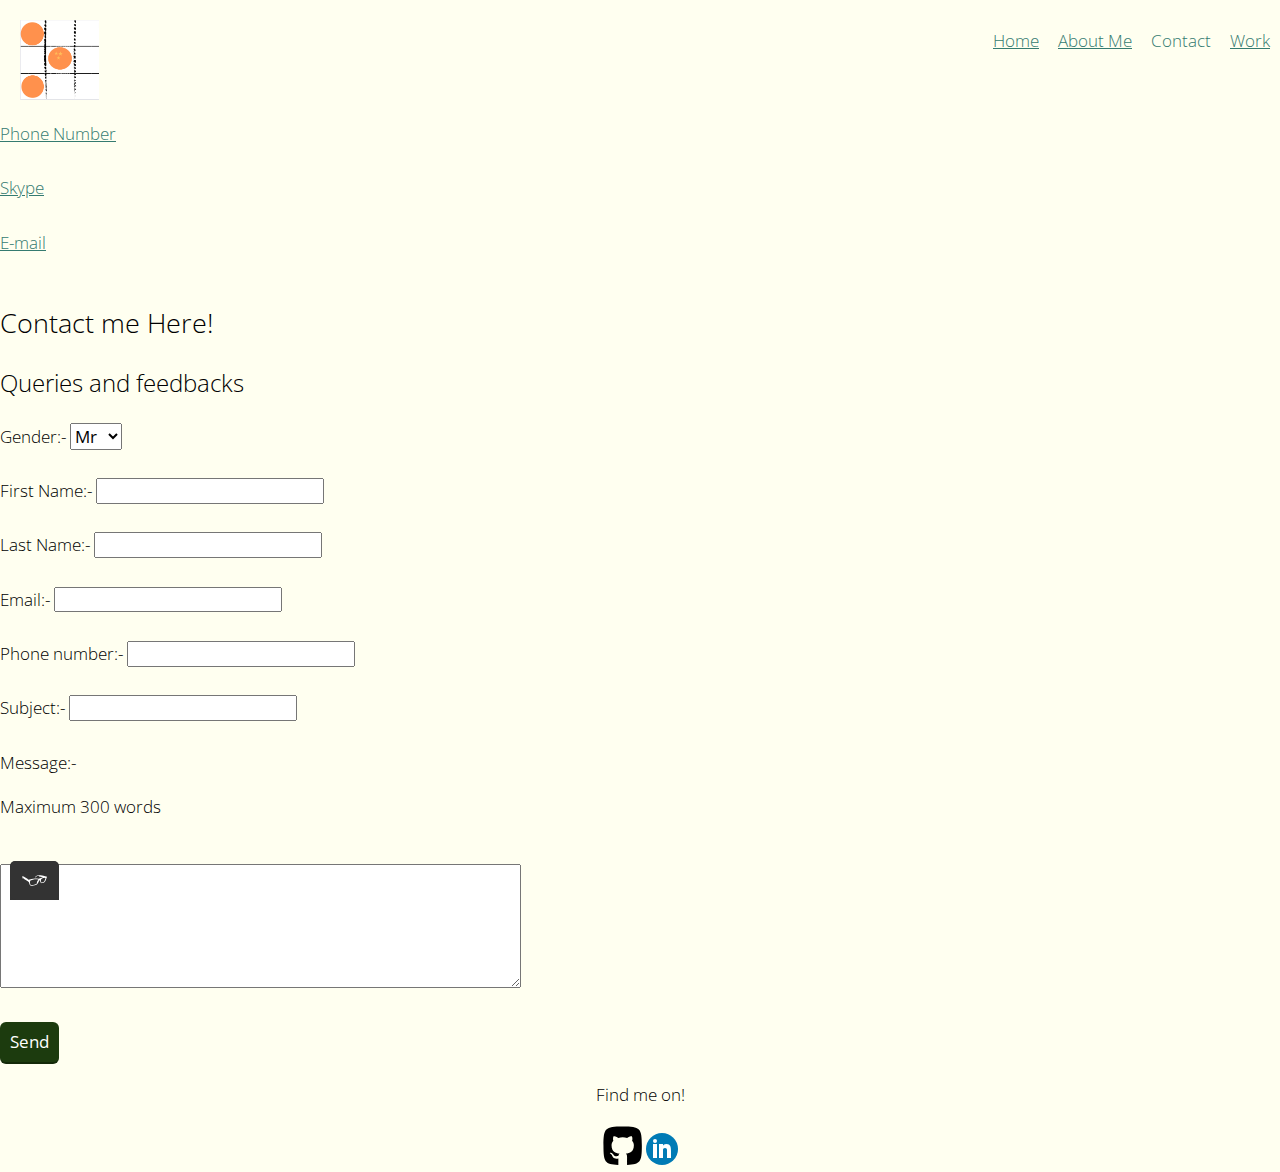
<file: contact.html>
<!DOCTYPE html>
<html lang="en">
<head>
  <meta charset="utf-8">
  <meta name="viewport" content="width=device-width, initial-scale=1">
  <link rel="shortcut icon" type="img/png" href="img/favicon-32x32.png">
  <link rel="preconnect" href="https://fonts.googleapis.com">
  <link rel="preconnect" href="https://fonts.gstatic.com" crossorigin>
  <link href="https://fonts.googleapis.com/css2?family=Open+Sans:wght@300&display=swap" rel="stylesheet">
  <link rel="stylesheet" type="text/css" href="css/normalize.css">
  <link rel="stylesheet" type="text/css" href="css/style.production.css">
<title>Conatct</title>
</head>
<body>
  <header  class="page-header">
    <a href="index.html">
            <img alt="Qries" src="img/Brahmslogo.png" class ="logo">
         </a>
       <!-- <img src="img/Brahmslogo.png" alt="logo" class="logo">  add logo later on -->
      <nav class="main-navigation page-header__item">
        <ul role="menubar" class="navigation-list">
          <li role="presentation">
            <a href="index.html" role="menuitem" class="navigation-list__item">Home</a>
          </li>
          <li role="presentation">
            <a href="about.html" role="menuitem" class="navigation-list__item">About Me</a>
          </li>
          <li role="presentation">
            <a href="contact.html" role="menuitem" class="navigation-list__item navigation-list__item--active">Contact</a>
          </li>
          <li role="presentation">
              <a href="work.html" role="menuitem" class="navigation-list__item">Work</a>
           </li>
        </ul>
      </nav>
  </header>
  <main>
    <a href="tel:+4915735259153" class="contact_option">Phone Number</a>
    <br><br>
    <a href="https://join.skype.com/invite/Oy082RGXA7qZ" target="_blank" class="contact_option">Skype</a>
    <br><br>
    <a href="mailto:brahmdeepbains123@gmail.com" target="_blank" class="contact_option">E-mail</a>
    <br><br>
    </main>
    <h1>Contact me Here!</h1>
    <h2>Queries and feedbacks</h2>
         <form action="/login-form-action" method="post">
                   <label for="gender">Gender:-</label>
                   <select name="gender" id="gender">
                     <option value="Mr">Mr</option>
                     <option value="Ms">Ms</option>
                     <option value="Mrs">Mrs</option>
                     <option value="-">-</option>
                    </select>
        <br><br>
            <label for="firstname">First Name:-</label>
            <input required type="Text" id="firstname" name="first Name">
        <br><br>
           <label for="lastname">Last Name:-</label>
           <input required type="text" id="lastname" Name="last Name">
        <br><br>
          <label for="email">Email:-</label>
          <input required type="text" id="email" name="email">
        <br><br>
        <label for="tel">Phone number:-</label>
        <input type="tel" id="tel" name="tel">
        <br><br>
          <label for="subject">Subject:-</label>
          <input required type="text" id="subject" name="subject">
        <br><br>
          <label for="message">Message:-</label><p>Maximum 300 words</p>
          <br>
          <textarea id="message" name="message" rows="6" cols="50" maxlength="300"></textarea>
        <br><br>
        <button type="submit">Send</button>
    </form>
    <footer class="page-footer">
      <p> Find me on!</p>
      <div class="social-media">
      <a href="https://github.com/BrahmBE3"><img src="img/4747499_github_icon.svg" alt="githublink"></a>
      <a href="https://www.linkedin.com/in/brahmdeep-singh-8a55a6210/"><img src="img/317750_linkedin_icon.svg" alt="linkedinlink"></a>

    </div>
    </footer>
    <script src="js/tota11y.min.js"></script>
    </body>
    </html>
</file>
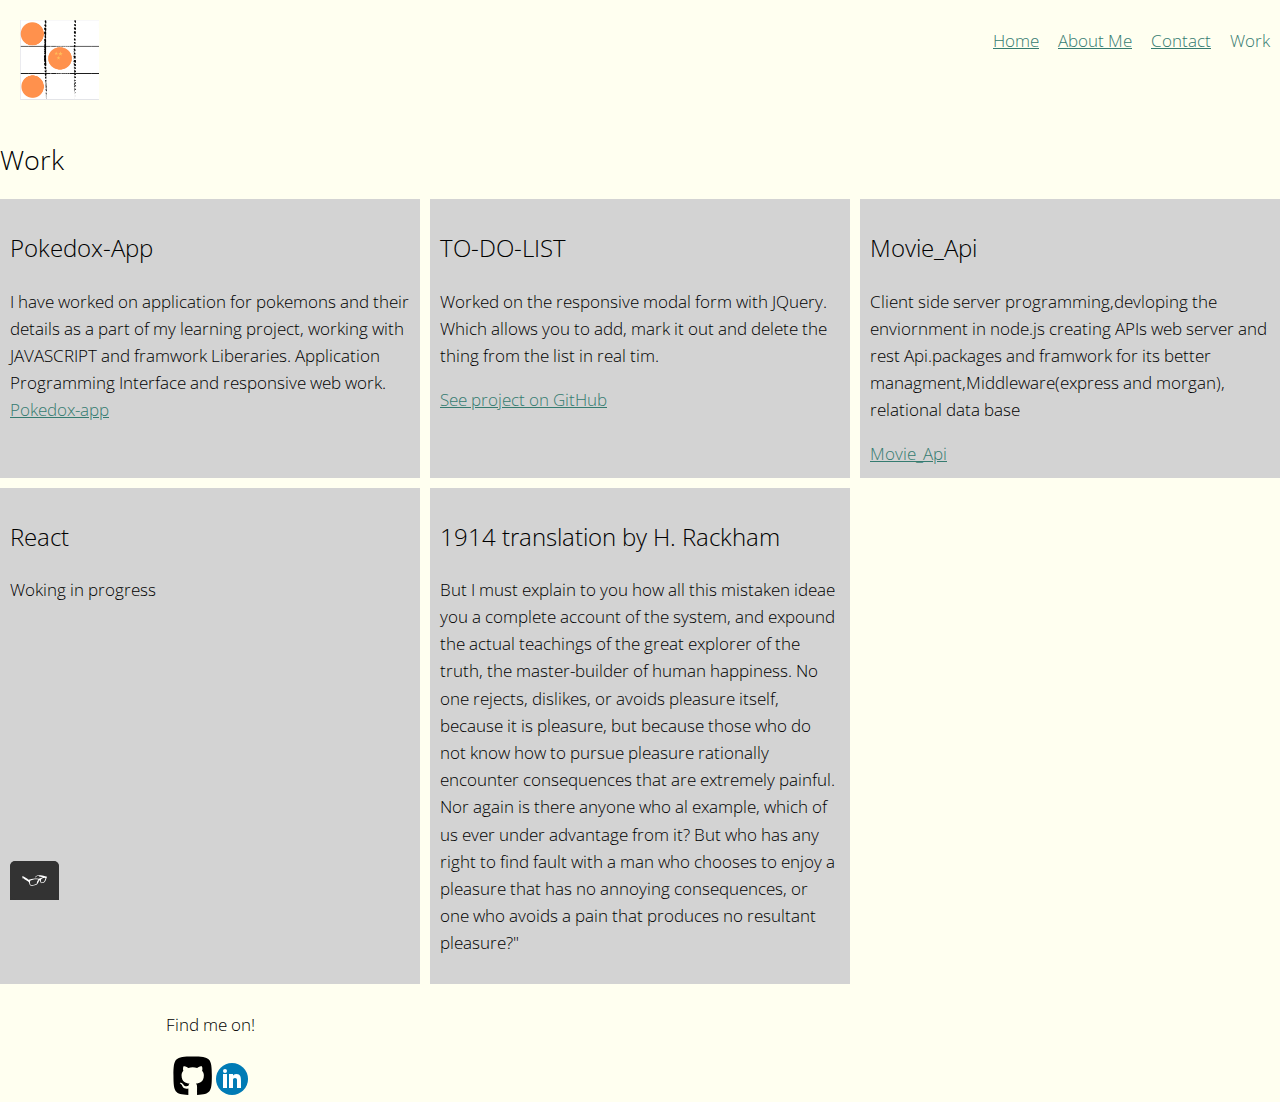
<file: work.html>
<!DOCTYPE html>
<html lang="en">
<head>
  <meta charset="utf-8">
  <meta name="viewport" content="width=device-width, initial-scale=1">
  <link rel="shortcut icon" type="img/png" href="img/favicon-32x32.png">
  <link rel="preconnect" href="https://fonts.googleapis.com">
<link rel="preconnect" href="https://fonts.gstatic.com" crossorigin>
<link href="https://fonts.googleapis.com/css2?family=Open+Sans:wght@300&display=swap" rel="stylesheet">
  <link rel="stylesheet" type="text/css" href="css/normalize.css">
  <link rel="stylesheet" type="text/css" href="css/style.production.css">
<title>Brahmdeep Singh's Portfoilio</title>
</head>
<body>
  <header  class="page-header">
    <a href="index.html">
            <img alt="Qries" src="img/Brahmslogo.png" class ="logo">
         </a>
    <!-- <img src="img/Brahmslogo.png" alt="logo" class="logo">  add logo later on -->
    <nav class="main-navigation page-header__item">
      <ul role="menubar" class="navigation-list">
        <li role="presentation">
          <a href="index.html" role="menuitem" class="navigation-list__item">Home</a>
        </li>
        <li role="presentation">
          <a href="about.html" role="menuitem" class="navigation-list__item">About Me</a>
        </li>
        <li role="presentation">
          <a href="contact.html" role="menuitem" class="navigation-list__item">Contact</a>
        </li>
        <li role="presentation">
            <a href="work.html" role="menuitem" class="navigation-list__item navigation-list__item--active">Work</a>
         </li>
      </ul>
    </nav>
  </header>
<h1>Work</h1>
   <div class="grid">
      <!-- Grid items will live here -->
      <div class="grid__item">
        <h2>Pokedox-App</h2>
    <p>I have worked on application for pokemons and their details as a part of my learning project, working with JAVASCRIPT and framwork Liberaries.  Application Programming Interface and responsive web work.
    <a href="https://github.com/BrahmBE3/simplejsapp">Pokedox-app</a></p>
   </div>
   <div class="grid__item">
   <h2>TO-DO-LIST</h2>
   <p>
     Worked on the  responsive modal form with JQuery. Which allows you to add, mark it out and delete the thing from the list in real tim.
   </p>
   <a href="https://github.com/BrahmBE3/To-do-list-app">See project on GitHub</a>
 </div>
 <div class="grid__item">
   <h2>Movie_Api</h2>
   <p>Client side server programming,devloping the enviornment in node.js creating APIs web server and rest Api.packages and framwork for its better managment,Middleware(express and morgan), relational data base </p>
    <a href="https://github.com/BrahmBE3/movie_api">Movie_Api</a>
  </div>
 <div class="grid__item">
   <h2>React</h2>
   <p>Woking in progress</p>
 </div>
 <div class="grid__item">
   <h2>1914 translation by H. Rackham</h2>
   <p>But I must explain to you how all this mistaken ideae you a complete account of the system, and expound the actual teachings of the great explorer of the truth, the master-builder of human happiness. No one rejects, dislikes, or avoids pleasure itself, because it is pleasure, but because those who do not know how to pursue pleasure rationally encounter consequences that are extremely painful. Nor again is there anyone who al example, which of us ever under advantage from it? But who has any right to find fault with a man who chooses to enjoy a pleasure that has no annoying consequences, or one who avoids a pain that produces no resultant pleasure?"</p>
</div>
<br>
<footer class="page-footer">
  <p> Find me on!</p>
  <div class="social-media">
  <a href="https://github.com/BrahmBE3"><img src="img/4747499_github_icon.svg" alt="githublink"></a>
  <a href="https://www.linkedin.com/in/brahmdeep-singh-8a55a6210/"><img src="img/317750_linkedin_icon.svg" alt="linkedinlink"></a>

</div>
</footer>
</div>
<script src="js/tota11y.min.js"></script>
</body>
</file>
<file: css/style.production.css>
/*
* Prefixed by https://autoprefixer.github.io
* PostCSS: v8.3.6,
* Autoprefixer: v10.3.1
* Browsers: last 4 version
*/


 body {
  font-family: 'Open Sans', sans-serif;
   font-weight: 100;
   font-size: 17px;
   line-height: 1.6;
   background-color: #FFFFF0;
}
 h1 {
  font-size: 27px;
  font-weight: 100;
}

h2 {
  font-size: 24px;
  font-weight: 100;
}
p {
  font-size: 17px;
  font-weight: 100;
}

/*Button*/
button{
  border: none;
  font-family: inherit;
  background-color: #1c3b0e;
  color: white;
  text-decoration: none;
  padding: 10px;
  border-radius: 6px;
  border-bottom: 2px solid rgba(0, 0, 0, 0.3);
}

button:hover, button:focus {
  cursor: pointer;
  opacity: 0.6;
}
.button__secondary {
  background-color: #1c3b0e;
  color: #E8EBE6;
}

a:visited{
  color:#FF6347;
}
  a:hover{
  color:#808000;
}

a:active{
  color:#FFFF00;
}

* {
  -webkit-box-sizing: border-box;
          box-sizing: border-box;
}

/* navigation bar*/
.navigation-list__item--active {
  text-decoration: none;
}


.profile {
  max-width: 700px;
  margin: 0 auto;
}

.profile__portrait {
  float: left;
  width: 250px;
  height: auto;
  margin-right: 50px;
  border-radius: 50%
  }

.page-footer {
  clear: both;
  display: -webkit-box;
  display: -ms-flexbox;
  display: flex;
  -webkit-box-orient:vertical;
  -webkit-box-direction:normal;
      -ms-flex-direction:column;
          flex-direction:column;
  text-align:center;
}




.profile__text {
    -webkit-box-flex: 1;
        -ms-flex: 1 1 100px;
            flex: 1 1 100px;
    -ms-flex-positive: 1;
        flex-grow: 1;
    -ms-flex-negative: 1;
        flex-shrink: 1;
}

.page-header {
  display: -webkit-box;
  display: -ms-flexbox;
  display: flex;
  -webkit-box-flex: 1;
      -ms-flex-positive: 1;
          flex-grow: 1;
  -ms-flex-negative: 1;
      flex-shrink: 1;
  width: 100%;
  padding: 10px;
  text-align: center;

}

.page-header__item {
  -webkit-box-flex: 0;
      -ms-flex: 0 1 200px;
          flex: 0 1 200px;
}

.page-header__item:last-child {
  -webkit-box-flex: 1;
      -ms-flex-positive: 1;
          flex-grow: 1;
  text-align: right;
}

.navigation-list {
  list-style-type: none;
}

.navigation-list li {
  display: inline-block;
  margin-left: 15px;
}
/* grid*/
.grid {
    display: -ms-grid;
    display: grid;
    -ms-grid-columns: 1fr 10px 1fr 10px 1fr;
    grid-template-columns: 1fr 1fr 1fr;
    grid-gap: 10px;
  }

.grid__item {
  background-color: lightgray;
  display: inline-block;
  width: 33%;
}

/* end grid fallback */

.grid__item:last-child {
  -ms-grid-column: 3;
      grid-column-start: 3;
  -ms-grid-column-span: 0;
  grid-column-end: 3;
  -ms-grid-row: 1;
      grid-row-start: 1;
  -ms-grid-row-span: 2;
  grid-row-end: 3;
}

@media all and (max-width: 500px) {
  .grid {
    -ms-grid-columns: 1fr;
    grid-template-columns: 1fr;
  }
}
@media all and (min-width: 500px) and (max-width: 750px){
  .grid {
    -ms-grid-columns: 1fr 10px 1fr;
    grid-template-columns: 1fr 1fr;
  }
}
@media all and (max-width: 750px) {
  .grid {
    grid-gap: 10px;
  }
  .grid__item:last-child {
    grid-column: auto / auto;
    grid-row: auto / auto;
  }
  h1 {
    font-size: 22px;
  }
}


 .grid__item {
   background-color: lightgray;
   width: auto;
   min-height: auto;
   margin: 0;
   padding: 10px;
 }

.logo{
  -webkit-box-flex: 0;
      -ms-flex: 0 0 auto;
          flex: 0 0 auto;
  float: left;
  max-width: 300px;
  max-height: 100px;
  margin: auto;
  padding: 10px;
}
.button{
  border: none;
  font-family: inherit;
  background-color: #167F45 ;
  color: white;
  text-decoration: none;
  padding: 10px;
  border-radius: 6px;
  border-bottom: 2px;
  opacity: 0.8;
}
button:hover,
button:focus,
.button:hover,
.button:focus {
  cursor: pointer;
  -webkit-transition-duration: 0.9s;
       -o-transition-duration: 0.9s;
          transition-duration: 0.9s;
  -webkit-transition-property: opacity;
  -o-transition-property: opacity;
  transition-property: opacity;
  opacity: 0.5;
}
@-webkit-keyframes color-change {
  0% {
    fill: #edc655;
  }
  50% {
    fill: #fcffad;
  }
  100% {
    fill: #f76414;
  }
}
@keyframes color-change {
  0% {
    fill: #edc655;
  }
  50% {
    fill: #fcffad;
  }
  100% {
    fill: #f76414;
  }
}
.sun {
    -webkit-animation: 10s color-change infinite alternate linear;
            animation: 10s color-change infinite alternate linear;
  }

@-webkit-keyframes cloud-move {
  from {
    -webkit-transform: translate(0, 50px);
            transform: translate(0, 50px);

  }
  to {
    -webkit-transform: translate(200px, 50px);
            transform: translate(200px, 50px);

  }
}

@keyframes cloud-move {
  from {
    -webkit-transform: translate(0, 50px);
            transform: translate(0, 50px);

  }
  to {
    -webkit-transform: translate(200px, 50px);
            transform: translate(200px, 50px);

  }
}
.cloud-front {
  -webkit-animation-duration: 30s;
          animation-duration: 30s;
  -webkit-animation-name: cloud-move;
          animation-name: cloud-move;
  -webkit-animation-iteration-count: infinite;
          animation-iteration-count: infinite;
  -webkit-animation-direction: alternate;
          animation-direction: alternate;
  -webkit-animation-timing-function: linear;
          animation-timing-function: linear;

}
@-webkit-keyframes cloud-move-reverse {
  from {
    -webkit-transform: translate(446px, 48px);
            transform: translate(446px, 48px);
  }
  to {
    -webkit-transform: translate(100px, 48px);
            transform: translate(100px, 48px);
  }
}
@keyframes cloud-move-reverse {
  from {
    -webkit-transform: translate(446px, 48px);
            transform: translate(446px, 48px);
  }
  to {
    -webkit-transform: translate(100px, 48px);
            transform: translate(100px, 48px);
  }
}
.cloud-back {
  -webkit-animation: 34s cloud-move-reverse infinite alternate linear;
          animation: 34s cloud-move-reverse infinite alternate linear;

}

.navigation-list {
  list-style-type: none;
}

    li {
    display: inline-block;
    margin-left: 15px;
  }

    .navigation-list__item--active {
      text-decoration: none;
    }


%button-shared {
  border: none;
  display: inline-block;
  font-family: inherit;
  color: white;
  text-decoration: none;
  padding: 10px;
  border-radius: 3px;
  -webkit-transition: 0.2s opacity;
  -o-transition: 0.2s opacity;
  transition: 0.2s opacity;
  border-bottom: 2px solid rgba(0, 0, 0, 0.3);
}
.button {
  @extend %button-shared;
  background-color: $primary-color;
}
a {
  color: #357b70;
}
.about-me {
  text-align: center;
}
#about-table{
  margin-left: auto;
  margin-right: auto;
}
</file>
